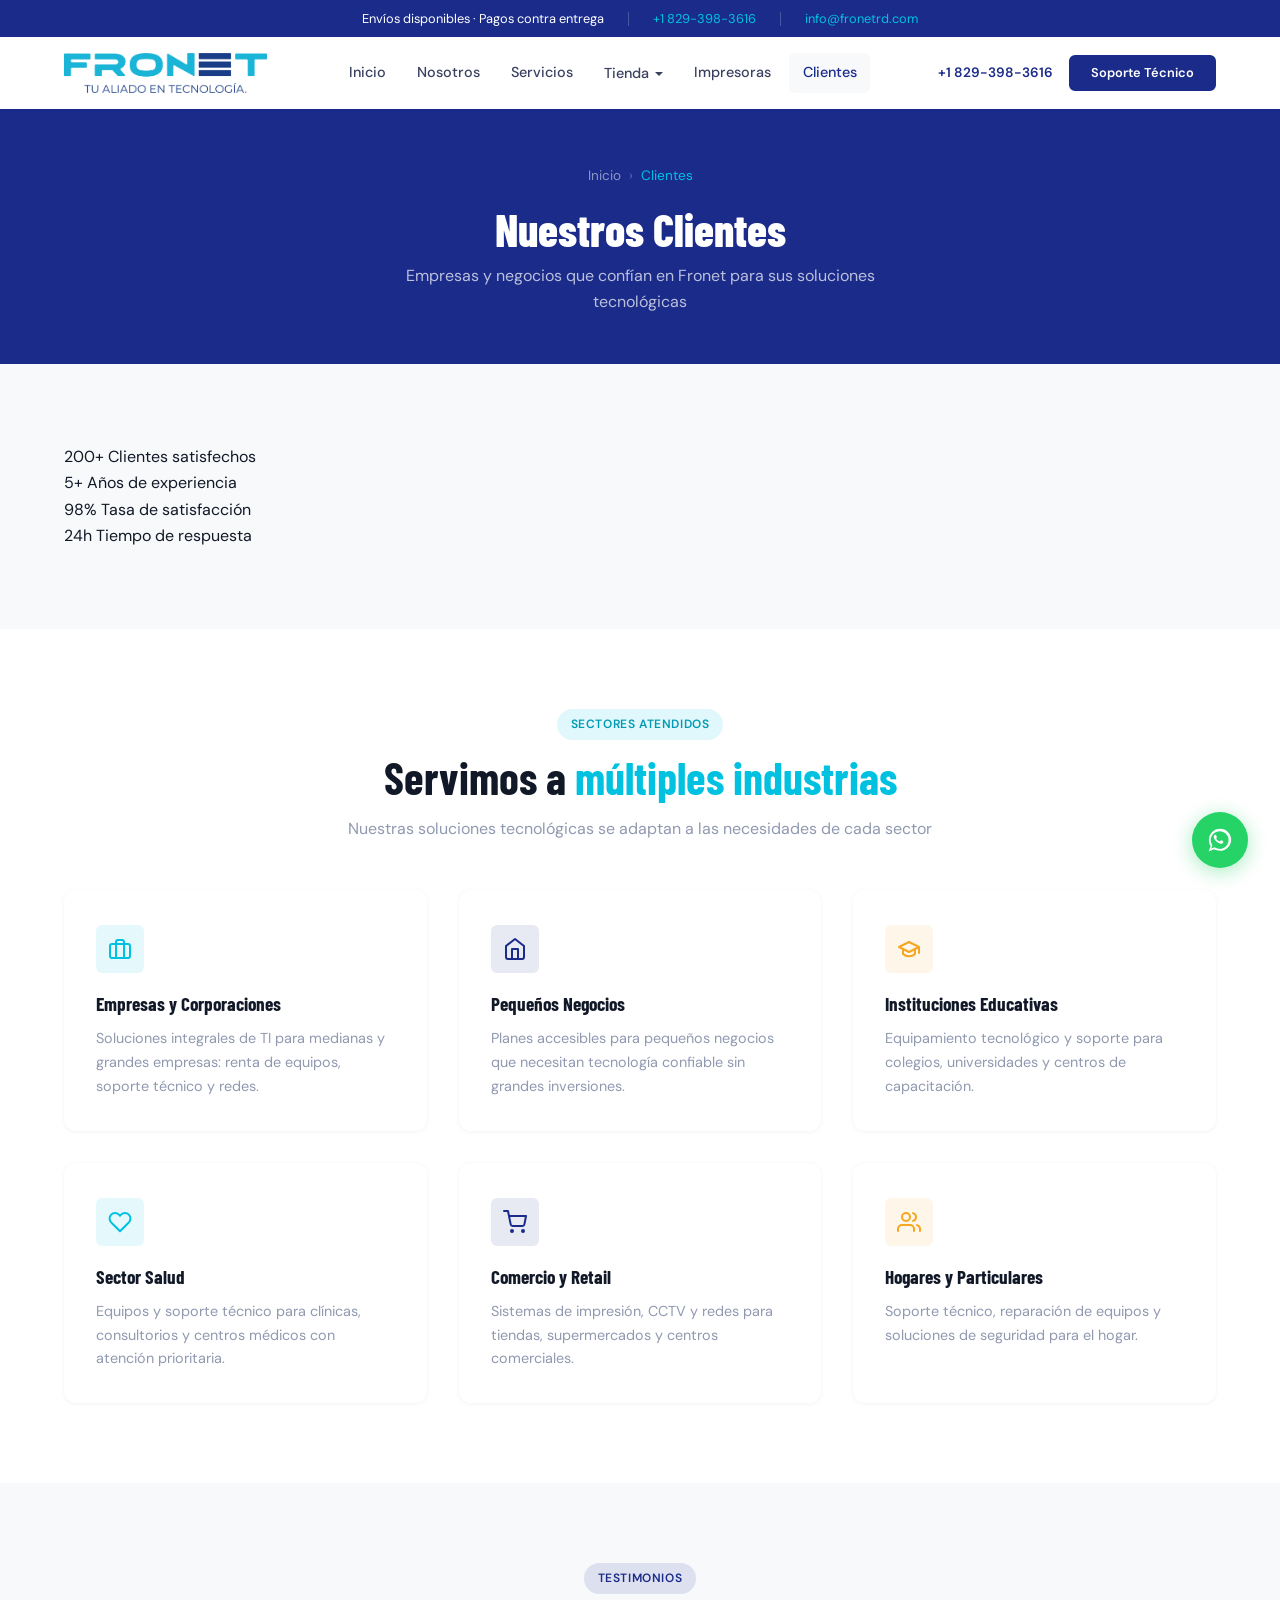
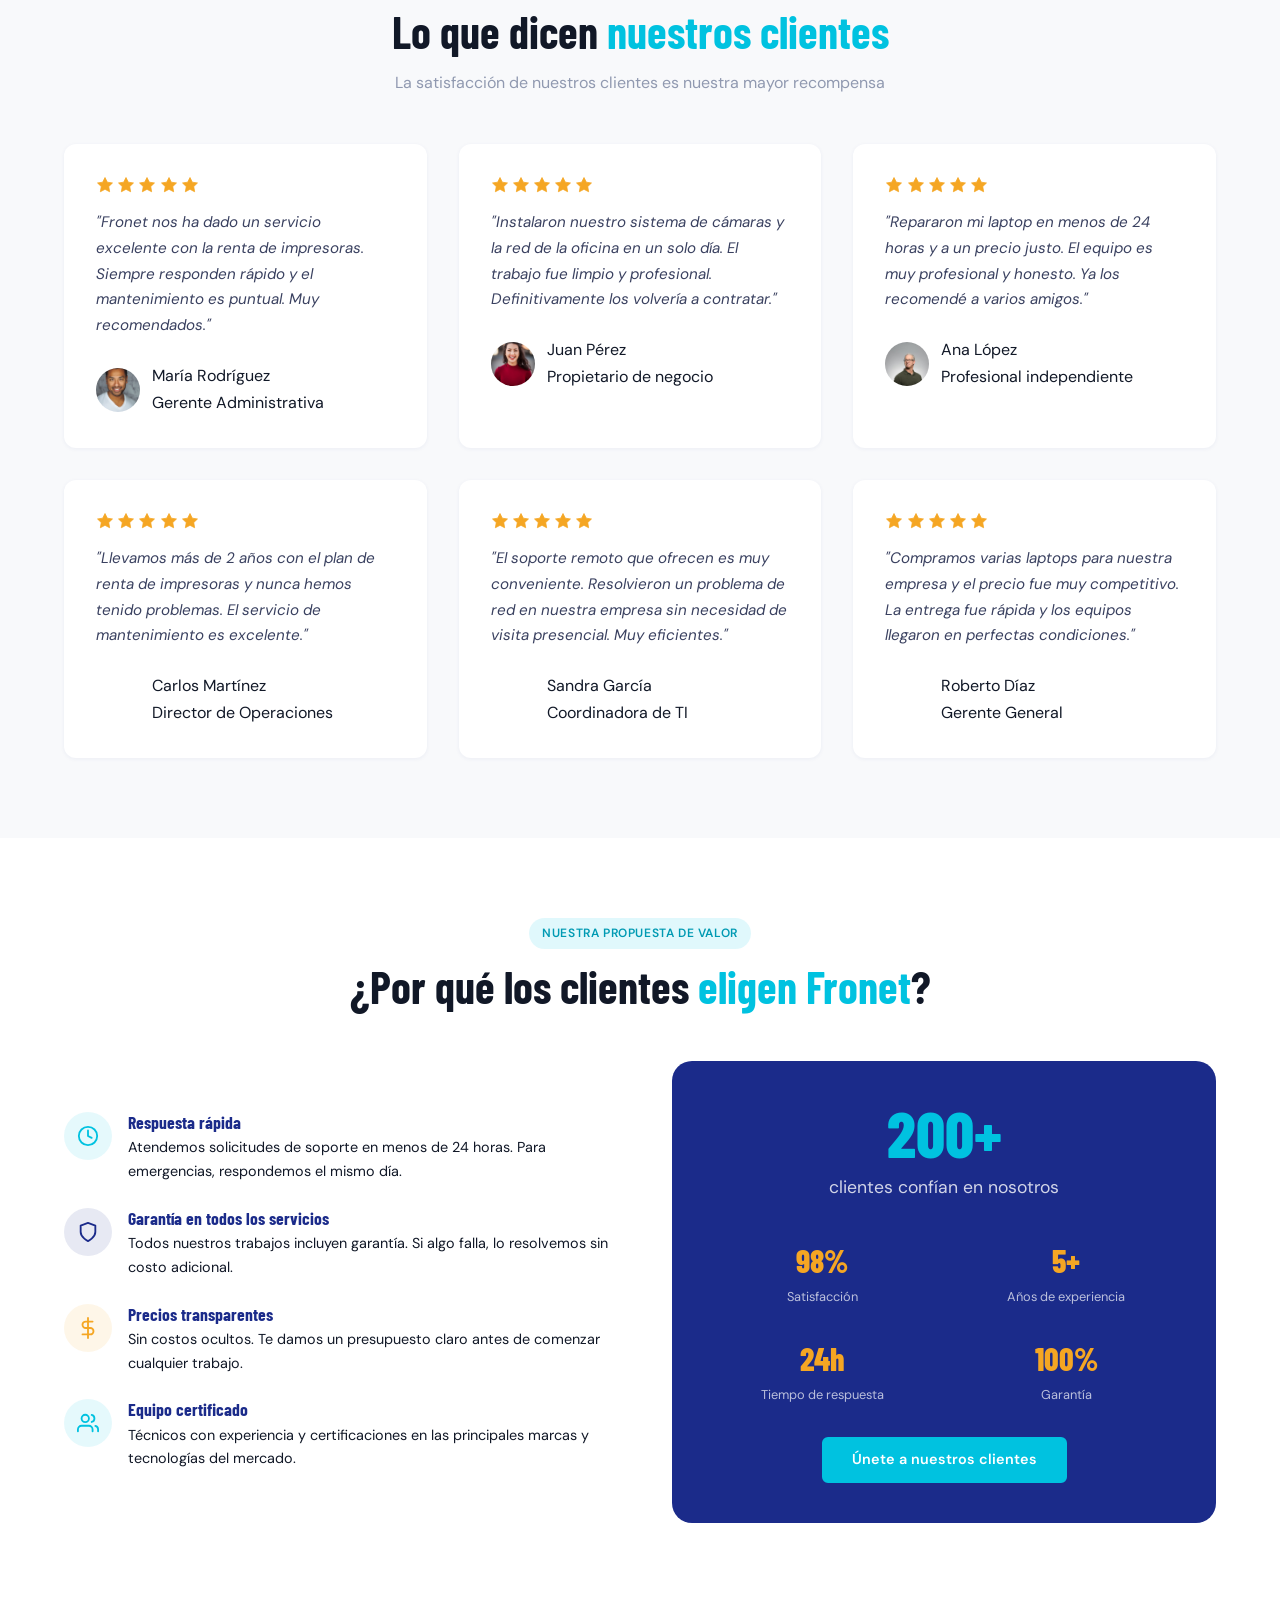
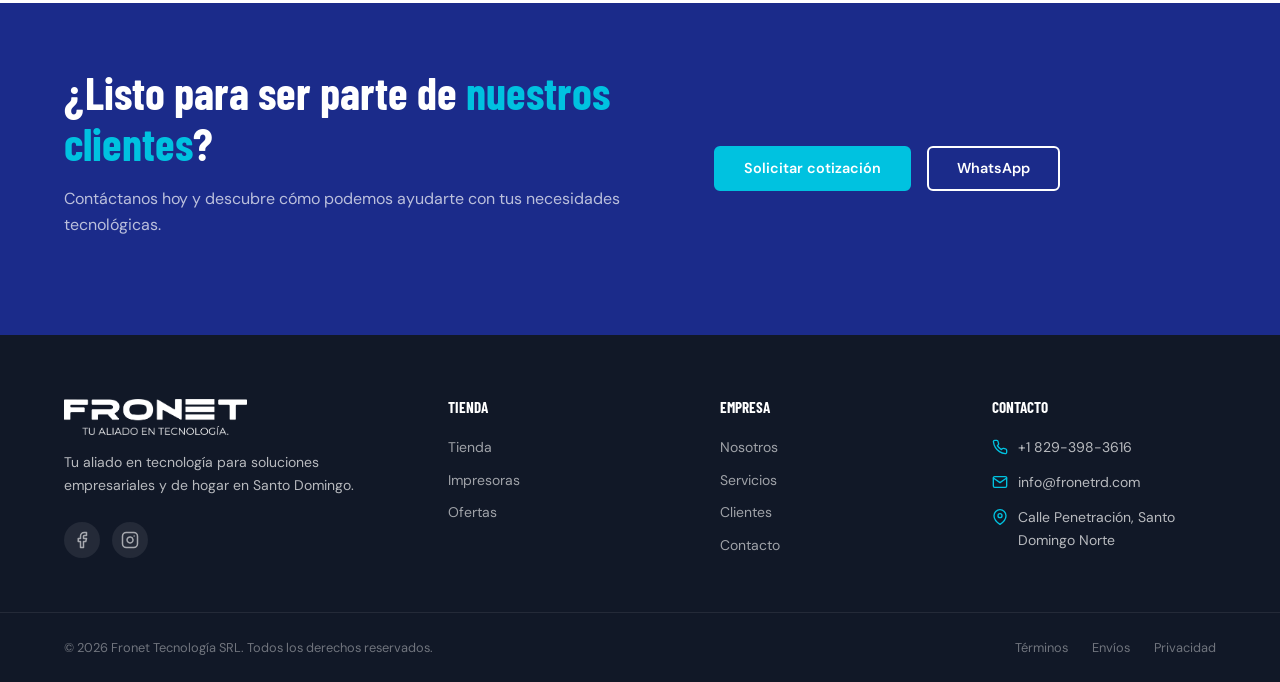
<file: clientes.html>
﻿<!DOCTYPE html>
<html lang="es">
<head>
  <meta charset="UTF-8" />
  <meta name="viewport" content="width=device-width, initial-scale=1.0" />
  <title>Clientes | Fronet Tecnología SRL — Casos de Éxito en Santo Domingo</title>
  <meta name="description" content="Conoce a los clientes que confían en Fronet Tecnología SRL para sus soluciones tecnológicas en Santo Domingo. Testimonios y casos de éxito." />
  <link rel="canonical" href="https://www.fronetrd.com/clientes.html" />
  <meta property="og:title" content="Clientes | Fronet Tecnología SRL" />
  <meta property="og:description" content="Empresas y negocios que confían en Fronet para sus soluciones tecnológicas en Santo Domingo." />
  <meta property="og:image" content="https://www.fronetrd.com/assets/img/og-image.jpg" />
  <meta property="og:locale" content="es_DO" />
  <meta property="og:type" content="website" />
  <meta property="og:url" content="https://www.fronetrd.com/clientes.html" />
  <link rel="preconnect" href="https://fonts.googleapis.com" />
  <link rel="preconnect" href="https://fonts.gstatic.com" crossorigin />
  <link href="https://fonts.googleapis.com/css2?family=Barlow+Condensed:wght@600;700;800&family=DM+Sans:wght@400;500;600&display=swap" rel="stylesheet" />
  <link rel="icon" type="image/svg+xml" href="assets/img/favicon.svg" />
  <link rel="stylesheet" href="assets/css/main.css" />
  <link rel="stylesheet" href="assets/css/components.css" />
</head>
<body>

  <div class="announcement-bar">
    <div class="container">
      <span>Envíos disponibles · Pagos contra entrega</span>
      <span class="announcement-bar__divider"></span>
      <a href="tel:+18293983616">+1 829-398-3616</a>
      <span class="announcement-bar__divider"></span>
      <a href="mailto:info@fronetrd.com">info@fronetrd.com</a>
    </div>
  </div>

  <nav class="navbar" id="navbar" aria-label="Navegación principal">
    <div class="container">
      <a href="index.html" class="navbar__logo" aria-label="Inicio Fronet">
        <img src="assets/img/logo-fronet.png" alt="Logo de Fronet Tecnología SRL" />
      </a>
      <div class="navbar__nav">
        <a class="navbar__link" href="index.html">Inicio</a>
        <a class="navbar__link" href="nosotros.html">Nosotros</a>
        <a class="navbar__link" href="servicios.html">Servicios</a>
        <div class="navbar__dropdown">
          <a class="navbar__link" href="tienda.html">Tienda</a>
          <div class="navbar__dropdown-menu">
            <a href="tienda.html">Tienda</a>
            <a href="impresoras.html">Impresoras</a>
            <a href="ofertas.html">Ofertas</a>
          </div>
        </div>
        <a class="navbar__link" href="impresoras.html">Impresoras</a>
        <a class="navbar__link active" href="clientes.html">Clientes</a>
      </div>
      <div class="navbar__actions">
        <a class="navbar__phone" href="tel:+18293983616">+1 829-398-3616</a>
        <a class="btn btn--primary btn--sm" href="soporte.html">Soporte Técnico</a>
        <button class="navbar__toggle" id="navToggle" aria-label="Abrir menú" aria-expanded="false">
          <span></span><span></span><span></span>
        </button>
      </div>
    </div>
  </nav>

  <div class="mobile-nav" id="mobileNav" aria-hidden="true">
    <button class="mobile-nav__close" id="navClose" aria-label="Cerrar menú">✕</button>
    <a class="mobile-nav__link" href="index.html">Inicio</a>
    <a class="mobile-nav__link" href="nosotros.html">Nosotros</a>
    <a class="mobile-nav__link" href="servicios.html">Servicios</a>
    <a class="mobile-nav__link" href="tienda.html">Tienda</a>
    <a class="mobile-nav__link" href="impresoras.html">Impresoras</a>
    <a class="mobile-nav__link" href="ofertas.html">Ofertas</a>
    <a class="mobile-nav__link active" href="clientes.html">Clientes</a>
    <a class="mobile-nav__link" href="contacto.html">Contacto</a>
    <div class="mobile-nav__actions">
      <a class="btn btn--primary" href="soporte.html">Soporte Técnico</a>
      <a class="btn btn--whatsapp" href="https://wa.me/18293983616" target="_blank" rel="noopener">WhatsApp</a>
    </div>
  </div>

  <main>

    <section class="page-hero">
      <div class="container">
        <nav class="breadcrumb" aria-label="Ruta de navegación">
          <a href="index.html">Inicio</a>
          <span aria-hidden="true">›</span>
          <span class="current">Clientes</span>
        </nav>
        <h1>Nuestros Clientes</h1>
        <p>Empresas y negocios que confían en Fronet para sus soluciones tecnológicas</p>
      </div>
    </section>

    <!-- STATS -->
    <section class="section bg-gray-50">
      <div class="container">
        <div class="stats-grid fade-up">
          <div class="stat-item">
            <span class="stat-item__number">200+</span>
            <span class="stat-item__label">Clientes satisfechos</span>
          </div>
          <div class="stat-item">
            <span class="stat-item__number">5+</span>
            <span class="stat-item__label">Años de experiencia</span>
          </div>
          <div class="stat-item">
            <span class="stat-item__number">98%</span>
            <span class="stat-item__label">Tasa de satisfacción</span>
          </div>
          <div class="stat-item">
            <span class="stat-item__number">24h</span>
            <span class="stat-item__label">Tiempo de respuesta</span>
          </div>
        </div>
      </div>
    </section>

    <!-- SECTORES -->
    <section class="section" id="sectores">
      <div class="container">
        <div class="section-header fade-up">
          <span class="tag tag--cyan">Sectores atendidos</span>
          <h2>Servimos a <span>múltiples industrias</span></h2>
          <p>Nuestras soluciones tecnológicas se adaptan a las necesidades de cada sector</p>
        </div>
        <div class="grid-3">

          <article class="service-card fade-up" data-delay="1">
            <div class="service-card__icon" style="background:rgba(0,194,224,0.1); color:var(--cyan);">
              <svg xmlns="http://www.w3.org/2000/svg" width="24" height="24" viewBox="0 0 24 24" fill="none" stroke="currentColor" stroke-width="2" stroke-linecap="round" stroke-linejoin="round" aria-hidden="true"><rect x="2" y="7" width="20" height="14" rx="2" ry="2"/><path d="M16 21V5a2 2 0 0 0-2-2h-4a2 2 0 0 0-2 2v16"/></svg>
            </div>
            <h3>Empresas y Corporaciones</h3>
            <p>Soluciones integrales de TI para medianas y grandes empresas: renta de equipos, soporte técnico y redes.</p>
          </article>

          <article class="service-card fade-up" data-delay="2">
            <div class="service-card__icon" style="background:rgba(27,43,138,0.1); color:var(--navy);">
              <svg xmlns="http://www.w3.org/2000/svg" width="24" height="24" viewBox="0 0 24 24" fill="none" stroke="currentColor" stroke-width="2" stroke-linecap="round" stroke-linejoin="round" aria-hidden="true"><path d="M3 9l9-7 9 7v11a2 2 0 0 1-2 2H5a2 2 0 0 1-2-2z"/><polyline points="9 22 9 12 15 12 15 22"/></svg>
            </div>
            <h3>Pequeños Negocios</h3>
            <p>Planes accesibles para pequeños negocios que necesitan tecnología confiable sin grandes inversiones.</p>
          </article>

          <article class="service-card fade-up" data-delay="3">
            <div class="service-card__icon" style="background:rgba(245,166,35,0.1); color:var(--gold);">
              <svg xmlns="http://www.w3.org/2000/svg" width="24" height="24" viewBox="0 0 24 24" fill="none" stroke="currentColor" stroke-width="2" stroke-linecap="round" stroke-linejoin="round" aria-hidden="true"><path d="M22 10v6M2 10l10-5 10 5-10 5z"/><path d="M6 12v5c3 3 9 3 12 0v-5"/></svg>
            </div>
            <h3>Instituciones Educativas</h3>
            <p>Equipamiento tecnológico y soporte para colegios, universidades y centros de capacitación.</p>
          </article>

          <article class="service-card fade-up" data-delay="1">
            <div class="service-card__icon" style="background:rgba(0,194,224,0.1); color:var(--cyan);">
              <svg xmlns="http://www.w3.org/2000/svg" width="24" height="24" viewBox="0 0 24 24" fill="none" stroke="currentColor" stroke-width="2" stroke-linecap="round" stroke-linejoin="round" aria-hidden="true"><path d="M20.84 4.61a5.5 5.5 0 0 0-7.78 0L12 5.67l-1.06-1.06a5.5 5.5 0 0 0-7.78 7.78l1.06 1.06L12 21.23l7.78-7.78 1.06-1.06a5.5 5.5 0 0 0 0-7.78z"/></svg>
            </div>
            <h3>Sector Salud</h3>
            <p>Equipos y soporte técnico para clínicas, consultorios y centros médicos con atención prioritaria.</p>
          </article>

          <article class="service-card fade-up" data-delay="2">
            <div class="service-card__icon" style="background:rgba(27,43,138,0.1); color:var(--navy);">
              <svg xmlns="http://www.w3.org/2000/svg" width="24" height="24" viewBox="0 0 24 24" fill="none" stroke="currentColor" stroke-width="2" stroke-linecap="round" stroke-linejoin="round" aria-hidden="true"><circle cx="9" cy="21" r="1"/><circle cx="20" cy="21" r="1"/><path d="M1 1h4l2.68 13.39a2 2 0 0 0 2 1.61h9.72a2 2 0 0 0 2-1.61L23 6H6"/></svg>
            </div>
            <h3>Comercio y Retail</h3>
            <p>Sistemas de impresión, CCTV y redes para tiendas, supermercados y centros comerciales.</p>
          </article>

          <article class="service-card fade-up" data-delay="3">
            <div class="service-card__icon" style="background:rgba(245,166,35,0.1); color:var(--gold);">
              <svg xmlns="http://www.w3.org/2000/svg" width="24" height="24" viewBox="0 0 24 24" fill="none" stroke="currentColor" stroke-width="2" stroke-linecap="round" stroke-linejoin="round" aria-hidden="true"><path d="M17 21v-2a4 4 0 0 0-4-4H5a4 4 0 0 0-4 4v2"/><circle cx="9" cy="7" r="4"/><path d="M23 21v-2a4 4 0 0 0-3-3.87"/><path d="M16 3.13a4 4 0 0 1 0 7.75"/></svg>
            </div>
            <h3>Hogares y Particulares</h3>
            <p>Soporte técnico, reparación de equipos y soluciones de seguridad para el hogar.</p>
          </article>

        </div>
      </div>
    </section>

    <!-- TESTIMONIOS -->
    <section class="section bg-gray-50" id="testimonios">
      <div class="container">
        <div class="section-header fade-up">
          <span class="tag tag--navy">Testimonios</span>
          <h2>Lo que dicen <span>nuestros clientes</span></h2>
          <p>La satisfacción de nuestros clientes es nuestra mayor recompensa</p>
        </div>
        <div class="grid-3">

          <article class="testimonial-card fade-up" data-delay="1">
            <div class="testimonial-card__stars" aria-label="5 estrellas">
              <svg xmlns="http://www.w3.org/2000/svg" width="16" height="16" viewBox="0 0 24 24" fill="var(--gold)" stroke="var(--gold)" stroke-width="1" aria-hidden="true"><polygon points="12 2 15.09 8.26 22 9.27 17 14.14 18.18 21.02 12 17.77 5.82 21.02 7 14.14 2 9.27 8.91 8.26 12 2"/></svg>
              <svg xmlns="http://www.w3.org/2000/svg" width="16" height="16" viewBox="0 0 24 24" fill="var(--gold)" stroke="var(--gold)" stroke-width="1" aria-hidden="true"><polygon points="12 2 15.09 8.26 22 9.27 17 14.14 18.18 21.02 12 17.77 5.82 21.02 7 14.14 2 9.27 8.91 8.26 12 2"/></svg>
              <svg xmlns="http://www.w3.org/2000/svg" width="16" height="16" viewBox="0 0 24 24" fill="var(--gold)" stroke="var(--gold)" stroke-width="1" aria-hidden="true"><polygon points="12 2 15.09 8.26 22 9.27 17 14.14 18.18 21.02 12 17.77 5.82 21.02 7 14.14 2 9.27 8.91 8.26 12 2"/></svg>
              <svg xmlns="http://www.w3.org/2000/svg" width="16" height="16" viewBox="0 0 24 24" fill="var(--gold)" stroke="var(--gold)" stroke-width="1" aria-hidden="true"><polygon points="12 2 15.09 8.26 22 9.27 17 14.14 18.18 21.02 12 17.77 5.82 21.02 7 14.14 2 9.27 8.91 8.26 12 2"/></svg>
              <svg xmlns="http://www.w3.org/2000/svg" width="16" height="16" viewBox="0 0 24 24" fill="var(--gold)" stroke="var(--gold)" stroke-width="1" aria-hidden="true"><polygon points="12 2 15.09 8.26 22 9.27 17 14.14 18.18 21.02 12 17.77 5.82 21.02 7 14.14 2 9.27 8.91 8.26 12 2"/></svg>
            </div>
            <blockquote class="testimonial-card__text">"Fronet nos ha dado un servicio excelente con la renta de impresoras. Siempre responden rápido y el mantenimiento es puntual. Muy recomendados."</blockquote>
            <div class="testimonial-card__author">
              <img class="testimonial-card__avatar" src="assets/img/avatar-cliente-1.jpg" alt="Foto de María Rodríguez" loading="lazy" />
              <div>
                <div class="testimonial-card__name">María Rodríguez</div>
                <div class="testimonial-card__role">Gerente Administrativa</div>
              </div>
            </div>
          </article>

          <article class="testimonial-card fade-up" data-delay="2">
            <div class="testimonial-card__stars" aria-label="5 estrellas">
              <svg xmlns="http://www.w3.org/2000/svg" width="16" height="16" viewBox="0 0 24 24" fill="var(--gold)" stroke="var(--gold)" stroke-width="1" aria-hidden="true"><polygon points="12 2 15.09 8.26 22 9.27 17 14.14 18.18 21.02 12 17.77 5.82 21.02 7 14.14 2 9.27 8.91 8.26 12 2"/></svg>
              <svg xmlns="http://www.w3.org/2000/svg" width="16" height="16" viewBox="0 0 24 24" fill="var(--gold)" stroke="var(--gold)" stroke-width="1" aria-hidden="true"><polygon points="12 2 15.09 8.26 22 9.27 17 14.14 18.18 21.02 12 17.77 5.82 21.02 7 14.14 2 9.27 8.91 8.26 12 2"/></svg>
              <svg xmlns="http://www.w3.org/2000/svg" width="16" height="16" viewBox="0 0 24 24" fill="var(--gold)" stroke="var(--gold)" stroke-width="1" aria-hidden="true"><polygon points="12 2 15.09 8.26 22 9.27 17 14.14 18.18 21.02 12 17.77 5.82 21.02 7 14.14 2 9.27 8.91 8.26 12 2"/></svg>
              <svg xmlns="http://www.w3.org/2000/svg" width="16" height="16" viewBox="0 0 24 24" fill="var(--gold)" stroke="var(--gold)" stroke-width="1" aria-hidden="true"><polygon points="12 2 15.09 8.26 22 9.27 17 14.14 18.18 21.02 12 17.77 5.82 21.02 7 14.14 2 9.27 8.91 8.26 12 2"/></svg>
              <svg xmlns="http://www.w3.org/2000/svg" width="16" height="16" viewBox="0 0 24 24" fill="var(--gold)" stroke="var(--gold)" stroke-width="1" aria-hidden="true"><polygon points="12 2 15.09 8.26 22 9.27 17 14.14 18.18 21.02 12 17.77 5.82 21.02 7 14.14 2 9.27 8.91 8.26 12 2"/></svg>
            </div>
            <blockquote class="testimonial-card__text">"Instalaron nuestro sistema de cámaras y la red de la oficina en un solo día. El trabajo fue limpio y profesional. Definitivamente los volvería a contratar."</blockquote>
            <div class="testimonial-card__author">
              <img class="testimonial-card__avatar" src="assets/img/avatar-cliente-2.jpg" alt="Foto de Juan Pérez" loading="lazy" />
              <div>
                <div class="testimonial-card__name">Juan Pérez</div>
                <div class="testimonial-card__role">Propietario de negocio</div>
              </div>
            </div>
          </article>

          <article class="testimonial-card fade-up" data-delay="3">
            <div class="testimonial-card__stars" aria-label="5 estrellas">
              <svg xmlns="http://www.w3.org/2000/svg" width="16" height="16" viewBox="0 0 24 24" fill="var(--gold)" stroke="var(--gold)" stroke-width="1" aria-hidden="true"><polygon points="12 2 15.09 8.26 22 9.27 17 14.14 18.18 21.02 12 17.77 5.82 21.02 7 14.14 2 9.27 8.91 8.26 12 2"/></svg>
              <svg xmlns="http://www.w3.org/2000/svg" width="16" height="16" viewBox="0 0 24 24" fill="var(--gold)" stroke="var(--gold)" stroke-width="1" aria-hidden="true"><polygon points="12 2 15.09 8.26 22 9.27 17 14.14 18.18 21.02 12 17.77 5.82 21.02 7 14.14 2 9.27 8.91 8.26 12 2"/></svg>
              <svg xmlns="http://www.w3.org/2000/svg" width="16" height="16" viewBox="0 0 24 24" fill="var(--gold)" stroke="var(--gold)" stroke-width="1" aria-hidden="true"><polygon points="12 2 15.09 8.26 22 9.27 17 14.14 18.18 21.02 12 17.77 5.82 21.02 7 14.14 2 9.27 8.91 8.26 12 2"/></svg>
              <svg xmlns="http://www.w3.org/2000/svg" width="16" height="16" viewBox="0 0 24 24" fill="var(--gold)" stroke="var(--gold)" stroke-width="1" aria-hidden="true"><polygon points="12 2 15.09 8.26 22 9.27 17 14.14 18.18 21.02 12 17.77 5.82 21.02 7 14.14 2 9.27 8.91 8.26 12 2"/></svg>
              <svg xmlns="http://www.w3.org/2000/svg" width="16" height="16" viewBox="0 0 24 24" fill="var(--gold)" stroke="var(--gold)" stroke-width="1" aria-hidden="true"><polygon points="12 2 15.09 8.26 22 9.27 17 14.14 18.18 21.02 12 17.77 5.82 21.02 7 14.14 2 9.27 8.91 8.26 12 2"/></svg>
            </div>
            <blockquote class="testimonial-card__text">"Repararon mi laptop en menos de 24 horas y a un precio justo. El equipo es muy profesional y honesto. Ya los recomendé a varios amigos."</blockquote>
            <div class="testimonial-card__author">
              <img class="testimonial-card__avatar" src="assets/img/avatar-cliente-3.jpg" alt="Foto de Ana López" loading="lazy" />
              <div>
                <div class="testimonial-card__name">Ana López</div>
                <div class="testimonial-card__role">Profesional independiente</div>
              </div>
            </div>
          </article>

          <article class="testimonial-card fade-up" data-delay="1">
            <div class="testimonial-card__stars" aria-label="5 estrellas">
              <svg xmlns="http://www.w3.org/2000/svg" width="16" height="16" viewBox="0 0 24 24" fill="var(--gold)" stroke="var(--gold)" stroke-width="1" aria-hidden="true"><polygon points="12 2 15.09 8.26 22 9.27 17 14.14 18.18 21.02 12 17.77 5.82 21.02 7 14.14 2 9.27 8.91 8.26 12 2"/></svg>
              <svg xmlns="http://www.w3.org/2000/svg" width="16" height="16" viewBox="0 0 24 24" fill="var(--gold)" stroke="var(--gold)" stroke-width="1" aria-hidden="true"><polygon points="12 2 15.09 8.26 22 9.27 17 14.14 18.18 21.02 12 17.77 5.82 21.02 7 14.14 2 9.27 8.91 8.26 12 2"/></svg>
              <svg xmlns="http://www.w3.org/2000/svg" width="16" height="16" viewBox="0 0 24 24" fill="var(--gold)" stroke="var(--gold)" stroke-width="1" aria-hidden="true"><polygon points="12 2 15.09 8.26 22 9.27 17 14.14 18.18 21.02 12 17.77 5.82 21.02 7 14.14 2 9.27 8.91 8.26 12 2"/></svg>
              <svg xmlns="http://www.w3.org/2000/svg" width="16" height="16" viewBox="0 0 24 24" fill="var(--gold)" stroke="var(--gold)" stroke-width="1" aria-hidden="true"><polygon points="12 2 15.09 8.26 22 9.27 17 14.14 18.18 21.02 12 17.77 5.82 21.02 7 14.14 2 9.27 8.91 8.26 12 2"/></svg>
              <svg xmlns="http://www.w3.org/2000/svg" width="16" height="16" viewBox="0 0 24 24" fill="var(--gold)" stroke="var(--gold)" stroke-width="1" aria-hidden="true"><polygon points="12 2 15.09 8.26 22 9.27 17 14.14 18.18 21.02 12 17.77 5.82 21.02 7 14.14 2 9.27 8.91 8.26 12 2"/></svg>
            </div>
            <blockquote class="testimonial-card__text">"Llevamos más de 2 años con el plan de renta de impresoras y nunca hemos tenido problemas. El servicio de mantenimiento es excelente."</blockquote>
            <div class="testimonial-card__author">
              <div class="testimonial-card__avatar" aria-hidden="true">CM</div>
              <div>
                <div class="testimonial-card__name">Carlos Martínez</div>
                <div class="testimonial-card__role">Director de Operaciones</div>
              </div>
            </div>
          </article>

          <article class="testimonial-card fade-up" data-delay="2">
            <div class="testimonial-card__stars" aria-label="5 estrellas">
              <svg xmlns="http://www.w3.org/2000/svg" width="16" height="16" viewBox="0 0 24 24" fill="var(--gold)" stroke="var(--gold)" stroke-width="1" aria-hidden="true"><polygon points="12 2 15.09 8.26 22 9.27 17 14.14 18.18 21.02 12 17.77 5.82 21.02 7 14.14 2 9.27 8.91 8.26 12 2"/></svg>
              <svg xmlns="http://www.w3.org/2000/svg" width="16" height="16" viewBox="0 0 24 24" fill="var(--gold)" stroke="var(--gold)" stroke-width="1" aria-hidden="true"><polygon points="12 2 15.09 8.26 22 9.27 17 14.14 18.18 21.02 12 17.77 5.82 21.02 7 14.14 2 9.27 8.91 8.26 12 2"/></svg>
              <svg xmlns="http://www.w3.org/2000/svg" width="16" height="16" viewBox="0 0 24 24" fill="var(--gold)" stroke="var(--gold)" stroke-width="1" aria-hidden="true"><polygon points="12 2 15.09 8.26 22 9.27 17 14.14 18.18 21.02 12 17.77 5.82 21.02 7 14.14 2 9.27 8.91 8.26 12 2"/></svg>
              <svg xmlns="http://www.w3.org/2000/svg" width="16" height="16" viewBox="0 0 24 24" fill="var(--gold)" stroke="var(--gold)" stroke-width="1" aria-hidden="true"><polygon points="12 2 15.09 8.26 22 9.27 17 14.14 18.18 21.02 12 17.77 5.82 21.02 7 14.14 2 9.27 8.91 8.26 12 2"/></svg>
              <svg xmlns="http://www.w3.org/2000/svg" width="16" height="16" viewBox="0 0 24 24" fill="var(--gold)" stroke="var(--gold)" stroke-width="1" aria-hidden="true"><polygon points="12 2 15.09 8.26 22 9.27 17 14.14 18.18 21.02 12 17.77 5.82 21.02 7 14.14 2 9.27 8.91 8.26 12 2"/></svg>
            </div>
            <blockquote class="testimonial-card__text">"El soporte remoto que ofrecen es muy conveniente. Resolvieron un problema de red en nuestra empresa sin necesidad de visita presencial. Muy eficientes."</blockquote>
            <div class="testimonial-card__author">
              <div class="testimonial-card__avatar" aria-hidden="true">SG</div>
              <div>
                <div class="testimonial-card__name">Sandra García</div>
                <div class="testimonial-card__role">Coordinadora de TI</div>
              </div>
            </div>
          </article>

          <article class="testimonial-card fade-up" data-delay="3">
            <div class="testimonial-card__stars" aria-label="5 estrellas">
              <svg xmlns="http://www.w3.org/2000/svg" width="16" height="16" viewBox="0 0 24 24" fill="var(--gold)" stroke="var(--gold)" stroke-width="1" aria-hidden="true"><polygon points="12 2 15.09 8.26 22 9.27 17 14.14 18.18 21.02 12 17.77 5.82 21.02 7 14.14 2 9.27 8.91 8.26 12 2"/></svg>
              <svg xmlns="http://www.w3.org/2000/svg" width="16" height="16" viewBox="0 0 24 24" fill="var(--gold)" stroke="var(--gold)" stroke-width="1" aria-hidden="true"><polygon points="12 2 15.09 8.26 22 9.27 17 14.14 18.18 21.02 12 17.77 5.82 21.02 7 14.14 2 9.27 8.91 8.26 12 2"/></svg>
              <svg xmlns="http://www.w3.org/2000/svg" width="16" height="16" viewBox="0 0 24 24" fill="var(--gold)" stroke="var(--gold)" stroke-width="1" aria-hidden="true"><polygon points="12 2 15.09 8.26 22 9.27 17 14.14 18.18 21.02 12 17.77 5.82 21.02 7 14.14 2 9.27 8.91 8.26 12 2"/></svg>
              <svg xmlns="http://www.w3.org/2000/svg" width="16" height="16" viewBox="0 0 24 24" fill="var(--gold)" stroke="var(--gold)" stroke-width="1" aria-hidden="true"><polygon points="12 2 15.09 8.26 22 9.27 17 14.14 18.18 21.02 12 17.77 5.82 21.02 7 14.14 2 9.27 8.91 8.26 12 2"/></svg>
              <svg xmlns="http://www.w3.org/2000/svg" width="16" height="16" viewBox="0 0 24 24" fill="var(--gold)" stroke="var(--gold)" stroke-width="1" aria-hidden="true"><polygon points="12 2 15.09 8.26 22 9.27 17 14.14 18.18 21.02 12 17.77 5.82 21.02 7 14.14 2 9.27 8.91 8.26 12 2"/></svg>
            </div>
            <blockquote class="testimonial-card__text">"Compramos varias laptops para nuestra empresa y el precio fue muy competitivo. La entrega fue rápida y los equipos llegaron en perfectas condiciones."</blockquote>
            <div class="testimonial-card__author">
              <div class="testimonial-card__avatar" aria-hidden="true">RD</div>
              <div>
                <div class="testimonial-card__name">Roberto Díaz</div>
                <div class="testimonial-card__role">Gerente General</div>
              </div>
            </div>
          </article>

        </div>
      </div>
    </section>

    <!-- POR QUÉ CONFÍAN EN NOSOTROS -->
    <section class="section" id="por-que-fronet">
      <div class="container">
        <div class="section-header fade-up">
          <span class="tag tag--cyan">Nuestra propuesta de valor</span>
          <h2>¿Por qué los clientes <span>eligen Fronet</span>?</h2>
        </div>
        <div class="grid-2" style="align-items:center; gap:4rem;">
          <div class="fade-up">
            <ul style="list-style:none; padding:0; margin:0; display:flex; flex-direction:column; gap:1.5rem;">
              <li style="display:flex; gap:1rem; align-items:flex-start;">
                <div style="width:48px; height:48px; border-radius:50%; background:rgba(0,194,224,0.1); display:flex; align-items:center; justify-content:center; flex-shrink:0; color:var(--cyan);">
                  <svg xmlns="http://www.w3.org/2000/svg" width="22" height="22" viewBox="0 0 24 24" fill="none" stroke="currentColor" stroke-width="2" stroke-linecap="round" stroke-linejoin="round" aria-hidden="true"><circle cx="12" cy="12" r="10"/><polyline points="12 6 12 12 16 14"/></svg>
                </div>
                <div>
                  <h4 style="font-family:var(--font-display); font-size:1.1rem; font-weight:700; color:var(--navy); margin-bottom:0.25rem;">Respuesta rápida</h4>
                  <p style="color:var(--gray-600); font-size:0.9rem; margin:0;">Atendemos solicitudes de soporte en menos de 24 horas. Para emergencias, respondemos el mismo día.</p>
                </div>
              </li>
              <li style="display:flex; gap:1rem; align-items:flex-start;">
                <div style="width:48px; height:48px; border-radius:50%; background:rgba(27,43,138,0.1); display:flex; align-items:center; justify-content:center; flex-shrink:0; color:var(--navy);">
                  <svg xmlns="http://www.w3.org/2000/svg" width="22" height="22" viewBox="0 0 24 24" fill="none" stroke="currentColor" stroke-width="2" stroke-linecap="round" stroke-linejoin="round" aria-hidden="true"><path d="M12 22s8-4 8-10V5l-8-3-8 3v7c0 6 8 10 8 10z"/></svg>
                </div>
                <div>
                  <h4 style="font-family:var(--font-display); font-size:1.1rem; font-weight:700; color:var(--navy); margin-bottom:0.25rem;">Garantía en todos los servicios</h4>
                  <p style="color:var(--gray-600); font-size:0.9rem; margin:0;">Todos nuestros trabajos incluyen garantía. Si algo falla, lo resolvemos sin costo adicional.</p>
                </div>
              </li>
              <li style="display:flex; gap:1rem; align-items:flex-start;">
                <div style="width:48px; height:48px; border-radius:50%; background:rgba(245,166,35,0.1); display:flex; align-items:center; justify-content:center; flex-shrink:0; color:var(--gold);">
                  <svg xmlns="http://www.w3.org/2000/svg" width="22" height="22" viewBox="0 0 24 24" fill="none" stroke="currentColor" stroke-width="2" stroke-linecap="round" stroke-linejoin="round" aria-hidden="true"><line x1="12" y1="1" x2="12" y2="23"/><path d="M17 5H9.5a3.5 3.5 0 0 0 0 7h5a3.5 3.5 0 0 1 0 7H6"/></svg>
                </div>
                <div>
                  <h4 style="font-family:var(--font-display); font-size:1.1rem; font-weight:700; color:var(--navy); margin-bottom:0.25rem;">Precios transparentes</h4>
                  <p style="color:var(--gray-600); font-size:0.9rem; margin:0;">Sin costos ocultos. Te damos un presupuesto claro antes de comenzar cualquier trabajo.</p>
                </div>
              </li>
              <li style="display:flex; gap:1rem; align-items:flex-start;">
                <div style="width:48px; height:48px; border-radius:50%; background:rgba(0,194,224,0.1); display:flex; align-items:center; justify-content:center; flex-shrink:0; color:var(--cyan);">
                  <svg xmlns="http://www.w3.org/2000/svg" width="22" height="22" viewBox="0 0 24 24" fill="none" stroke="currentColor" stroke-width="2" stroke-linecap="round" stroke-linejoin="round" aria-hidden="true"><path d="M17 21v-2a4 4 0 0 0-4-4H5a4 4 0 0 0-4 4v2"/><circle cx="9" cy="7" r="4"/><path d="M23 21v-2a4 4 0 0 0-3-3.87"/><path d="M16 3.13a4 4 0 0 1 0 7.75"/></svg>
                </div>
                <div>
                  <h4 style="font-family:var(--font-display); font-size:1.1rem; font-weight:700; color:var(--navy); margin-bottom:0.25rem;">Equipo certificado</h4>
                  <p style="color:var(--gray-600); font-size:0.9rem; margin:0;">Técnicos con experiencia y certificaciones en las principales marcas y tecnologías del mercado.</p>
                </div>
              </li>
            </ul>
          </div>
          <div class="fade-up" style="background:var(--navy); border-radius:var(--radius-lg); padding:2.5rem; color:#fff; text-align:center;">
            <div style="font-size:4rem; font-weight:800; font-family:var(--font-display); color:var(--cyan); line-height:1; margin-bottom:0.5rem;">200+</div>
            <div style="font-size:1.1rem; color:rgba(255,255,255,0.8); margin-bottom:2rem;">clientes confían en nosotros</div>
            <div style="display:grid; grid-template-columns:1fr 1fr; gap:1.5rem; margin-bottom:2rem;">
              <div>
                <div style="font-size:2rem; font-weight:800; font-family:var(--font-display); color:var(--gold);">98%</div>
                <div style="font-size:0.8rem; color:rgba(255,255,255,0.7);">Satisfacción</div>
              </div>
              <div>
                <div style="font-size:2rem; font-weight:800; font-family:var(--font-display); color:var(--gold);">5+</div>
                <div style="font-size:0.8rem; color:rgba(255,255,255,0.7);">Años de experiencia</div>
              </div>
              <div>
                <div style="font-size:2rem; font-weight:800; font-family:var(--font-display); color:var(--gold);">24h</div>
                <div style="font-size:0.8rem; color:rgba(255,255,255,0.7);">Tiempo de respuesta</div>
              </div>
              <div>
                <div style="font-size:2rem; font-weight:800; font-family:var(--font-display); color:var(--gold);">100%</div>
                <div style="font-size:0.8rem; color:rgba(255,255,255,0.7);">Garantía</div>
              </div>
            </div>
            <a class="btn btn--cyan" href="contacto.html">Únete a nuestros clientes</a>
          </div>
        </div>
      </div>
    </section>

    <!-- CTA -->
    <section class="cta-soporte fade-up">
      <div class="container">
        <div>
          <h2>¿Listo para ser parte de <span>nuestros clientes</span>?</h2>
          <p>Contáctanos hoy y descubre cómo podemos ayudarte con tus necesidades tecnológicas.</p>
        </div>
        <div class="cta-soporte__actions">
          <a class="btn btn--cyan" href="contacto.html">Solicitar cotización</a>
          <a class="btn btn--outline-white" href="https://wa.me/18293983616" target="_blank" rel="noopener">WhatsApp</a>
        </div>
      </div>
    </section>

  </main>

  <footer class="footer">
    <div class="container">
      <div class="footer__brand">
        <a class="footer__logo" href="index.html">
          <img src="assets/img/logo-fronet.png" alt="Logo blanco de Fronet Tecnología SRL" style="filter:brightness(0) invert(1);" />
        </a>
        <p>Tu aliado en tecnología para soluciones empresariales y de hogar en Santo Domingo.</p>
        <div class="footer__social">
          <a href="https://web.facebook.com/profile.php?id=100089948240589" target="_blank" rel="noopener" aria-label="Facebook de Fronet">
            <svg xmlns="http://www.w3.org/2000/svg" width="18" height="18" viewBox="0 0 24 24" fill="none" stroke="currentColor" stroke-width="2" stroke-linecap="round" stroke-linejoin="round" aria-hidden="true"><path d="M18 2h-3a5 5 0 0 0-5 5v3H7v4h3v8h4v-8h3l1-4h-4V7a1 1 0 0 1 1-1h3z"/></svg>
          </a>
          <a href="https://www.instagram.com/fronetrd/" target="_blank" rel="noopener" aria-label="Instagram de Fronet">
            <svg xmlns="http://www.w3.org/2000/svg" width="18" height="18" viewBox="0 0 24 24" fill="none" stroke="currentColor" stroke-width="2" stroke-linecap="round" stroke-linejoin="round" aria-hidden="true"><rect x="2" y="2" width="20" height="20" rx="5" ry="5"/><path d="M16 11.37A4 4 0 1 1 12.63 8 4 4 0 0 1 16 11.37z"/><line x1="17.5" y1="6.5" x2="17.51" y2="6.5"/></svg>
          </a>
        </div>
      </div>
      <div>
        <h4>Tienda</h4>
        <div class="footer__links">
          <a href="tienda.html">Tienda</a>
          <a href="impresoras.html">Impresoras</a>
          <a href="ofertas.html">Ofertas</a>
        </div>
      </div>
      <div>
        <h4>Empresa</h4>
        <div class="footer__links">
          <a href="nosotros.html">Nosotros</a>
          <a href="servicios.html">Servicios</a>
          <a href="clientes.html">Clientes</a>
          <a href="contacto.html">Contacto</a>
        </div>
      </div>
      <div>
        <h4>Contacto</h4>
        <div class="footer__contact-item">
          <svg xmlns="http://www.w3.org/2000/svg" width="16" height="16" viewBox="0 0 24 24" fill="none" stroke="currentColor" stroke-width="2" stroke-linecap="round" stroke-linejoin="round" aria-hidden="true"><path d="M22 16.92v3a2 2 0 0 1-2.18 2 19.79 19.79 0 0 1-8.63-3.07 19.5 19.5 0 0 1-6-6 19.79 19.79 0 0 1-3.07-8.67A2 2 0 0 1 4.11 2h3a2 2 0 0 1 2 1.72c.127.96.361 1.903.7 2.81a2 2 0 0 1-.45 2.11L8.09 9.91a16 16 0 0 0 6 6l1.27-1.27a2 2 0 0 1 2.11-.45c.907.339 1.85.573 2.81.7A2 2 0 0 1 22 16.92z"/></svg>
          <a href="tel:+18293983616">+1 829-398-3616</a>
        </div>
        <div class="footer__contact-item">
          <svg xmlns="http://www.w3.org/2000/svg" width="16" height="16" viewBox="0 0 24 24" fill="none" stroke="currentColor" stroke-width="2" stroke-linecap="round" stroke-linejoin="round" aria-hidden="true"><path d="M4 4h16c1.1 0 2 .9 2 2v12c0 1.1-.9 2-2 2H4c-1.1 0-2-.9-2-2V6c0-1.1.9-2 2-2z"/><polyline points="22,6 12,13 2,6"/></svg>
          <a href="mailto:info@fronetrd.com">info@fronetrd.com</a>
        </div>
        <div class="footer__contact-item">
          <svg xmlns="http://www.w3.org/2000/svg" width="16" height="16" viewBox="0 0 24 24" fill="none" stroke="currentColor" stroke-width="2" stroke-linecap="round" stroke-linejoin="round" aria-hidden="true"><path d="M21 10c0 7-9 13-9 13s-9-6-9-13a9 9 0 0 1 18 0z"/><circle cx="12" cy="10" r="3"/></svg>
          <span>Calle Penetración, Santo Domingo Norte</span>
        </div>
      </div>
    </div>
    <div class="footer__bottom">
      <div class="container">
        <div class="footer__copyright">© <span class="footer__year">2025</span> Fronet Tecnología SRL. Todos los derechos reservados.</div>
        <div class="footer__legal">
          <a href="politicas.html">Términos</a>
          <a href="politicas.html">Envíos</a>
          <a href="politicas.html">Privacidad</a>
        </div>
      </div>
    </div>
  </footer>

  <a href="https://wa.me/18293983616" class="whatsapp-float" target="_blank" rel="noopener" aria-label="Chatear por WhatsApp">
    <svg xmlns="http://www.w3.org/2000/svg" viewBox="0 0 32 32" fill="currentColor" aria-hidden="true">
      <path d="M19.11 17.21c-.27-.14-1.58-.78-1.82-.87-.24-.09-.41-.14-.59.14-.17.27-.68.87-.83 1.05-.15.18-.3.2-.57.07-.27-.14-1.13-.42-2.16-1.35-.8-.72-1.34-1.61-1.5-1.88-.16-.27-.02-.41.12-.55.12-.12.27-.3.41-.45.14-.15.18-.27.27-.45.09-.18.05-.34-.02-.48-.07-.14-.59-1.43-.81-1.95-.21-.51-.43-.44-.59-.45h-.5c-.18 0-.48.07-.73.34-.25.27-.95.93-.95 2.27s.97 2.64 1.11 2.82c.14.18 1.91 2.92 4.63 4.1.65.28 1.16.45 1.56.58.66.21 1.26.18 1.74.11.53-.08 1.58-.65 1.8-1.29.22-.63.22-1.17.16-1.29-.07-.11-.24-.18-.5-.32z"/>
      <path d="M16.01 3.2C8.98 3.2 3.29 8.89 3.29 15.91c0 2.48.71 4.9 2.05 6.97L3 29l6.3-2.29c1.99 1.09 4.24 1.66 6.71 1.66h.01c7.02 0 12.71-5.69 12.71-12.71S23.04 3.2 16.01 3.2zm0 22.93h-.01c-2.1 0-4.16-.56-5.97-1.62l-.43-.25-3.74 1.36 1.39-3.65-.28-.44a10.2 10.2 0 0 1-1.58-5.46c0-5.62 4.58-10.2 10.21-10.2 2.72 0 5.28 1.06 7.2 2.99a10.12 10.12 0 0 1 2.99 7.2c0 5.62-4.58 10.2-10.21 10.2z"/>
    </svg>
  </a>

  <script src="assets/js/main.js"></script>
  <script src="assets/js/forms.js"></script>
</body>
</html>
</file>
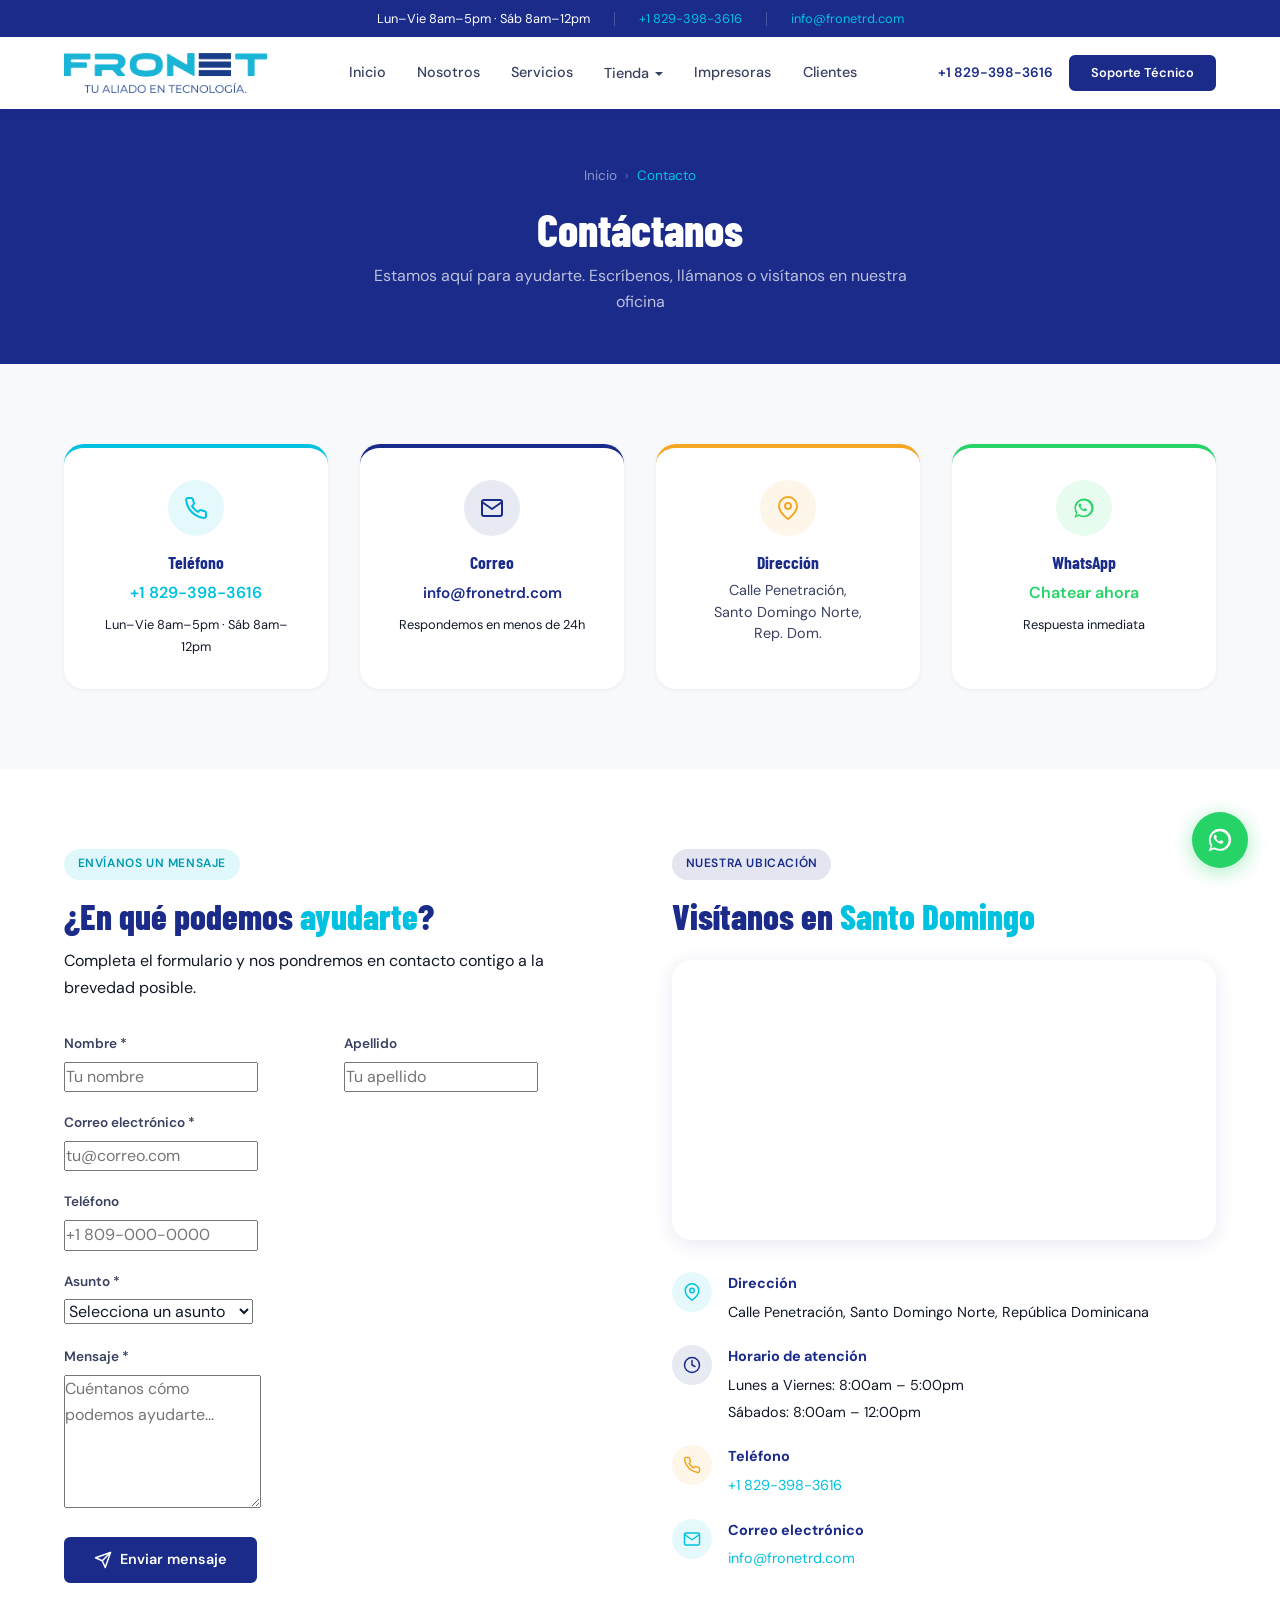
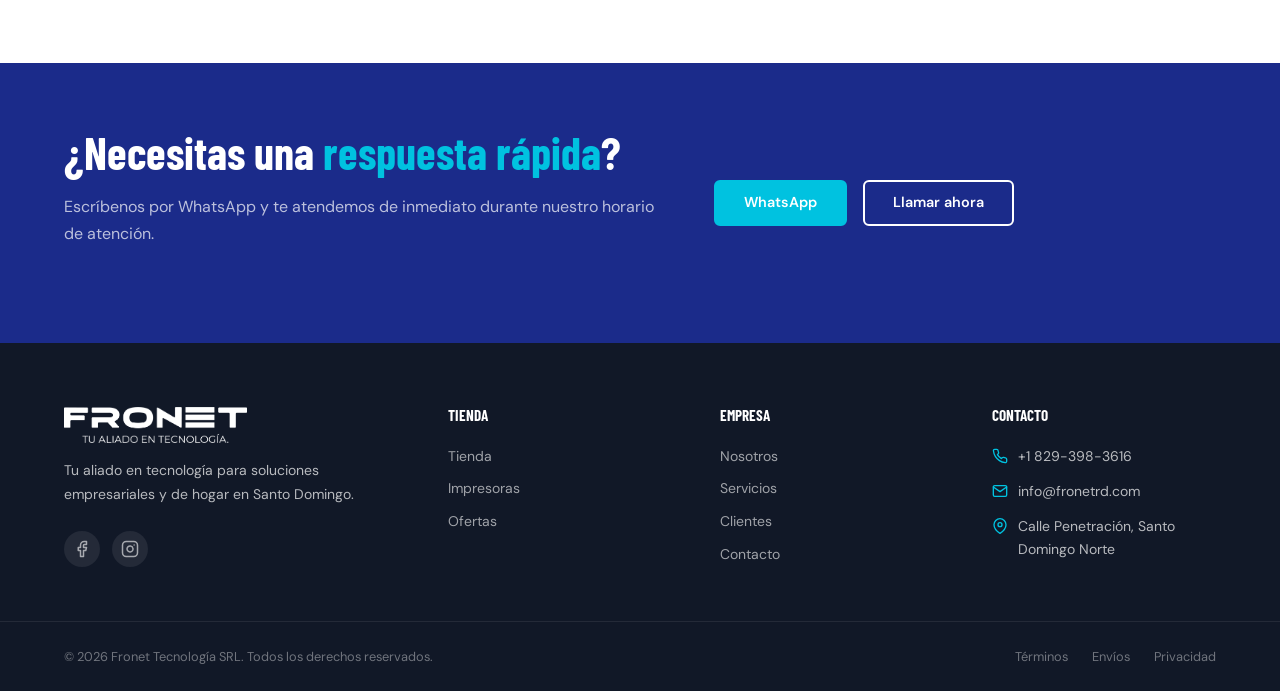
<file: contacto.html>
﻿<!DOCTYPE html>
<html lang="es">
<head>
  <meta charset="UTF-8" />
  <meta name="viewport" content="width=device-width, initial-scale=1.0" />
  <title>Contacto | Fronet Tecnología SRL — Santo Domingo, Rep. Dom.</title>
  <meta name="description" content="Contáctanos para cotizaciones, soporte técnico o información sobre nuestros productos y servicios. Fronet Tecnología SRL, Santo Domingo Norte." />
  <link rel="canonical" href="https://www.fronetrd.com/contacto.html" />
  <meta property="og:title" content="Contacto | Fronet Tecnología SRL" />
  <meta property="og:description" content="Contáctanos para cotizaciones, soporte técnico o información. Estamos en Santo Domingo Norte, Rep. Dom." />
  <meta property="og:image" content="https://www.fronetrd.com/assets/img/og-image.jpg" />
  <meta property="og:locale" content="es_DO" />
  <meta property="og:type" content="website" />
  <meta property="og:url" content="https://www.fronetrd.com/contacto.html" />
  <link rel="preconnect" href="https://fonts.googleapis.com" />
  <link rel="preconnect" href="https://fonts.gstatic.com" crossorigin />
  <link href="https://fonts.googleapis.com/css2?family=Barlow+Condensed:wght@600;700;800&family=DM+Sans:wght@400;500;600&display=swap" rel="stylesheet" />
  <link rel="icon" type="image/svg+xml" href="assets/img/favicon.svg" />
  <link rel="stylesheet" href="assets/css/main.css" />
  <link rel="stylesheet" href="assets/css/components.css" />
  <link rel="stylesheet" href="assets/css/pages/contacto.css" />
</head>
<body>

  <div class="announcement-bar">
    <div class="container">
      <span>Lun–Vie 8am–5pm · Sáb 8am–12pm</span>
      <span class="announcement-bar__divider"></span>
      <a href="tel:+18293983616">+1 829-398-3616</a>
      <span class="announcement-bar__divider"></span>
      <a href="mailto:info@fronetrd.com">info@fronetrd.com</a>
    </div>
  </div>

  <nav class="navbar" id="navbar" aria-label="Navegación principal">
    <div class="container">
      <a href="index.html" class="navbar__logo" aria-label="Inicio Fronet">
        <img src="assets/img/logo-fronet.png" alt="Logo de Fronet Tecnología SRL" />
      </a>
      <div class="navbar__nav">
        <a class="navbar__link" href="index.html">Inicio</a>
        <a class="navbar__link" href="nosotros.html">Nosotros</a>
        <a class="navbar__link" href="servicios.html">Servicios</a>
        <div class="navbar__dropdown">
          <a class="navbar__link" href="tienda.html">Tienda</a>
          <div class="navbar__dropdown-menu">
            <a href="tienda.html">Tienda</a>
            <a href="impresoras.html">Impresoras</a>
            <a href="ofertas.html">Ofertas</a>
          </div>
        </div>
        <a class="navbar__link" href="impresoras.html">Impresoras</a>
        <a class="navbar__link" href="clientes.html">Clientes</a>
      </div>
      <div class="navbar__actions">
        <a class="navbar__phone" href="tel:+18293983616">+1 829-398-3616</a>
        <a class="btn btn--primary btn--sm" href="soporte.html">Soporte Técnico</a>
        <button class="navbar__toggle" id="navToggle" aria-label="Abrir menú" aria-expanded="false">
          <span></span><span></span><span></span>
        </button>
      </div>
    </div>
  </nav>

  <div class="mobile-nav" id="mobileNav" aria-hidden="true">
    <button class="mobile-nav__close" id="navClose" aria-label="Cerrar menú">✕</button>
    <a class="mobile-nav__link" href="index.html">Inicio</a>
    <a class="mobile-nav__link" href="nosotros.html">Nosotros</a>
    <a class="mobile-nav__link" href="servicios.html">Servicios</a>
    <a class="mobile-nav__link" href="tienda.html">Tienda</a>
    <a class="mobile-nav__link" href="impresoras.html">Impresoras</a>
    <a class="mobile-nav__link" href="ofertas.html">Ofertas</a>
    <a class="mobile-nav__link" href="clientes.html">Clientes</a>
    <a class="mobile-nav__link active" href="contacto.html">Contacto</a>
    <div class="mobile-nav__actions">
      <a class="btn btn--primary" href="soporte.html">Soporte Técnico</a>
      <a class="btn btn--whatsapp" href="https://wa.me/18293983616" target="_blank" rel="noopener">WhatsApp</a>
    </div>
  </div>

  <main>

    <section class="page-hero">
      <div class="container">
        <nav class="breadcrumb" aria-label="Ruta de navegación">
          <a href="index.html">Inicio</a>
          <span aria-hidden="true">›</span>
          <span class="current">Contacto</span>
        </nav>
        <h1>Contáctanos</h1>
        <p>Estamos aquí para ayudarte. Escríbenos, llámanos o visítanos en nuestra oficina</p>
      </div>
    </section>

    <!-- TARJETAS DE CONTACTO -->
    <section class="section bg-gray-50">
      <div class="container">
        <div class="grid-4 fade-up">

          <div style="background:#fff; border-radius:var(--radius-lg); padding:2rem; text-align:center; box-shadow:var(--shadow-sm); border-top:4px solid var(--cyan);">
            <div style="width:56px; height:56px; border-radius:50%; background:rgba(0,194,224,0.1); display:flex; align-items:center; justify-content:center; margin:0 auto 1rem; color:var(--cyan);">
              <svg xmlns="http://www.w3.org/2000/svg" width="24" height="24" viewBox="0 0 24 24" fill="none" stroke="currentColor" stroke-width="2" stroke-linecap="round" stroke-linejoin="round" aria-hidden="true"><path d="M22 16.92v3a2 2 0 0 1-2.18 2 19.79 19.79 0 0 1-8.63-3.07 19.5 19.5 0 0 1-6-6 19.79 19.79 0 0 1-3.07-8.67A2 2 0 0 1 4.11 2h3a2 2 0 0 1 2 1.72c.127.96.361 1.903.7 2.81a2 2 0 0 1-.45 2.11L8.09 9.91a16 16 0 0 0 6 6l1.27-1.27a2 2 0 0 1 2.11-.45c.907.339 1.85.573 2.81.7A2 2 0 0 1 22 16.92z"/></svg>
            </div>
            <h3 style="font-family:var(--font-display); font-size:1.1rem; font-weight:700; color:var(--navy); margin-bottom:0.5rem;">Teléfono</h3>
            <a href="tel:+18293983616" style="color:var(--cyan); font-weight:600; text-decoration:none; font-size:1rem;">+1 829-398-3616</a>
            <p style="color:var(--gray-500); font-size:0.8rem; margin:0.5rem 0 0;">Lun–Vie 8am–5pm · Sáb 8am–12pm</p>
          </div>

          <div style="background:#fff; border-radius:var(--radius-lg); padding:2rem; text-align:center; box-shadow:var(--shadow-sm); border-top:4px solid var(--navy);">
            <div style="width:56px; height:56px; border-radius:50%; background:rgba(27,43,138,0.1); display:flex; align-items:center; justify-content:center; margin:0 auto 1rem; color:var(--navy);">
              <svg xmlns="http://www.w3.org/2000/svg" width="24" height="24" viewBox="0 0 24 24" fill="none" stroke="currentColor" stroke-width="2" stroke-linecap="round" stroke-linejoin="round" aria-hidden="true"><path d="M4 4h16c1.1 0 2 .9 2 2v12c0 1.1-.9 2-2 2H4c-1.1 0-2-.9-2-2V6c0-1.1.9-2 2-2z"/><polyline points="22,6 12,13 2,6"/></svg>
            </div>
            <h3 style="font-family:var(--font-display); font-size:1.1rem; font-weight:700; color:var(--navy); margin-bottom:0.5rem;">Correo</h3>
            <a href="mailto:info@fronetrd.com" style="color:var(--navy); font-weight:600; text-decoration:none; font-size:0.95rem;">info@fronetrd.com</a>
            <p style="color:var(--gray-500); font-size:0.8rem; margin:0.5rem 0 0;">Respondemos en menos de 24h</p>
          </div>

          <div style="background:#fff; border-radius:var(--radius-lg); padding:2rem; text-align:center; box-shadow:var(--shadow-sm); border-top:4px solid var(--gold);">
            <div style="width:56px; height:56px; border-radius:50%; background:rgba(245,166,35,0.1); display:flex; align-items:center; justify-content:center; margin:0 auto 1rem; color:var(--gold);">
              <svg xmlns="http://www.w3.org/2000/svg" width="24" height="24" viewBox="0 0 24 24" fill="none" stroke="currentColor" stroke-width="2" stroke-linecap="round" stroke-linejoin="round" aria-hidden="true"><path d="M21 10c0 7-9 13-9 13s-9-6-9-13a9 9 0 0 1 18 0z"/><circle cx="12" cy="10" r="3"/></svg>
            </div>
            <h3 style="font-family:var(--font-display); font-size:1.1rem; font-weight:700; color:var(--navy); margin-bottom:0.5rem;">Dirección</h3>
            <p style="color:var(--gray-700); font-size:0.9rem; margin:0; line-height:1.5;">Calle Penetración,<br>Santo Domingo Norte,<br>Rep. Dom.</p>
          </div>

          <div style="background:#fff; border-radius:var(--radius-lg); padding:2rem; text-align:center; box-shadow:var(--shadow-sm); border-top:4px solid #25D366;">
            <div style="width:56px; height:56px; border-radius:50%; background:rgba(37,211,102,0.1); display:flex; align-items:center; justify-content:center; margin:0 auto 1rem; color:#25D366;">
              <svg xmlns="http://www.w3.org/2000/svg" viewBox="0 0 32 32" fill="currentColor" width="24" height="24" aria-hidden="true"><path d="M19.11 17.21c-.27-.14-1.58-.78-1.82-.87-.24-.09-.41-.14-.59.14-.17.27-.68.87-.83 1.05-.15.18-.3.2-.57.07-.27-.14-1.13-.42-2.16-1.35-.8-.72-1.34-1.61-1.5-1.88-.16-.27-.02-.41.12-.55.12-.12.27-.3.41-.45.14-.15.18-.27.27-.45.09-.18.05-.34-.02-.48-.07-.14-.59-1.43-.81-1.95-.21-.51-.43-.44-.59-.45h-.5c-.18 0-.48.07-.73.34-.25.27-.95.93-.95 2.27s.97 2.64 1.11 2.82c.14.18 1.91 2.92 4.63 4.1.65.28 1.16.45 1.56.58.66.21 1.26.18 1.74.11.53-.08 1.58-.65 1.8-1.29.22-.63.22-1.17.16-1.29-.07-.11-.24-.18-.5-.32z"/><path d="M16.01 3.2C8.98 3.2 3.29 8.89 3.29 15.91c0 2.48.71 4.9 2.05 6.97L3 29l6.3-2.29c1.99 1.09 4.24 1.66 6.71 1.66h.01c7.02 0 12.71-5.69 12.71-12.71S23.04 3.2 16.01 3.2zm0 22.93h-.01c-2.1 0-4.16-.56-5.97-1.62l-.43-.25-3.74 1.36 1.39-3.65-.28-.44a10.2 10.2 0 0 1-1.58-5.46c0-5.62 4.58-10.2 10.21-10.2 2.72 0 5.28 1.06 7.2 2.99a10.12 10.12 0 0 1 2.99 7.2c0 5.62-4.58 10.2-10.21 10.2z"/></svg>
            </div>
            <h3 style="font-family:var(--font-display); font-size:1.1rem; font-weight:700; color:var(--navy); margin-bottom:0.5rem;">WhatsApp</h3>
            <a href="https://wa.me/18293983616" target="_blank" rel="noopener" style="color:#25D366; font-weight:600; text-decoration:none; font-size:1rem;">Chatear ahora</a>
            <p style="color:var(--gray-500); font-size:0.8rem; margin:0.5rem 0 0;">Respuesta inmediata</p>
          </div>

        </div>
      </div>
    </section>

    <!-- FORMULARIO + MAPA -->
    <section class="section" id="formulario">
      <div class="container">
        <div class="grid-2" style="gap:4rem; align-items:flex-start;">

          <div class="fade-up">
            <span class="tag tag--cyan" style="margin-bottom:1rem; display:inline-block;">Envíanos un mensaje</span>
            <h2 style="font-family:var(--font-display); font-size:2.2rem; font-weight:800; color:var(--navy); margin-bottom:0.75rem;">¿En qué podemos <span style="color:var(--cyan);">ayudarte</span>?</h2>
            <p style="color:var(--gray-600); margin-bottom:2rem;">Completa el formulario y nos pondremos en contacto contigo a la brevedad posible.</p>

            <form class="contact-form" id="contactoForm" novalidate>
              <div style="display:grid; grid-template-columns:1fr 1fr; gap:1rem;">
                <div class="form-group">
                  <label class="form-label" for="contacto-nombre">Nombre <span aria-hidden="true">*</span></label>
                  <input class="form-input" type="text" id="contacto-nombre" name="nombre" placeholder="Tu nombre" required autocomplete="given-name" />
                  <span class="form-error" id="contacto-nombre-error" role="alert"></span>
                </div>
                <div class="form-group">
                  <label class="form-label" for="contacto-apellido">Apellido</label>
                  <input class="form-input" type="text" id="contacto-apellido" name="apellido" placeholder="Tu apellido" autocomplete="family-name" />
                </div>
              </div>
              <div class="form-group">
                <label class="form-label" for="contacto-email">Correo electrónico <span aria-hidden="true">*</span></label>
                <input class="form-input" type="email" id="contacto-email" name="email" placeholder="tu@correo.com" required autocomplete="email" />
                <span class="form-error" id="contacto-email-error" role="alert"></span>
              </div>
              <div class="form-group">
                <label class="form-label" for="contacto-telefono">Teléfono</label>
                <input class="form-input" type="tel" id="contacto-telefono" name="telefono" placeholder="+1 809-000-0000" autocomplete="tel" />
              </div>
              <div class="form-group">
                <label class="form-label" for="contacto-asunto">Asunto <span aria-hidden="true">*</span></label>
                <select class="form-input" id="contacto-asunto" name="asunto" required>
                  <option value="">Selecciona un asunto</option>
                  <option value="cotizacion">Solicitar cotización</option>
                  <option value="soporte">Soporte técnico</option>
                  <option value="impresoras">Renta de impresoras</option>
                  <option value="compra">Compra de equipos</option>
                  <option value="redes">Instalación de redes</option>
                  <option value="camaras">Cámaras de seguridad</option>
                  <option value="otro">Otro</option>
                </select>
                <span class="form-error" id="contacto-asunto-error" role="alert"></span>
              </div>
              <div class="form-group">
                <label class="form-label" for="contacto-mensaje">Mensaje <span aria-hidden="true">*</span></label>
                <textarea class="form-input form-textarea" id="contacto-mensaje" name="mensaje" placeholder="Cuéntanos cómo podemos ayudarte..." required rows="5"></textarea>
                <span class="form-error" id="contacto-mensaje-error" role="alert"></span>
              </div>
              <button class="btn btn--primary btn--full" type="submit">
                <svg xmlns="http://www.w3.org/2000/svg" width="18" height="18" viewBox="0 0 24 24" fill="none" stroke="currentColor" stroke-width="2" stroke-linecap="round" stroke-linejoin="round" aria-hidden="true"><line x1="22" y1="2" x2="11" y2="13"/><polygon points="22 2 15 22 11 13 2 9 22 2"/></svg>
                Enviar mensaje
              </button>
            </form>
          </div>

          <div class="fade-up">
            <span class="tag tag--navy" style="margin-bottom:1rem; display:inline-block;">Nuestra ubicación</span>
            <h2 style="font-family:var(--font-display); font-size:2.2rem; font-weight:800; color:var(--navy); margin-bottom:1.5rem;">Visítanos en <span style="color:var(--cyan);">Santo Domingo</span></h2>

            <!-- Mapa -->
            <div style="border-radius:var(--radius-lg); overflow:hidden; margin-bottom:2rem; box-shadow:var(--shadow-md);">
              <iframe
                src="https://www.google.com/maps/embed?pb=!1m18!1m12!1m3!1d60706.82!2d-69.9312!3d18.5001!2m3!1f0!2f0!3f0!3m2!1i1024!2i768!4f13.1!3m3!1m2!1s0x8eaf89f1b8c5b5b5%3A0x0!2sSanto+Domingo+Norte%2C+Rep.+Dom.!5e0!3m2!1ses!2sdo!4v1700000000000"
                width="100%"
                height="280"
                style="border:0; display:block;"
                allowfullscreen=""
                loading="lazy"
                referrerpolicy="no-referrer-when-downgrade"
                title="Ubicación de Fronet Tecnología SRL en Santo Domingo Norte"
              ></iframe>
            </div>

            <!-- Info de contacto detallada -->
            <div style="display:flex; flex-direction:column; gap:1.25rem;">
              <div style="display:flex; gap:1rem; align-items:flex-start;">
                <div style="width:40px; height:40px; border-radius:50%; background:rgba(0,194,224,0.1); display:flex; align-items:center; justify-content:center; flex-shrink:0; color:var(--cyan);">
                  <svg xmlns="http://www.w3.org/2000/svg" width="18" height="18" viewBox="0 0 24 24" fill="none" stroke="currentColor" stroke-width="2" stroke-linecap="round" stroke-linejoin="round" aria-hidden="true"><path d="M21 10c0 7-9 13-9 13s-9-6-9-13a9 9 0 0 1 18 0z"/><circle cx="12" cy="10" r="3"/></svg>
                </div>
                <div>
                  <strong style="color:var(--navy); font-size:0.9rem; display:block; margin-bottom:0.2rem;">Dirección</strong>
                  <span style="color:var(--gray-600); font-size:0.9rem;">Calle Penetración, Santo Domingo Norte, República Dominicana</span>
                </div>
              </div>
              <div style="display:flex; gap:1rem; align-items:flex-start;">
                <div style="width:40px; height:40px; border-radius:50%; background:rgba(27,43,138,0.1); display:flex; align-items:center; justify-content:center; flex-shrink:0; color:var(--navy);">
                  <svg xmlns="http://www.w3.org/2000/svg" width="18" height="18" viewBox="0 0 24 24" fill="none" stroke="currentColor" stroke-width="2" stroke-linecap="round" stroke-linejoin="round" aria-hidden="true"><circle cx="12" cy="12" r="10"/><polyline points="12 6 12 12 16 14"/></svg>
                </div>
                <div>
                  <strong style="color:var(--navy); font-size:0.9rem; display:block; margin-bottom:0.2rem;">Horario de atención</strong>
                  <span style="color:var(--gray-600); font-size:0.9rem;">Lunes a Viernes: 8:00am – 5:00pm<br>Sábados: 8:00am – 12:00pm</span>
                </div>
              </div>
              <div style="display:flex; gap:1rem; align-items:flex-start;">
                <div style="width:40px; height:40px; border-radius:50%; background:rgba(245,166,35,0.1); display:flex; align-items:center; justify-content:center; flex-shrink:0; color:var(--gold);">
                  <svg xmlns="http://www.w3.org/2000/svg" width="18" height="18" viewBox="0 0 24 24" fill="none" stroke="currentColor" stroke-width="2" stroke-linecap="round" stroke-linejoin="round" aria-hidden="true"><path d="M22 16.92v3a2 2 0 0 1-2.18 2 19.79 19.79 0 0 1-8.63-3.07 19.5 19.5 0 0 1-6-6 19.79 19.79 0 0 1-3.07-8.67A2 2 0 0 1 4.11 2h3a2 2 0 0 1 2 1.72c.127.96.361 1.903.7 2.81a2 2 0 0 1-.45 2.11L8.09 9.91a16 16 0 0 0 6 6l1.27-1.27a2 2 0 0 1 2.11-.45c.907.339 1.85.573 2.81.7A2 2 0 0 1 22 16.92z"/></svg>
                </div>
                <div>
                  <strong style="color:var(--navy); font-size:0.9rem; display:block; margin-bottom:0.2rem;">Teléfono</strong>
                  <a href="tel:+18293983616" style="color:var(--cyan); font-size:0.9rem; text-decoration:none;">+1 829-398-3616</a>
                </div>
              </div>
              <div style="display:flex; gap:1rem; align-items:flex-start;">
                <div style="width:40px; height:40px; border-radius:50%; background:rgba(0,194,224,0.1); display:flex; align-items:center; justify-content:center; flex-shrink:0; color:var(--cyan);">
                  <svg xmlns="http://www.w3.org/2000/svg" width="18" height="18" viewBox="0 0 24 24" fill="none" stroke="currentColor" stroke-width="2" stroke-linecap="round" stroke-linejoin="round" aria-hidden="true"><path d="M4 4h16c1.1 0 2 .9 2 2v12c0 1.1-.9 2-2 2H4c-1.1 0-2-.9-2-2V6c0-1.1.9-2 2-2z"/><polyline points="22,6 12,13 2,6"/></svg>
                </div>
                <div>
                  <strong style="color:var(--navy); font-size:0.9rem; display:block; margin-bottom:0.2rem;">Correo electrónico</strong>
                  <a href="mailto:info@fronetrd.com" style="color:var(--cyan); font-size:0.9rem; text-decoration:none;">info@fronetrd.com</a>
                </div>
              </div>
            </div>

          </div>
        </div>
      </div>
    </section>

    <!-- CTA -->
    <section class="cta-soporte fade-up">
      <div class="container">
        <div>
          <h2>¿Necesitas una <span>respuesta rápida</span>?</h2>
          <p>Escríbenos por WhatsApp y te atendemos de inmediato durante nuestro horario de atención.</p>
        </div>
        <div class="cta-soporte__actions">
          <a class="btn btn--cyan" href="https://wa.me/18293983616" target="_blank" rel="noopener">WhatsApp</a>
          <a class="btn btn--outline-white" href="tel:+18293983616">Llamar ahora</a>
        </div>
      </div>
    </section>

  </main>

  <footer class="footer">
    <div class="container">
      <div class="footer__brand">
        <a class="footer__logo" href="index.html">
          <img src="assets/img/logo-fronet.png" alt="Logo blanco de Fronet Tecnología SRL" style="filter:brightness(0) invert(1);" />
        </a>
        <p>Tu aliado en tecnología para soluciones empresariales y de hogar en Santo Domingo.</p>
        <div class="footer__social">
          <a href="https://web.facebook.com/profile.php?id=100089948240589" target="_blank" rel="noopener" aria-label="Facebook de Fronet">
            <svg xmlns="http://www.w3.org/2000/svg" width="18" height="18" viewBox="0 0 24 24" fill="none" stroke="currentColor" stroke-width="2" stroke-linecap="round" stroke-linejoin="round" aria-hidden="true"><path d="M18 2h-3a5 5 0 0 0-5 5v3H7v4h3v8h4v-8h3l1-4h-4V7a1 1 0 0 1 1-1h3z"/></svg>
          </a>
          <a href="https://www.instagram.com/fronetrd/" target="_blank" rel="noopener" aria-label="Instagram de Fronet">
            <svg xmlns="http://www.w3.org/2000/svg" width="18" height="18" viewBox="0 0 24 24" fill="none" stroke="currentColor" stroke-width="2" stroke-linecap="round" stroke-linejoin="round" aria-hidden="true"><rect x="2" y="2" width="20" height="20" rx="5" ry="5"/><path d="M16 11.37A4 4 0 1 1 12.63 8 4 4 0 0 1 16 11.37z"/><line x1="17.5" y1="6.5" x2="17.51" y2="6.5"/></svg>
          </a>
        </div>
      </div>
      <div>
        <h4>Tienda</h4>
        <div class="footer__links">
          <a href="tienda.html">Tienda</a>
          <a href="impresoras.html">Impresoras</a>
          <a href="ofertas.html">Ofertas</a>
        </div>
      </div>
      <div>
        <h4>Empresa</h4>
        <div class="footer__links">
          <a href="nosotros.html">Nosotros</a>
          <a href="servicios.html">Servicios</a>
          <a href="clientes.html">Clientes</a>
          <a href="contacto.html">Contacto</a>
        </div>
      </div>
      <div>
        <h4>Contacto</h4>
        <div class="footer__contact-item">
          <svg xmlns="http://www.w3.org/2000/svg" width="16" height="16" viewBox="0 0 24 24" fill="none" stroke="currentColor" stroke-width="2" stroke-linecap="round" stroke-linejoin="round" aria-hidden="true"><path d="M22 16.92v3a2 2 0 0 1-2.18 2 19.79 19.79 0 0 1-8.63-3.07 19.5 19.5 0 0 1-6-6 19.79 19.79 0 0 1-3.07-8.67A2 2 0 0 1 4.11 2h3a2 2 0 0 1 2 1.72c.127.96.361 1.903.7 2.81a2 2 0 0 1-.45 2.11L8.09 9.91a16 16 0 0 0 6 6l1.27-1.27a2 2 0 0 1 2.11-.45c.907.339 1.85.573 2.81.7A2 2 0 0 1 22 16.92z"/></svg>
          <a href="tel:+18293983616">+1 829-398-3616</a>
        </div>
        <div class="footer__contact-item">
          <svg xmlns="http://www.w3.org/2000/svg" width="16" height="16" viewBox="0 0 24 24" fill="none" stroke="currentColor" stroke-width="2" stroke-linecap="round" stroke-linejoin="round" aria-hidden="true"><path d="M4 4h16c1.1 0 2 .9 2 2v12c0 1.1-.9 2-2 2H4c-1.1 0-2-.9-2-2V6c0-1.1.9-2 2-2z"/><polyline points="22,6 12,13 2,6"/></svg>
          <a href="mailto:info@fronetrd.com">info@fronetrd.com</a>
        </div>
        <div class="footer__contact-item">
          <svg xmlns="http://www.w3.org/2000/svg" width="16" height="16" viewBox="0 0 24 24" fill="none" stroke="currentColor" stroke-width="2" stroke-linecap="round" stroke-linejoin="round" aria-hidden="true"><path d="M21 10c0 7-9 13-9 13s-9-6-9-13a9 9 0 0 1 18 0z"/><circle cx="12" cy="10" r="3"/></svg>
          <span>Calle Penetración, Santo Domingo Norte</span>
        </div>
      </div>
    </div>
    <div class="footer__bottom">
      <div class="container">
        <div class="footer__copyright">© <span class="footer__year">2025</span> Fronet Tecnología SRL. Todos los derechos reservados.</div>
        <div class="footer__legal">
          <a href="politicas.html">Términos</a>
          <a href="politicas.html">Envíos</a>
          <a href="politicas.html">Privacidad</a>
        </div>
      </div>
    </div>
  </footer>

  <a href="https://wa.me/18293983616" class="whatsapp-float" target="_blank" rel="noopener" aria-label="Chatear por WhatsApp">
    <svg xmlns="http://www.w3.org/2000/svg" viewBox="0 0 32 32" fill="currentColor" aria-hidden="true">
      <path d="M19.11 17.21c-.27-.14-1.58-.78-1.82-.87-.24-.09-.41-.14-.59.14-.17.27-.68.87-.83 1.05-.15.18-.3.2-.57.07-.27-.14-1.13-.42-2.16-1.35-.8-.72-1.34-1.61-1.5-1.88-.16-.27-.02-.41.12-.55.12-.12.27-.3.41-.45.14-.15.18-.27.27-.45.09-.18.05-.34-.02-.48-.07-.14-.59-1.43-.81-1.95-.21-.51-.43-.44-.59-.45h-.5c-.18 0-.48.07-.73.34-.25.27-.95.93-.95 2.27s.97 2.64 1.11 2.82c.14.18 1.91 2.92 4.63 4.1.65.28 1.16.45 1.56.58.66.21 1.26.18 1.74.11.53-.08 1.58-.65 1.8-1.29.22-.63.22-1.17.16-1.29-.07-.11-.24-.18-.5-.32z"/>
      <path d="M16.01 3.2C8.98 3.2 3.29 8.89 3.29 15.91c0 2.48.71 4.9 2.05 6.97L3 29l6.3-2.29c1.99 1.09 4.24 1.66 6.71 1.66h.01c7.02 0 12.71-5.69 12.71-12.71S23.04 3.2 16.01 3.2zm0 22.93h-.01c-2.1 0-4.16-.56-5.97-1.62l-.43-.25-3.74 1.36 1.39-3.65-.28-.44a10.2 10.2 0 0 1-1.58-5.46c0-5.62 4.58-10.2 10.21-10.2 2.72 0 5.28 1.06 7.2 2.99a10.12 10.12 0 0 1 2.99 7.2c0 5.62-4.58 10.2-10.21 10.2z"/>
    </svg>
  </a>

  <script src="assets/js/main.js"></script>
  <script src="assets/js/forms.js"></script>
</body>
</html>
</file>
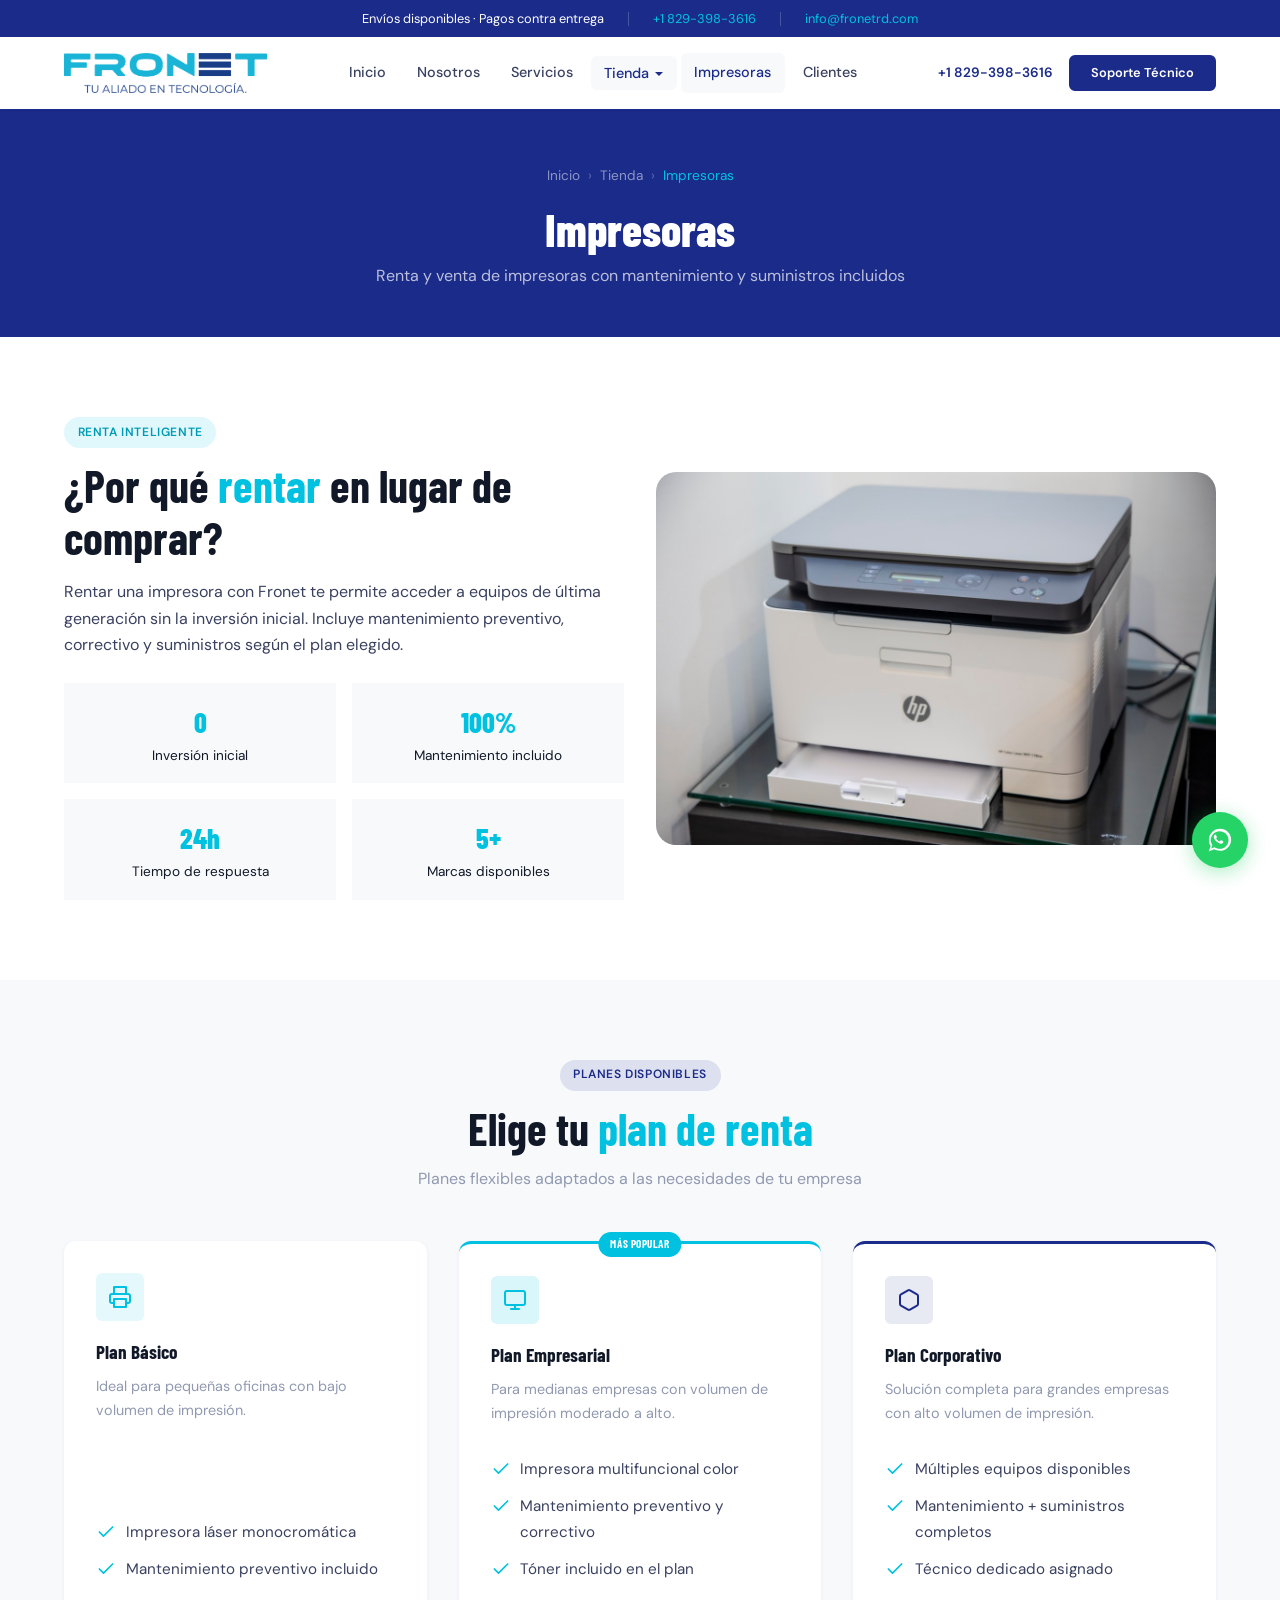
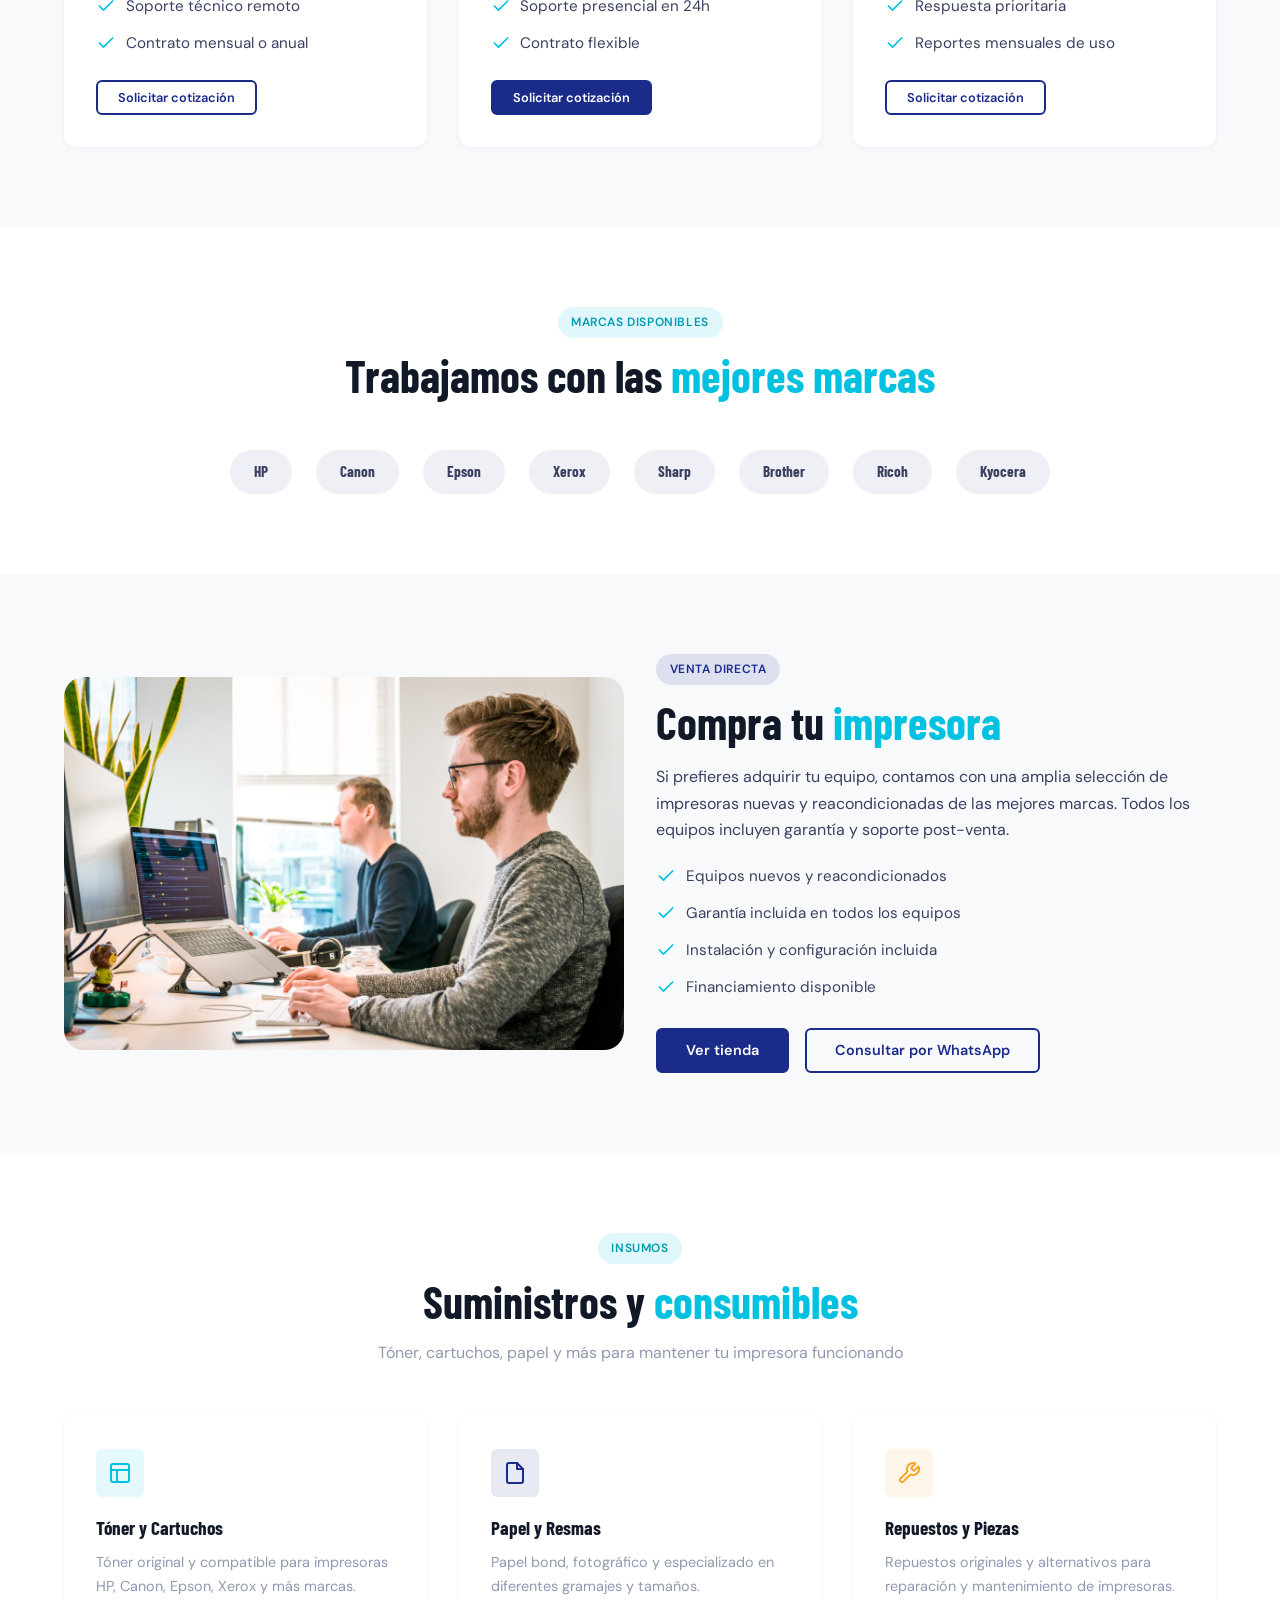
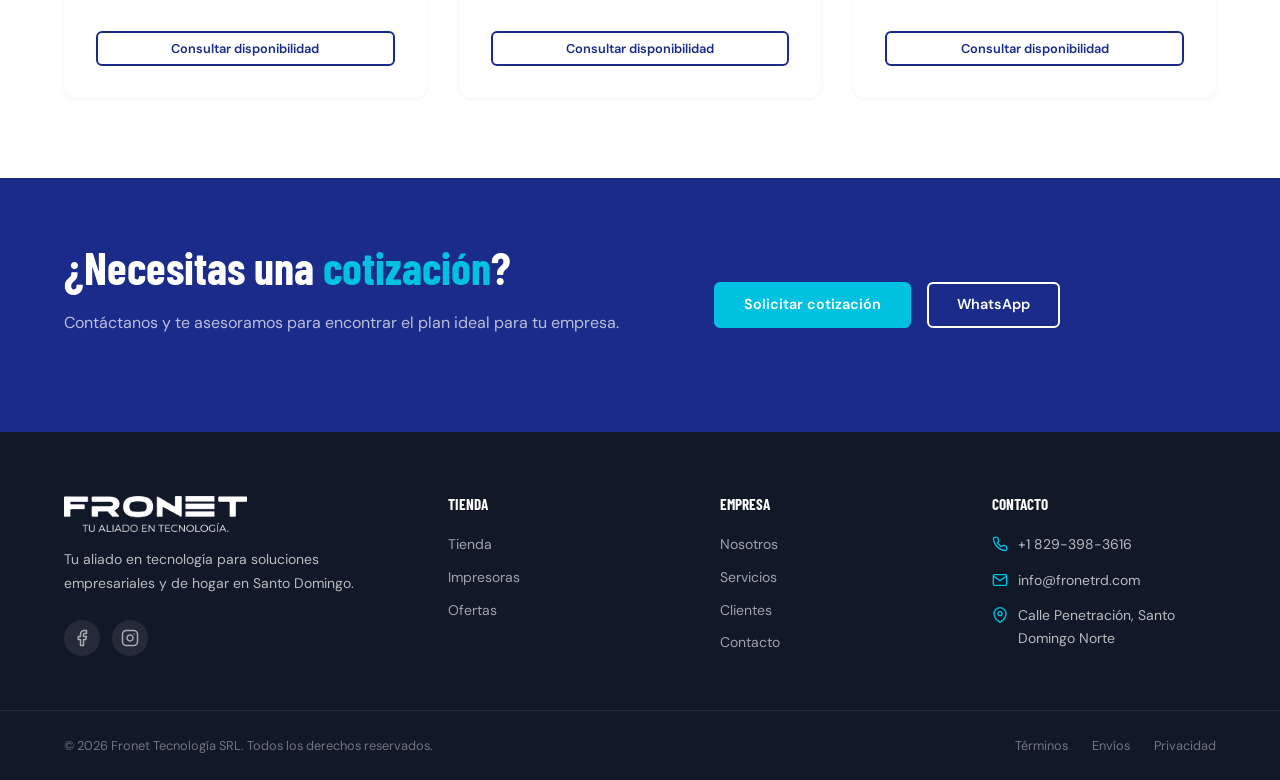
<file: impresoras.html>
﻿<!DOCTYPE html>
<html lang="es">
<head>
  <meta charset="UTF-8" />
  <meta name="viewport" content="width=device-width, initial-scale=1.0" />
  <title>Impresoras | Fronet Tecnología SRL — Renta y Venta en Santo Domingo</title>
  <meta name="description" content="Renta y venta de impresoras HP, Canon, Epson, Xerox y Sharp en Santo Domingo. Planes con mantenimiento y suministros incluidos. Fronet Tecnología SRL." />
  <link rel="canonical" href="https://www.fronetrd.com/impresoras.html" />
  <meta property="og:title" content="Impresoras | Fronet Tecnología SRL" />
  <meta property="og:description" content="Renta y venta de impresoras con mantenimiento incluido en Santo Domingo, R.D." />
  <meta property="og:image" content="https://www.fronetrd.com/assets/img/og-image.jpg" />
  <meta property="og:locale" content="es_DO" />
  <meta property="og:type" content="website" />
  <meta property="og:url" content="https://www.fronetrd.com/impresoras.html" />
  <link rel="preconnect" href="https://fonts.googleapis.com" />
  <link rel="preconnect" href="https://fonts.gstatic.com" crossorigin />
  <link href="https://fonts.googleapis.com/css2?family=Barlow+Condensed:wght@600;700;800&family=DM+Sans:wght@400;500;600&display=swap" rel="stylesheet" />
  <link rel="icon" type="image/svg+xml" href="assets/img/favicon.svg" />
  <link rel="stylesheet" href="assets/css/main.css" />
  <link rel="stylesheet" href="assets/css/components.css" />
</head>
<body>

  <div class="announcement-bar">
    <div class="container">
      <span>Envíos disponibles · Pagos contra entrega</span>
      <span class="announcement-bar__divider"></span>
      <a href="tel:+18293983616">+1 829-398-3616</a>
      <span class="announcement-bar__divider"></span>
      <a href="mailto:info@fronetrd.com">info@fronetrd.com</a>
    </div>
  </div>

  <nav class="navbar" id="navbar" aria-label="Navegación principal">
    <div class="container">
      <a href="index.html" class="navbar__logo" aria-label="Inicio Fronet">
        <img src="assets/img/logo-fronet.png" alt="Logo de Fronet Tecnología SRL" />
      </a>
      <div class="navbar__nav">
        <a class="navbar__link" href="index.html">Inicio</a>
        <a class="navbar__link" href="nosotros.html">Nosotros</a>
        <a class="navbar__link" href="servicios.html">Servicios</a>
        <div class="navbar__dropdown">
          <a class="navbar__link active" href="tienda.html">Tienda</a>
          <div class="navbar__dropdown-menu">
            <a href="tienda.html">Tienda</a>
            <a href="impresoras.html">Impresoras</a>
            <a href="ofertas.html">Ofertas</a>
          </div>
        </div>
        <a class="navbar__link active" href="impresoras.html">Impresoras</a>
        <a class="navbar__link" href="clientes.html">Clientes</a>
      </div>
      <div class="navbar__actions">
        <a class="navbar__phone" href="tel:+18293983616">+1 829-398-3616</a>
        <a class="btn btn--primary btn--sm" href="soporte.html">Soporte Técnico</a>
        <button class="navbar__toggle" id="navToggle" aria-label="Abrir menú" aria-expanded="false">
          <span></span><span></span><span></span>
        </button>
      </div>
    </div>
  </nav>

  <div class="mobile-nav" id="mobileNav" aria-hidden="true">
    <button class="mobile-nav__close" id="navClose" aria-label="Cerrar menú">✕</button>
    <a class="mobile-nav__link" href="index.html">Inicio</a>
    <a class="mobile-nav__link" href="nosotros.html">Nosotros</a>
    <a class="mobile-nav__link" href="servicios.html">Servicios</a>
    <a class="mobile-nav__link" href="tienda.html">Tienda</a>
    <a class="mobile-nav__link active" href="impresoras.html">Impresoras</a>
    <a class="mobile-nav__link" href="ofertas.html">Ofertas</a>
    <a class="mobile-nav__link" href="clientes.html">Clientes</a>
    <a class="mobile-nav__link" href="contacto.html">Contacto</a>
    <div class="mobile-nav__actions">
      <a class="btn btn--primary" href="soporte.html">Soporte Técnico</a>
      <a class="btn btn--whatsapp" href="https://wa.me/18293983616" target="_blank" rel="noopener">WhatsApp</a>
    </div>
  </div>

  <main>

    <section class="page-hero">
      <div class="container">
        <nav class="breadcrumb" aria-label="Ruta de navegación">
          <a href="index.html">Inicio</a>
          <span aria-hidden="true">›</span>
          <a href="tienda.html">Tienda</a>
          <span aria-hidden="true">›</span>
          <span class="current">Impresoras</span>
        </nav>
        <h1>Impresoras</h1>
        <p>Renta y venta de impresoras con mantenimiento y suministros incluidos</p>
      </div>
    </section>

    <!-- INTRO SPLIT -->
    <section class="section">
      <div class="container grid-2 align-center">
        <div class="fade-up">
          <span class="tag tag--cyan">Renta inteligente</span>
          <h2 style="margin-top:0.75rem;">¿Por qué <span class="text-cyan">rentar</span> en lugar de comprar?</h2>
          <p style="color:var(--gray-700); margin-top:1rem;">Rentar una impresora con Fronet te permite acceder a equipos de última generación sin la inversión inicial. Incluye mantenimiento preventivo, correctivo y suministros según el plan elegido.</p>
          <div style="display:grid; grid-template-columns:1fr 1fr; gap:1rem; margin-top:1.5rem;">
            <div style="background:var(--gray-50); border-radius:var(--radius); padding:1rem; text-align:center;">
              <div style="font-size:1.75rem; font-weight:800; color:var(--cyan); font-family:var(--font-display);">0</div>
              <div style="font-size:0.85rem; color:var(--gray-600);">Inversión inicial</div>
            </div>
            <div style="background:var(--gray-50); border-radius:var(--radius); padding:1rem; text-align:center;">
              <div style="font-size:1.75rem; font-weight:800; color:var(--cyan); font-family:var(--font-display);">100%</div>
              <div style="font-size:0.85rem; color:var(--gray-600);">Mantenimiento incluido</div>
            </div>
            <div style="background:var(--gray-50); border-radius:var(--radius); padding:1rem; text-align:center;">
              <div style="font-size:1.75rem; font-weight:800; color:var(--cyan); font-family:var(--font-display);">24h</div>
              <div style="font-size:0.85rem; color:var(--gray-600);">Tiempo de respuesta</div>
            </div>
            <div style="background:var(--gray-50); border-radius:var(--radius); padding:1rem; text-align:center;">
              <div style="font-size:1.75rem; font-weight:800; color:var(--cyan); font-family:var(--font-display);">5+</div>
              <div style="font-size:0.85rem; color:var(--gray-600);">Marcas disponibles</div>
            </div>
          </div>
        </div>
        <img
          class="fade-up"
          src="assets/img/impresoras-hero.jpg"
          alt="Impresoras de última generación disponibles para renta en Fronet"
          loading="lazy"
          style="width:100%; min-height:320px; object-fit:cover; border-radius:var(--radius-lg); display:block;"
        />
      </div>
    </section>

    <!-- PLANES DE RENTA -->
    <section class="section bg-gray-50" id="planes">
      <div class="container">
        <div class="section-header fade-up">
          <span class="tag tag--navy">Planes disponibles</span>
          <h2>Elige tu <span>plan de renta</span></h2>
          <p>Planes flexibles adaptados a las necesidades de tu empresa</p>
        </div>
        <div class="grid-3">

          <article class="service-card fade-up" data-delay="1" style="border-top:3px solid var(--gray-300);">
            <div class="service-card__icon" style="background:rgba(0,194,224,0.1); color:var(--cyan);">
              <svg xmlns="http://www.w3.org/2000/svg" width="24" height="24" viewBox="0 0 24 24" fill="none" stroke="currentColor" stroke-width="2" stroke-linecap="round" stroke-linejoin="round" aria-hidden="true"><polyline points="6 9 6 2 18 2 18 9"/><path d="M6 18H4a2 2 0 0 1-2-2v-5a2 2 0 0 1 2-2h16a2 2 0 0 1 2 2v5a2 2 0 0 1-2 2h-2"/><rect x="6" y="14" width="12" height="8"/></svg>
            </div>
            <h3>Plan Básico</h3>
            <p>Ideal para pequeñas oficinas con bajo volumen de impresión.</p>
            <ul class="checklist" style="margin-top:1rem;">
              <li class="checklist__item"><svg xmlns="http://www.w3.org/2000/svg" width="18" height="18" viewBox="0 0 24 24" fill="none" stroke="currentColor" stroke-width="2" stroke-linecap="round" stroke-linejoin="round" aria-hidden="true"><polyline points="20 6 9 17 4 12"/></svg>Impresora láser monocromática</li>
              <li class="checklist__item"><svg xmlns="http://www.w3.org/2000/svg" width="18" height="18" viewBox="0 0 24 24" fill="none" stroke="currentColor" stroke-width="2" stroke-linecap="round" stroke-linejoin="round" aria-hidden="true"><polyline points="20 6 9 17 4 12"/></svg>Mantenimiento preventivo incluido</li>
              <li class="checklist__item"><svg xmlns="http://www.w3.org/2000/svg" width="18" height="18" viewBox="0 0 24 24" fill="none" stroke="currentColor" stroke-width="2" stroke-linecap="round" stroke-linejoin="round" aria-hidden="true"><polyline points="20 6 9 17 4 12"/></svg>Soporte técnico remoto</li>
              <li class="checklist__item"><svg xmlns="http://www.w3.org/2000/svg" width="18" height="18" viewBox="0 0 24 24" fill="none" stroke="currentColor" stroke-width="2" stroke-linecap="round" stroke-linejoin="round" aria-hidden="true"><polyline points="20 6 9 17 4 12"/></svg>Contrato mensual o anual</li>
            </ul>
            <div style="margin-top:1.5rem;">
              <a class="btn btn--outline btn--sm" href="contacto.html">Solicitar cotización</a>
            </div>
          </article>

          <article class="service-card fade-up" data-delay="2" style="border-top:3px solid var(--cyan); position:relative;">
            <span style="position:absolute; top:-12px; left:50%; transform:translateX(-50%); background:var(--cyan); color:#fff; font-size:0.7rem; font-weight:700; padding:0.2rem 0.75rem; border-radius:999px; white-space:nowrap; font-family:var(--font-display); letter-spacing:0.05em;">MÁS POPULAR</span>
            <div class="service-card__icon" style="background:rgba(0,194,224,0.15); color:var(--cyan);">
              <svg xmlns="http://www.w3.org/2000/svg" width="24" height="24" viewBox="0 0 24 24" fill="none" stroke="currentColor" stroke-width="2" stroke-linecap="round" stroke-linejoin="round" aria-hidden="true"><rect x="2" y="3" width="20" height="14" rx="2" ry="2"/><line x1="8" y1="21" x2="16" y2="21"/><line x1="12" y1="17" x2="12" y2="21"/></svg>
            </div>
            <h3>Plan Empresarial</h3>
            <p>Para medianas empresas con volumen de impresión moderado a alto.</p>
            <ul class="checklist" style="margin-top:1rem;">
              <li class="checklist__item"><svg xmlns="http://www.w3.org/2000/svg" width="18" height="18" viewBox="0 0 24 24" fill="none" stroke="currentColor" stroke-width="2" stroke-linecap="round" stroke-linejoin="round" aria-hidden="true"><polyline points="20 6 9 17 4 12"/></svg>Impresora multifuncional color</li>
              <li class="checklist__item"><svg xmlns="http://www.w3.org/2000/svg" width="18" height="18" viewBox="0 0 24 24" fill="none" stroke="currentColor" stroke-width="2" stroke-linecap="round" stroke-linejoin="round" aria-hidden="true"><polyline points="20 6 9 17 4 12"/></svg>Mantenimiento preventivo y correctivo</li>
              <li class="checklist__item"><svg xmlns="http://www.w3.org/2000/svg" width="18" height="18" viewBox="0 0 24 24" fill="none" stroke="currentColor" stroke-width="2" stroke-linecap="round" stroke-linejoin="round" aria-hidden="true"><polyline points="20 6 9 17 4 12"/></svg>Tóner incluido en el plan</li>
              <li class="checklist__item"><svg xmlns="http://www.w3.org/2000/svg" width="18" height="18" viewBox="0 0 24 24" fill="none" stroke="currentColor" stroke-width="2" stroke-linecap="round" stroke-linejoin="round" aria-hidden="true"><polyline points="20 6 9 17 4 12"/></svg>Soporte presencial en 24h</li>
              <li class="checklist__item"><svg xmlns="http://www.w3.org/2000/svg" width="18" height="18" viewBox="0 0 24 24" fill="none" stroke="currentColor" stroke-width="2" stroke-linecap="round" stroke-linejoin="round" aria-hidden="true"><polyline points="20 6 9 17 4 12"/></svg>Contrato flexible</li>
            </ul>
            <div style="margin-top:1.5rem;">
              <a class="btn btn--primary btn--sm" href="contacto.html">Solicitar cotización</a>
            </div>
          </article>

          <article class="service-card fade-up" data-delay="3" style="border-top:3px solid var(--navy);">
            <div class="service-card__icon" style="background:rgba(27,43,138,0.1); color:var(--navy);">
              <svg xmlns="http://www.w3.org/2000/svg" width="24" height="24" viewBox="0 0 24 24" fill="none" stroke="currentColor" stroke-width="2" stroke-linecap="round" stroke-linejoin="round" aria-hidden="true"><path d="M21 16V8a2 2 0 0 0-1-1.73l-7-4a2 2 0 0 0-2 0l-7 4A2 2 0 0 0 3 8v8a2 2 0 0 0 1 1.73l7 4a2 2 0 0 0 2 0l7-4A2 2 0 0 0 21 16z"/></svg>
            </div>
            <h3>Plan Corporativo</h3>
            <p>Solución completa para grandes empresas con alto volumen de impresión.</p>
            <ul class="checklist" style="margin-top:1rem;">
              <li class="checklist__item"><svg xmlns="http://www.w3.org/2000/svg" width="18" height="18" viewBox="0 0 24 24" fill="none" stroke="currentColor" stroke-width="2" stroke-linecap="round" stroke-linejoin="round" aria-hidden="true"><polyline points="20 6 9 17 4 12"/></svg>Múltiples equipos disponibles</li>
              <li class="checklist__item"><svg xmlns="http://www.w3.org/2000/svg" width="18" height="18" viewBox="0 0 24 24" fill="none" stroke="currentColor" stroke-width="2" stroke-linecap="round" stroke-linejoin="round" aria-hidden="true"><polyline points="20 6 9 17 4 12"/></svg>Mantenimiento + suministros completos</li>
              <li class="checklist__item"><svg xmlns="http://www.w3.org/2000/svg" width="18" height="18" viewBox="0 0 24 24" fill="none" stroke="currentColor" stroke-width="2" stroke-linecap="round" stroke-linejoin="round" aria-hidden="true"><polyline points="20 6 9 17 4 12"/></svg>Técnico dedicado asignado</li>
              <li class="checklist__item"><svg xmlns="http://www.w3.org/2000/svg" width="18" height="18" viewBox="0 0 24 24" fill="none" stroke="currentColor" stroke-width="2" stroke-linecap="round" stroke-linejoin="round" aria-hidden="true"><polyline points="20 6 9 17 4 12"/></svg>Respuesta prioritaria</li>
              <li class="checklist__item"><svg xmlns="http://www.w3.org/2000/svg" width="18" height="18" viewBox="0 0 24 24" fill="none" stroke="currentColor" stroke-width="2" stroke-linecap="round" stroke-linejoin="round" aria-hidden="true"><polyline points="20 6 9 17 4 12"/></svg>Reportes mensuales de uso</li>
            </ul>
            <div style="margin-top:1.5rem;">
              <a class="btn btn--outline btn--sm" href="contacto.html">Solicitar cotización</a>
            </div>
          </article>

        </div>
      </div>
    </section>

    <!-- MARCAS -->
    <section class="section" id="marcas">
      <div class="container">
        <div class="section-header fade-up">
          <span class="tag tag--cyan">Marcas disponibles</span>
          <h2>Trabajamos con las <span>mejores marcas</span></h2>
        </div>
        <div class="brand-pills fade-up">
          <span class="brand-pill">HP</span>
          <span class="brand-pill">Canon</span>
          <span class="brand-pill">Epson</span>
          <span class="brand-pill">Xerox</span>
          <span class="brand-pill">Sharp</span>
          <span class="brand-pill">Brother</span>
          <span class="brand-pill">Ricoh</span>
          <span class="brand-pill">Kyocera</span>
        </div>
      </div>
    </section>

    <!-- VENTA DE IMPRESORAS -->
    <section class="section bg-gray-50" id="venta">
      <div class="container grid-2 align-center">
        <img
          class="fade-up"
          src="assets/img/impresora-renta-oficina.jpg"
          alt="Impresora en oficina disponible para compra o renta en Santo Domingo"
          loading="lazy"
          style="width:100%; min-height:300px; object-fit:cover; border-radius:var(--radius-lg); display:block;"
        />
        <div class="fade-up">
          <span class="tag tag--navy">Venta directa</span>
          <h2 style="margin-top:0.75rem;">Compra tu <span class="text-cyan">impresora</span></h2>
          <p style="color:var(--gray-700); margin-top:1rem;">Si prefieres adquirir tu equipo, contamos con una amplia selección de impresoras nuevas y reacondicionadas de las mejores marcas. Todos los equipos incluyen garantía y soporte post-venta.</p>
          <ul class="checklist" style="margin-top:1.25rem;">
            <li class="checklist__item"><svg xmlns="http://www.w3.org/2000/svg" width="20" height="20" viewBox="0 0 24 24" fill="none" stroke="currentColor" stroke-width="2" stroke-linecap="round" stroke-linejoin="round" aria-hidden="true"><polyline points="20 6 9 17 4 12"/></svg>Equipos nuevos y reacondicionados</li>
            <li class="checklist__item"><svg xmlns="http://www.w3.org/2000/svg" width="20" height="20" viewBox="0 0 24 24" fill="none" stroke="currentColor" stroke-width="2" stroke-linecap="round" stroke-linejoin="round" aria-hidden="true"><polyline points="20 6 9 17 4 12"/></svg>Garantía incluida en todos los equipos</li>
            <li class="checklist__item"><svg xmlns="http://www.w3.org/2000/svg" width="20" height="20" viewBox="0 0 24 24" fill="none" stroke="currentColor" stroke-width="2" stroke-linecap="round" stroke-linejoin="round" aria-hidden="true"><polyline points="20 6 9 17 4 12"/></svg>Instalación y configuración incluida</li>
            <li class="checklist__item"><svg xmlns="http://www.w3.org/2000/svg" width="20" height="20" viewBox="0 0 24 24" fill="none" stroke="currentColor" stroke-width="2" stroke-linecap="round" stroke-linejoin="round" aria-hidden="true"><polyline points="20 6 9 17 4 12"/></svg>Financiamiento disponible</li>
          </ul>
          <div style="display:flex; gap:1rem; margin-top:1.75rem; flex-wrap:wrap;">
            <a class="btn btn--primary" href="tienda.html">Ver tienda</a>
            <a class="btn btn--outline" href="https://wa.me/18293983616" target="_blank" rel="noopener">Consultar por WhatsApp</a>
          </div>
        </div>
      </div>
    </section>

    <!-- SUMINISTROS -->
    <section class="section" id="suministros">
      <div class="container">
        <div class="section-header fade-up">
          <span class="tag tag--cyan">Insumos</span>
          <h2>Suministros y <span>consumibles</span></h2>
          <p>Tóner, cartuchos, papel y más para mantener tu impresora funcionando</p>
        </div>
        <div class="grid-3">
          <article class="service-card fade-up" data-delay="1">
            <div class="service-card__icon" style="background:rgba(0,194,224,0.1); color:var(--cyan);">
              <svg xmlns="http://www.w3.org/2000/svg" width="24" height="24" viewBox="0 0 24 24" fill="none" stroke="currentColor" stroke-width="2" stroke-linecap="round" stroke-linejoin="round" aria-hidden="true"><rect x="3" y="3" width="18" height="18" rx="2"/><path d="M3 9h18M9 21V9"/></svg>
            </div>
            <h3>Tóner y Cartuchos</h3>
            <p>Tóner original y compatible para impresoras HP, Canon, Epson, Xerox y más marcas.</p>
            <a class="btn btn--outline btn--sm" style="margin-top:1rem;" href="https://wa.me/18293983616" target="_blank" rel="noopener">Consultar disponibilidad</a>
          </article>
          <article class="service-card fade-up" data-delay="2">
            <div class="service-card__icon" style="background:rgba(27,43,138,0.1); color:var(--navy);">
              <svg xmlns="http://www.w3.org/2000/svg" width="24" height="24" viewBox="0 0 24 24" fill="none" stroke="currentColor" stroke-width="2" stroke-linecap="round" stroke-linejoin="round" aria-hidden="true"><path d="M14 2H6a2 2 0 0 0-2 2v16a2 2 0 0 0 2 2h12a2 2 0 0 0 2-2V8z"/><polyline points="14 2 14 8 20 8"/></svg>
            </div>
            <h3>Papel y Resmas</h3>
            <p>Papel bond, fotográfico y especializado en diferentes gramajes y tamaños.</p>
            <a class="btn btn--outline btn--sm" style="margin-top:1rem;" href="https://wa.me/18293983616" target="_blank" rel="noopener">Consultar disponibilidad</a>
          </article>
          <article class="service-card fade-up" data-delay="3">
            <div class="service-card__icon" style="background:rgba(245,166,35,0.1); color:var(--gold);">
              <svg xmlns="http://www.w3.org/2000/svg" width="24" height="24" viewBox="0 0 24 24" fill="none" stroke="currentColor" stroke-width="2" stroke-linecap="round" stroke-linejoin="round" aria-hidden="true"><path d="M14.7 6.3a1 1 0 0 0 0 1.4l1.6 1.6a1 1 0 0 0 1.4 0l3.77-3.77a6 6 0 0 1-7.94 7.94l-6.91 6.91a2.12 2.12 0 0 1-3-3l6.91-6.91a6 6 0 0 1 7.94-7.94l-3.76 3.76z"/></svg>
            </div>
            <h3>Repuestos y Piezas</h3>
            <p>Repuestos originales y alternativos para reparación y mantenimiento de impresoras.</p>
            <a class="btn btn--outline btn--sm" style="margin-top:1rem;" href="https://wa.me/18293983616" target="_blank" rel="noopener">Consultar disponibilidad</a>
          </article>
        </div>
      </div>
    </section>

    <!-- CTA -->
    <section class="cta-soporte fade-up">
      <div class="container">
        <div>
          <h2>¿Necesitas una <span>cotización</span>?</h2>
          <p>Contáctanos y te asesoramos para encontrar el plan ideal para tu empresa.</p>
        </div>
        <div class="cta-soporte__actions">
          <a class="btn btn--cyan" href="contacto.html">Solicitar cotización</a>
          <a class="btn btn--outline-white" href="https://wa.me/18293983616" target="_blank" rel="noopener">WhatsApp</a>
        </div>
      </div>
    </section>

  </main>

  <footer class="footer">
    <div class="container">
      <div class="footer__brand">
        <a class="footer__logo" href="index.html">
          <img src="assets/img/logo-fronet.png" alt="Logo blanco de Fronet Tecnología SRL" style="filter:brightness(0) invert(1);" />
        </a>
        <p>Tu aliado en tecnología para soluciones empresariales y de hogar en Santo Domingo.</p>
        <div class="footer__social">
          <a href="https://web.facebook.com/profile.php?id=100089948240589" target="_blank" rel="noopener" aria-label="Facebook de Fronet">
            <svg xmlns="http://www.w3.org/2000/svg" width="18" height="18" viewBox="0 0 24 24" fill="none" stroke="currentColor" stroke-width="2" stroke-linecap="round" stroke-linejoin="round" aria-hidden="true"><path d="M18 2h-3a5 5 0 0 0-5 5v3H7v4h3v8h4v-8h3l1-4h-4V7a1 1 0 0 1 1-1h3z"/></svg>
          </a>
          <a href="https://www.instagram.com/fronetrd/" target="_blank" rel="noopener" aria-label="Instagram de Fronet">
            <svg xmlns="http://www.w3.org/2000/svg" width="18" height="18" viewBox="0 0 24 24" fill="none" stroke="currentColor" stroke-width="2" stroke-linecap="round" stroke-linejoin="round" aria-hidden="true"><rect x="2" y="2" width="20" height="20" rx="5" ry="5"/><path d="M16 11.37A4 4 0 1 1 12.63 8 4 4 0 0 1 16 11.37z"/><line x1="17.5" y1="6.5" x2="17.51" y2="6.5"/></svg>
          </a>
        </div>
      </div>
      <div>
        <h4>Tienda</h4>
        <div class="footer__links">
          <a href="tienda.html">Tienda</a>
          <a href="impresoras.html">Impresoras</a>
          <a href="ofertas.html">Ofertas</a>
        </div>
      </div>
      <div>
        <h4>Empresa</h4>
        <div class="footer__links">
          <a href="nosotros.html">Nosotros</a>
          <a href="servicios.html">Servicios</a>
          <a href="clientes.html">Clientes</a>
          <a href="contacto.html">Contacto</a>
        </div>
      </div>
      <div>
        <h4>Contacto</h4>
        <div class="footer__contact-item">
          <svg xmlns="http://www.w3.org/2000/svg" width="16" height="16" viewBox="0 0 24 24" fill="none" stroke="currentColor" stroke-width="2" stroke-linecap="round" stroke-linejoin="round" aria-hidden="true"><path d="M22 16.92v3a2 2 0 0 1-2.18 2 19.79 19.79 0 0 1-8.63-3.07 19.5 19.5 0 0 1-6-6 19.79 19.79 0 0 1-3.07-8.67A2 2 0 0 1 4.11 2h3a2 2 0 0 1 2 1.72c.127.96.361 1.903.7 2.81a2 2 0 0 1-.45 2.11L8.09 9.91a16 16 0 0 0 6 6l1.27-1.27a2 2 0 0 1 2.11-.45c.907.339 1.85.573 2.81.7A2 2 0 0 1 22 16.92z"/></svg>
          <a href="tel:+18293983616">+1 829-398-3616</a>
        </div>
        <div class="footer__contact-item">
          <svg xmlns="http://www.w3.org/2000/svg" width="16" height="16" viewBox="0 0 24 24" fill="none" stroke="currentColor" stroke-width="2" stroke-linecap="round" stroke-linejoin="round" aria-hidden="true"><path d="M4 4h16c1.1 0 2 .9 2 2v12c0 1.1-.9 2-2 2H4c-1.1 0-2-.9-2-2V6c0-1.1.9-2 2-2z"/><polyline points="22,6 12,13 2,6"/></svg>
          <a href="mailto:info@fronetrd.com">info@fronetrd.com</a>
        </div>
        <div class="footer__contact-item">
          <svg xmlns="http://www.w3.org/2000/svg" width="16" height="16" viewBox="0 0 24 24" fill="none" stroke="currentColor" stroke-width="2" stroke-linecap="round" stroke-linejoin="round" aria-hidden="true"><path d="M21 10c0 7-9 13-9 13s-9-6-9-13a9 9 0 0 1 18 0z"/><circle cx="12" cy="10" r="3"/></svg>
          <span>Calle Penetración, Santo Domingo Norte</span>
        </div>
      </div>
    </div>
    <div class="footer__bottom">
      <div class="container">
        <div class="footer__copyright">© <span class="footer__year">2025</span> Fronet Tecnología SRL. Todos los derechos reservados.</div>
        <div class="footer__legal">
          <a href="politicas.html">Términos</a>
          <a href="politicas.html">Envíos</a>
          <a href="politicas.html">Privacidad</a>
        </div>
      </div>
    </div>
  </footer>

  <a href="https://wa.me/18293983616" class="whatsapp-float" target="_blank" rel="noopener" aria-label="Chatear por WhatsApp">
    <svg xmlns="http://www.w3.org/2000/svg" viewBox="0 0 32 32" fill="currentColor" aria-hidden="true">
      <path d="M19.11 17.21c-.27-.14-1.58-.78-1.82-.87-.24-.09-.41-.14-.59.14-.17.27-.68.87-.83 1.05-.15.18-.3.2-.57.07-.27-.14-1.13-.42-2.16-1.35-.8-.72-1.34-1.61-1.5-1.88-.16-.27-.02-.41.12-.55.12-.12.27-.3.41-.45.14-.15.18-.27.27-.45.09-.18.05-.34-.02-.48-.07-.14-.59-1.43-.81-1.95-.21-.51-.43-.44-.59-.45h-.5c-.18 0-.48.07-.73.34-.25.27-.95.93-.95 2.27s.97 2.64 1.11 2.82c.14.18 1.91 2.92 4.63 4.1.65.28 1.16.45 1.56.58.66.21 1.26.18 1.74.11.53-.08 1.58-.65 1.8-1.29.22-.63.22-1.17.16-1.29-.07-.11-.24-.18-.5-.32z"/>
      <path d="M16.01 3.2C8.98 3.2 3.29 8.89 3.29 15.91c0 2.48.71 4.9 2.05 6.97L3 29l6.3-2.29c1.99 1.09 4.24 1.66 6.71 1.66h.01c7.02 0 12.71-5.69 12.71-12.71S23.04 3.2 16.01 3.2zm0 22.93h-.01c-2.1 0-4.16-.56-5.97-1.62l-.43-.25-3.74 1.36 1.39-3.65-.28-.44a10.2 10.2 0 0 1-1.58-5.46c0-5.62 4.58-10.2 10.21-10.2 2.72 0 5.28 1.06 7.2 2.99a10.12 10.12 0 0 1 2.99 7.2c0 5.62-4.58 10.2-10.21 10.2z"/>
    </svg>
  </a>

  <script src="assets/js/main.js"></script>
  <script src="assets/js/forms.js"></script>
</body>
</html>
</file>
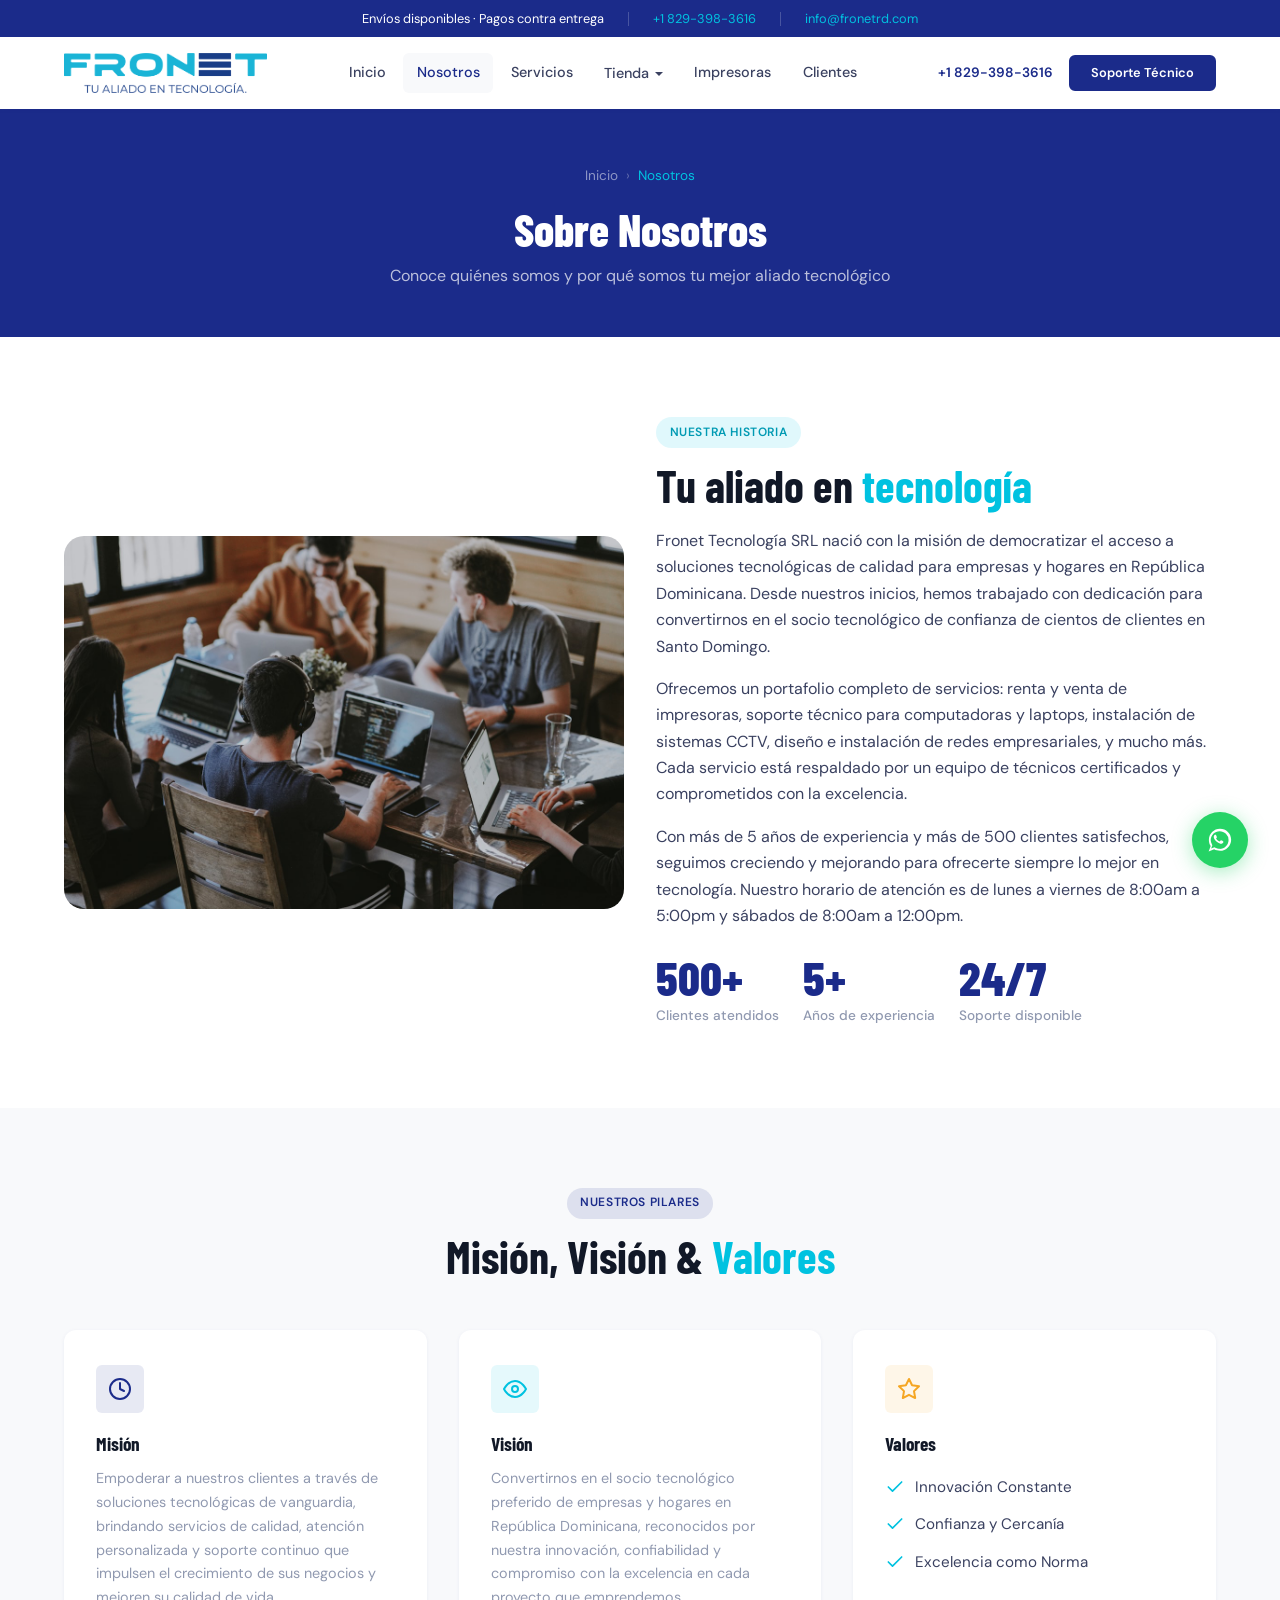
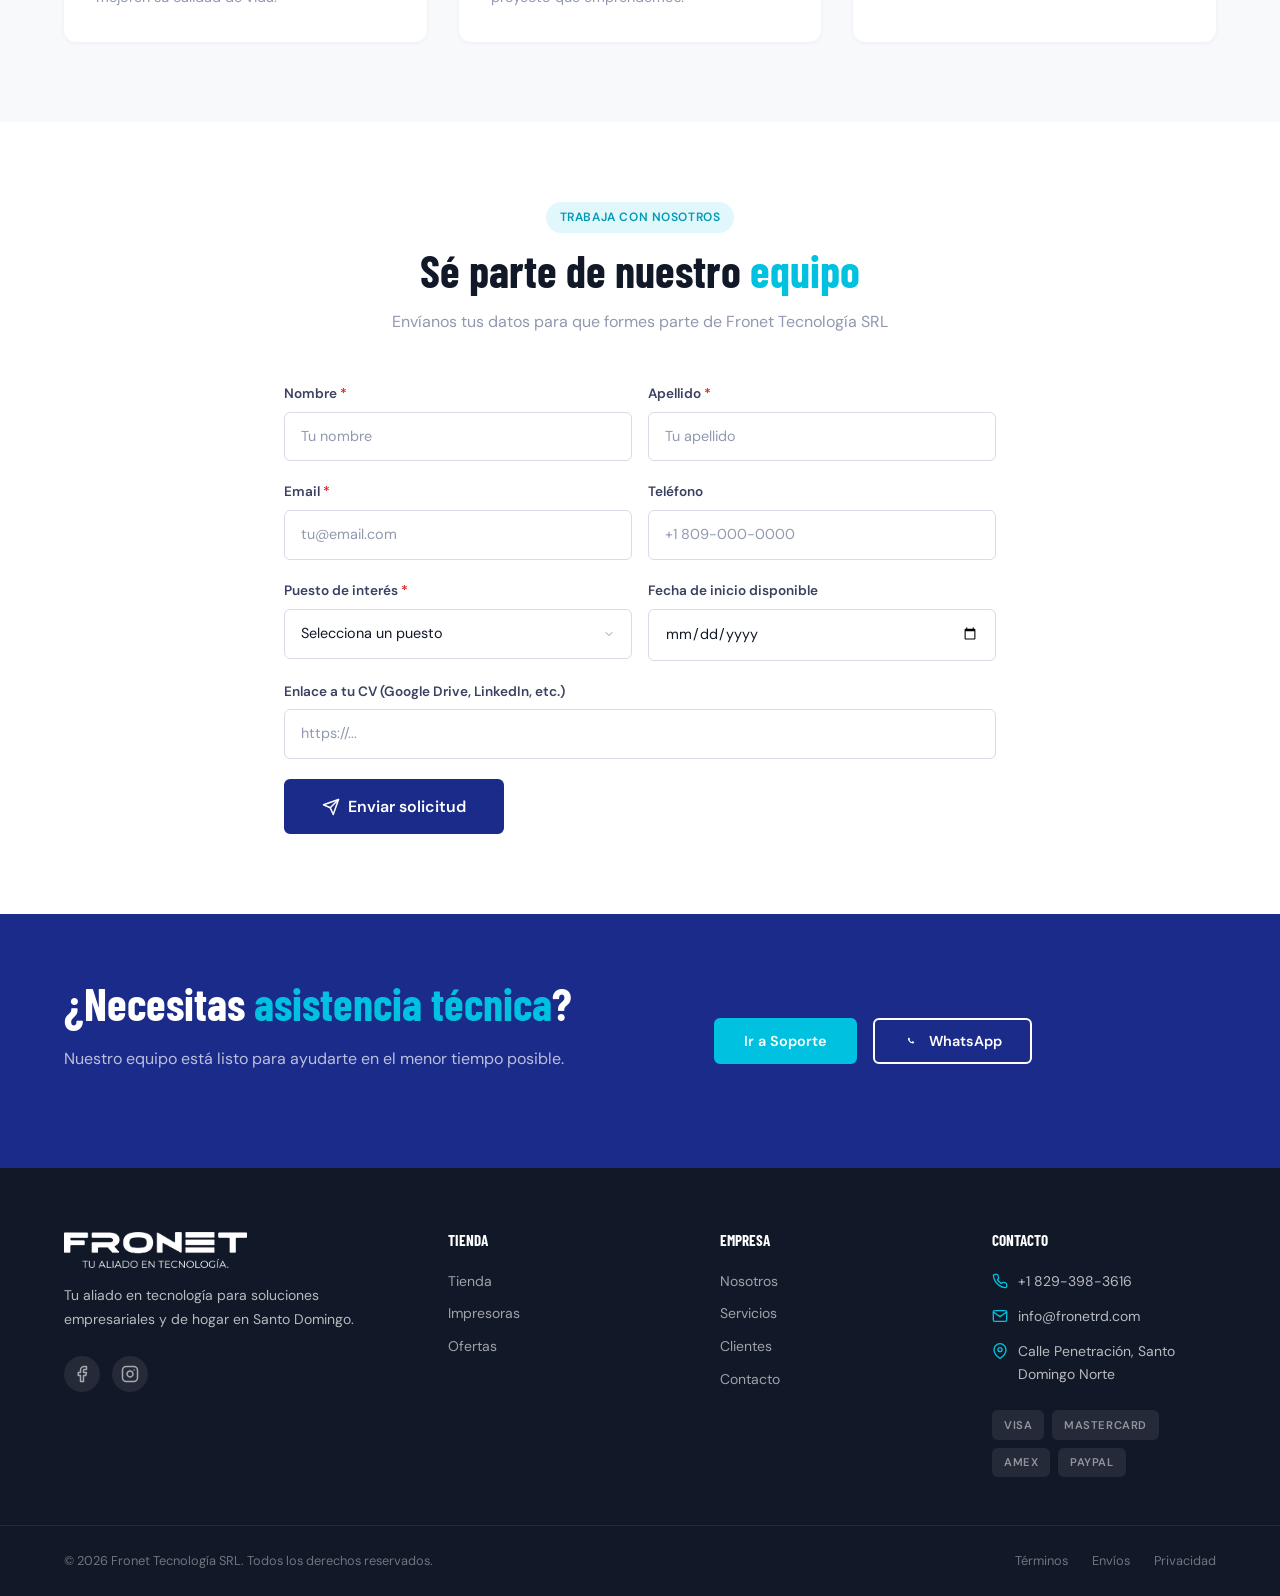
<file: nosotros.html>
<!DOCTYPE html>
<html lang="es">
<head>
  <meta charset="UTF-8" />
  <meta name="viewport" content="width=device-width, initial-scale=1.0" />
  <title>Nosotros | Fronet Tecnología SRL — Tu Aliado en Tecnología</title>
  <meta name="description" content="Conoce a Fronet Tecnología SRL: nuestra historia, misión, visión y valores. Más de 5 años brindando soluciones tecnológicas en Santo Domingo, República Dominicana." />
  <link rel="canonical" href="https://www.fronetrd.com/nosotros.html" />

  <meta property="og:title" content="Nosotros | Fronet Tecnología SRL" />
  <meta property="og:description" content="Conoce nuestra historia, misión y valores. Tu aliado tecnológico en Santo Domingo." />
  <meta property="og:image" content="https://www.fronetrd.com/assets/img/og-image.jpg" />
  <meta property="og:locale" content="es_DO" />
  <meta property="og:type" content="website" />
  <meta property="og:url" content="https://www.fronetrd.com/nosotros.html" />

  <link rel="preconnect" href="https://fonts.googleapis.com" />
  <link rel="preconnect" href="https://fonts.gstatic.com" crossorigin />
  <link href="https://fonts.googleapis.com/css2?family=Barlow+Condensed:wght@600;700;800&family=DM+Sans:wght@400;500;600&display=swap" rel="stylesheet" />

  <link rel="icon" type="image/svg+xml" href="assets/img/favicon.svg" />
  <link rel="stylesheet" href="assets/css/main.css" />
  <link rel="stylesheet" href="assets/css/components.css" />
</head>
<body>

  <!-- ANNOUNCEMENT BAR -->
  <div class="announcement-bar">
    <div class="container">
      <span>Envíos disponibles · Pagos contra entrega</span>
      <span class="announcement-bar__divider"></span>
      <a href="tel:+18293983616">+1 829-398-3616</a>
      <span class="announcement-bar__divider"></span>
      <a href="mailto:info@fronetrd.com">info@fronetrd.com</a>
    </div>
  </div>

  <!-- NAVBAR -->
  <nav class="navbar" id="navbar" aria-label="Navegación principal">
    <div class="container">
      <a href="index.html" class="navbar__logo" aria-label="Inicio Fronet">
        <img src="assets/img/logo-fronet.png" alt="Logo de Fronet Tecnología SRL" />
      </a>
      <div class="navbar__nav">
        <a class="navbar__link" href="index.html">Inicio</a>
        <a class="navbar__link active" href="nosotros.html">Nosotros</a>
        <a class="navbar__link" href="servicios.html">Servicios</a>
        <div class="navbar__dropdown">
          <a class="navbar__link" href="tienda.html">Tienda</a>
          <div class="navbar__dropdown-menu">
            <a href="tienda.html">Tienda</a>
            <a href="impresoras.html">Impresoras</a>
            <a href="ofertas.html">Ofertas</a>
          </div>
        </div>
        <a class="navbar__link" href="impresoras.html">Impresoras</a>
        <a class="navbar__link" href="clientes.html">Clientes</a>
      </div>
      <div class="navbar__actions">
        <a class="navbar__phone" href="tel:+18293983616">+1 829-398-3616</a>
        <a class="btn btn--primary btn--sm" href="soporte.html">Soporte Técnico</a>
        <button class="navbar__toggle" id="navToggle" aria-label="Abrir menú" aria-expanded="false">
          <span></span><span></span><span></span>
        </button>
      </div>
    </div>
  </nav>

  <!-- MOBILE NAV -->
  <div class="mobile-nav" id="mobileNav" aria-hidden="true">
    <button class="mobile-nav__close" id="navClose" aria-label="Cerrar menú">✕</button>
    <a class="mobile-nav__link" href="index.html">Inicio</a>
    <a class="mobile-nav__link active" href="nosotros.html">Nosotros</a>
    <a class="mobile-nav__link" href="servicios.html">Servicios</a>
    <a class="mobile-nav__link" href="tienda.html">Tienda</a>
    <a class="mobile-nav__link" href="impresoras.html">Impresoras</a>
    <a class="mobile-nav__link" href="ofertas.html">Ofertas</a>
    <a class="mobile-nav__link" href="clientes.html">Clientes</a>
    <a class="mobile-nav__link" href="contacto.html">Contacto</a>
    <div class="mobile-nav__actions">
      <a class="btn btn--primary" href="soporte.html">Soporte Técnico</a>
      <a class="btn btn--whatsapp" href="https://wa.me/18293983616" target="_blank" rel="noopener">WhatsApp</a>
    </div>
  </div>

  <main>

    <!-- PAGE HERO -->
    <section class="page-hero">
      <div class="container">
        <nav class="breadcrumb" aria-label="Ruta de navegación">
          <a href="index.html">Inicio</a>
          <span aria-hidden="true">›</span>
          <span class="current">Nosotros</span>
        </nav>
        <h1>Sobre Nosotros</h1>
        <p>Conoce quiénes somos y por qué somos tu mejor aliado tecnológico</p>
      </div>
    </section>

    <!-- HISTORIA / DESCRIPCIÓN -->
    <section class="section">
      <div class="container grid-2 align-center">
        <img
          src="assets/img/about-team.jpg"
          alt="Equipo de técnicos de Fronet Tecnología SRL en Santo Domingo"
          loading="lazy"
          style="width:100%; min-height:320px; object-fit:cover; border-radius:var(--radius-lg); display:block;"
        />
        <div class="fade-up">
          <span class="tag tag--cyan">Nuestra historia</span>
          <h2 style="margin-top:0.75rem;">Tu aliado en <span class="text-cyan">tecnología</span></h2>
          <p style="margin-top:1rem; color:var(--gray-700);">
            Fronet Tecnología SRL nació con la misión de democratizar el acceso a soluciones tecnológicas de calidad para empresas y hogares en República Dominicana. Desde nuestros inicios, hemos trabajado con dedicación para convertirnos en el socio tecnológico de confianza de cientos de clientes en Santo Domingo.
          </p>
          <p style="color:var(--gray-700);">
            Ofrecemos un portafolio completo de servicios: renta y venta de impresoras, soporte técnico para computadoras y laptops, instalación de sistemas CCTV, diseño e instalación de redes empresariales, y mucho más. Cada servicio está respaldado por un equipo de técnicos certificados y comprometidos con la excelencia.
          </p>
          <p style="color:var(--gray-700);">
            Con más de 5 años de experiencia y más de 500 clientes satisfechos, seguimos creciendo y mejorando para ofrecerte siempre lo mejor en tecnología. Nuestro horario de atención es de lunes a viernes de 8:00am a 5:00pm y sábados de 8:00am a 12:00pm.
          </p>
          <div style="display:flex; gap:1.5rem; margin-top:1.5rem; flex-wrap:wrap;">
            <div>
              <div class="stat__number">500+</div>
              <div class="stat__label">Clientes atendidos</div>
            </div>
            <div>
              <div class="stat__number">5+</div>
              <div class="stat__label">Años de experiencia</div>
            </div>
            <div>
              <div class="stat__number">24/7</div>
              <div class="stat__label">Soporte disponible</div>
            </div>
          </div>
        </div>
      </div>
    </section>

    <!-- MISIÓN / VISIÓN / VALORES -->
    <section class="section bg-gray-50">
      <div class="container">
        <div class="section-header fade-up">
          <span class="tag tag--navy">Nuestros pilares</span>
          <h2>Misión, Visión &amp; <span>Valores</span></h2>
        </div>
        <div class="grid-3">

          <article class="service-card fade-up" data-delay="1">
            <div class="service-card__icon" style="background:rgba(27,43,138,0.1); color:var(--navy);">
              <svg xmlns="http://www.w3.org/2000/svg" width="24" height="24" viewBox="0 0 24 24" fill="none" stroke="currentColor" stroke-width="2" stroke-linecap="round" stroke-linejoin="round" aria-hidden="true"><circle cx="12" cy="12" r="10"/><polyline points="12 6 12 12 16 14"/></svg>
            </div>
            <h3>Misión</h3>
            <p>Empoderar a nuestros clientes a través de soluciones tecnológicas de vanguardia, brindando servicios de calidad, atención personalizada y soporte continuo que impulsen el crecimiento de sus negocios y mejoren su calidad de vida.</p>
          </article>

          <article class="service-card fade-up" data-delay="2">
            <div class="service-card__icon" style="background:rgba(0,194,224,0.1); color:var(--cyan);">
              <svg xmlns="http://www.w3.org/2000/svg" width="24" height="24" viewBox="0 0 24 24" fill="none" stroke="currentColor" stroke-width="2" stroke-linecap="round" stroke-linejoin="round" aria-hidden="true"><path d="M1 12s4-8 11-8 11 8 11 8-4 8-11 8-11-8-11-8z"/><circle cx="12" cy="12" r="3"/></svg>
            </div>
            <h3>Visión</h3>
            <p>Convertirnos en el socio tecnológico preferido de empresas y hogares en República Dominicana, reconocidos por nuestra innovación, confiabilidad y compromiso con la excelencia en cada proyecto que emprendemos.</p>
          </article>

          <article class="service-card fade-up" data-delay="3">
            <div class="service-card__icon" style="background:rgba(245,166,35,0.1); color:var(--gold);">
              <svg xmlns="http://www.w3.org/2000/svg" width="24" height="24" viewBox="0 0 24 24" fill="none" stroke="currentColor" stroke-width="2" stroke-linecap="round" stroke-linejoin="round" aria-hidden="true"><polygon points="12 2 15.09 8.26 22 9.27 17 14.14 18.18 21.02 12 17.77 5.82 21.02 7 14.14 2 9.27 8.91 8.26 12 2"/></svg>
            </div>
            <h3>Valores</h3>
            <ul class="checklist" style="margin-top:0.5rem;">
              <li class="checklist__item">
                <svg xmlns="http://www.w3.org/2000/svg" width="20" height="20" viewBox="0 0 24 24" fill="none" stroke="currentColor" stroke-width="2" stroke-linecap="round" stroke-linejoin="round" aria-hidden="true"><polyline points="20 6 9 17 4 12"/></svg>
                Innovación Constante
              </li>
              <li class="checklist__item">
                <svg xmlns="http://www.w3.org/2000/svg" width="20" height="20" viewBox="0 0 24 24" fill="none" stroke="currentColor" stroke-width="2" stroke-linecap="round" stroke-linejoin="round" aria-hidden="true"><polyline points="20 6 9 17 4 12"/></svg>
                Confianza y Cercanía
              </li>
              <li class="checklist__item">
                <svg xmlns="http://www.w3.org/2000/svg" width="20" height="20" viewBox="0 0 24 24" fill="none" stroke="currentColor" stroke-width="2" stroke-linecap="round" stroke-linejoin="round" aria-hidden="true"><polyline points="20 6 9 17 4 12"/></svg>
                Excelencia como Norma
              </li>
            </ul>
          </article>

        </div>
      </div>
    </section>

    <!-- EMPLEOS -->
    <section class="section" id="empleos">
      <div class="container" style="max-width:760px;">
        <div class="section-header fade-up">
          <span class="tag tag--cyan">Trabaja con nosotros</span>
          <h2>Sé parte de nuestro <span>equipo</span></h2>
          <p>Envíanos tus datos para que formes parte de Fronet Tecnología SRL</p>
        </div>

        <form id="form-empleos" class="fade-up" novalidate>
          <div class="form-row">
            <div class="form-group">
              <label for="emp-nombre">Nombre <span class="required" aria-hidden="true">*</span></label>
              <input class="form-control" type="text" id="emp-nombre" name="nombre" placeholder="Tu nombre" required autocomplete="given-name" />
              <div class="form-error" role="alert"></div>
            </div>
            <div class="form-group">
              <label for="emp-apellido">Apellido <span class="required" aria-hidden="true">*</span></label>
              <input class="form-control" type="text" id="emp-apellido" name="apellido" placeholder="Tu apellido" required autocomplete="family-name" />
              <div class="form-error" role="alert"></div>
            </div>
          </div>

          <div class="form-row">
            <div class="form-group">
              <label for="emp-email">Email <span class="required" aria-hidden="true">*</span></label>
              <input class="form-control" type="email" id="emp-email" name="email" placeholder="tu@email.com" required autocomplete="email" />
              <div class="form-error" role="alert"></div>
            </div>
            <div class="form-group">
              <label for="emp-telefono">Teléfono</label>
              <input class="form-control" type="tel" id="emp-telefono" name="telefono" placeholder="+1 809-000-0000" autocomplete="tel" />
              <div class="form-error" role="alert"></div>
            </div>
          </div>

          <div class="form-row">
            <div class="form-group">
              <label for="emp-puesto">Puesto de interés <span class="required" aria-hidden="true">*</span></label>
              <select class="form-control" id="emp-puesto" name="puesto" required>
                <option value="">Selecciona un puesto</option>
                <option value="Técnico">Técnico</option>
                <option value="Ventas">Ventas</option>
                <option value="Administración">Administración</option>
                <option value="Otro">Otro</option>
              </select>
              <div class="form-error" role="alert"></div>
            </div>
            <div class="form-group">
              <label for="emp-fecha">Fecha de inicio disponible</label>
              <input class="form-control" type="date" id="emp-fecha" name="fecha_inicio" />
            </div>
          </div>

          <div class="form-group">
            <label for="emp-cv">Enlace a tu CV (Google Drive, LinkedIn, etc.)</label>
            <input class="form-control" type="url" id="emp-cv" name="cv_link" placeholder="https://..." />
          </div>

          <button class="btn btn--primary btn--lg" type="submit">
            <svg xmlns="http://www.w3.org/2000/svg" width="18" height="18" viewBox="0 0 24 24" fill="none" stroke="currentColor" stroke-width="2" stroke-linecap="round" stroke-linejoin="round" aria-hidden="true"><line x1="22" y1="2" x2="11" y2="13"/><polygon points="22 2 15 22 11 13 2 9 22 2"/></svg>
            Enviar solicitud
          </button>
          <div class="form-success" role="status"></div>
        </form>
      </div>
    </section>

    <!-- CTA SOPORTE -->
    <section class="cta-soporte fade-up">
      <div class="container">
        <div>
          <h2>¿Necesitas <span>asistencia técnica</span>?</h2>
          <p>Nuestro equipo está listo para ayudarte en el menor tiempo posible.</p>
        </div>
        <div class="cta-soporte__actions">
          <a class="btn btn--cyan" href="soporte.html">Ir a Soporte</a>
          <a class="btn btn--outline-white" href="https://wa.me/18293983616" target="_blank" rel="noopener">
            <svg xmlns="http://www.w3.org/2000/svg" width="18" height="18" viewBox="0 0 32 32" fill="currentColor" aria-hidden="true"><path d="M19.11 17.21c-.27-.14-1.58-.78-1.82-.87-.24-.09-.41-.14-.59.14-.17.27-.68.87-.83 1.05-.15.18-.3.2-.57.07-.27-.14-1.13-.42-2.16-1.35-.8-.72-1.34-1.61-1.5-1.88-.16-.27-.02-.41.12-.55.12-.12.27-.3.41-.45.14-.15.18-.27.27-.45.09-.18.05-.34-.02-.48-.07-.14-.59-1.43-.81-1.95-.21-.51-.43-.44-.59-.45h-.5c-.18 0-.48.07-.73.34-.25.27-.95.93-.95 2.27s.97 2.64 1.11 2.82c.14.18 1.91 2.92 4.63 4.1.65.28 1.16.45 1.56.58.66.21 1.26.18 1.74.11.53-.08 1.58-.65 1.8-1.29.22-.63.22-1.17.16-1.29-.07-.11-.24-.18-.5-.32z"/></svg>
            WhatsApp
          </a>
        </div>
      </div>
    </section>

  </main>

  <!-- FOOTER -->
  <footer class="footer">
    <div class="container">
      <div class="footer__brand">
        <a class="footer__logo" href="index.html">
          <img src="assets/img/logo-fronet.png" alt="Logo blanco de Fronet Tecnología SRL" style="filter:brightness(0) invert(1);" />
        </a>
        <p>Tu aliado en tecnología para soluciones empresariales y de hogar en Santo Domingo.</p>
        <div class="footer__social">
          <a href="https://web.facebook.com/profile.php?id=100089948240589" target="_blank" rel="noopener" aria-label="Facebook de Fronet">
            <svg xmlns="http://www.w3.org/2000/svg" width="18" height="18" viewBox="0 0 24 24" fill="none" stroke="currentColor" stroke-width="2" stroke-linecap="round" stroke-linejoin="round" aria-hidden="true"><path d="M18 2h-3a5 5 0 0 0-5 5v3H7v4h3v8h4v-8h3l1-4h-4V7a1 1 0 0 1 1-1h3z"/></svg>
          </a>
          <a href="https://www.instagram.com/fronetrd/" target="_blank" rel="noopener" aria-label="Instagram de Fronet">
            <svg xmlns="http://www.w3.org/2000/svg" width="18" height="18" viewBox="0 0 24 24" fill="none" stroke="currentColor" stroke-width="2" stroke-linecap="round" stroke-linejoin="round" aria-hidden="true"><rect x="2" y="2" width="20" height="20" rx="5" ry="5"/><path d="M16 11.37A4 4 0 1 1 12.63 8 4 4 0 0 1 16 11.37z"/><line x1="17.5" y1="6.5" x2="17.51" y2="6.5"/></svg>
          </a>
        </div>
      </div>
      <div>
        <h4>Tienda</h4>
        <div class="footer__links">
          <a href="tienda.html">Tienda</a>
          <a href="impresoras.html">Impresoras</a>
          <a href="ofertas.html">Ofertas</a>
        </div>
      </div>
      <div>
        <h4>Empresa</h4>
        <div class="footer__links">
          <a href="nosotros.html">Nosotros</a>
          <a href="servicios.html">Servicios</a>
          <a href="clientes.html">Clientes</a>
          <a href="contacto.html">Contacto</a>
        </div>
      </div>
      <div>
        <h4>Contacto</h4>
        <div class="footer__contact-item">
          <svg xmlns="http://www.w3.org/2000/svg" width="16" height="16" viewBox="0 0 24 24" fill="none" stroke="currentColor" stroke-width="2" stroke-linecap="round" stroke-linejoin="round" aria-hidden="true"><path d="M22 16.92v3a2 2 0 0 1-2.18 2 19.79 19.79 0 0 1-8.63-3.07 19.5 19.5 0 0 1-6-6 19.79 19.79 0 0 1-3.07-8.67A2 2 0 0 1 4.11 2h3a2 2 0 0 1 2 1.72c.127.96.361 1.903.7 2.81a2 2 0 0 1-.45 2.11L8.09 9.91a16 16 0 0 0 6 6l1.27-1.27a2 2 0 0 1 2.11-.45c.907.339 1.85.573 2.81.7A2 2 0 0 1 22 16.92z"/></svg>
          <a href="tel:+18293983616">+1 829-398-3616</a>
        </div>
        <div class="footer__contact-item">
          <svg xmlns="http://www.w3.org/2000/svg" width="16" height="16" viewBox="0 0 24 24" fill="none" stroke="currentColor" stroke-width="2" stroke-linecap="round" stroke-linejoin="round" aria-hidden="true"><path d="M4 4h16c1.1 0 2 .9 2 2v12c0 1.1-.9 2-2 2H4c-1.1 0-2-.9-2-2V6c0-1.1.9-2 2-2z"/><polyline points="22,6 12,13 2,6"/></svg>
          <a href="mailto:info@fronetrd.com">info@fronetrd.com</a>
        </div>
        <div class="footer__contact-item">
          <svg xmlns="http://www.w3.org/2000/svg" width="16" height="16" viewBox="0 0 24 24" fill="none" stroke="currentColor" stroke-width="2" stroke-linecap="round" stroke-linejoin="round" aria-hidden="true"><path d="M21 10c0 7-9 13-9 13s-9-6-9-13a9 9 0 0 1 18 0z"/><circle cx="12" cy="10" r="3"/></svg>
          <span>Calle Penetración, Santo Domingo Norte</span>
        </div>
        <div class="footer__payments">
          <span class="footer__payment-badge">Visa</span>
          <span class="footer__payment-badge">Mastercard</span>
          <span class="footer__payment-badge">Amex</span>
          <span class="footer__payment-badge">PayPal</span>
        </div>
      </div>
    </div>
    <div class="footer__bottom">
      <div class="container">
        <div class="footer__copyright">© <span class="footer__year">2025</span> Fronet Tecnología SRL. Todos los derechos reservados.</div>
        <div class="footer__legal">
          <a href="politicas.html">Términos</a>
          <a href="politicas.html">Envíos</a>
          <a href="politicas.html">Privacidad</a>
        </div>
      </div>
    </div>
  </footer>

  <!-- WHATSAPP FLOAT -->
  <a href="https://wa.me/18293983616" class="whatsapp-float" target="_blank" rel="noopener" aria-label="Chatear por WhatsApp">
    <svg xmlns="http://www.w3.org/2000/svg" viewBox="0 0 32 32" fill="currentColor" aria-hidden="true">
      <path d="M19.11 17.21c-.27-.14-1.58-.78-1.82-.87-.24-.09-.41-.14-.59.14-.17.27-.68.87-.83 1.05-.15.18-.3.2-.57.07-.27-.14-1.13-.42-2.16-1.35-.8-.72-1.34-1.61-1.5-1.88-.16-.27-.02-.41.12-.55.12-.12.27-.3.41-.45.14-.15.18-.27.27-.45.09-.18.05-.34-.02-.48-.07-.14-.59-1.43-.81-1.95-.21-.51-.43-.44-.59-.45h-.5c-.18 0-.48.07-.73.34-.25.27-.95.93-.95 2.27s.97 2.64 1.11 2.82c.14.18 1.91 2.92 4.63 4.1.65.28 1.16.45 1.56.58.66.21 1.26.18 1.74.11.53-.08 1.58-.65 1.8-1.29.22-.63.22-1.17.16-1.29-.07-.11-.24-.18-.5-.32z"/>
      <path d="M16.01 3.2C8.98 3.2 3.29 8.89 3.29 15.91c0 2.48.71 4.9 2.05 6.97L3 29l6.3-2.29c1.99 1.09 4.24 1.66 6.71 1.66h.01c7.02 0 12.71-5.69 12.71-12.71S23.04 3.2 16.01 3.2zm0 22.93h-.01c-2.1 0-4.16-.56-5.97-1.62l-.43-.25-3.74 1.36 1.39-3.65-.28-.44a10.2 10.2 0 0 1-1.58-5.46c0-5.62 4.58-10.2 10.21-10.2 2.72 0 5.28 1.06 7.2 2.99a10.12 10.12 0 0 1 2.99 7.2c0 5.62-4.58 10.2-10.21 10.2z"/>
    </svg>
  </a>

  <script src="assets/js/main.js"></script>
  <script src="assets/js/forms.js"></script>
</body>
</html>
</file>
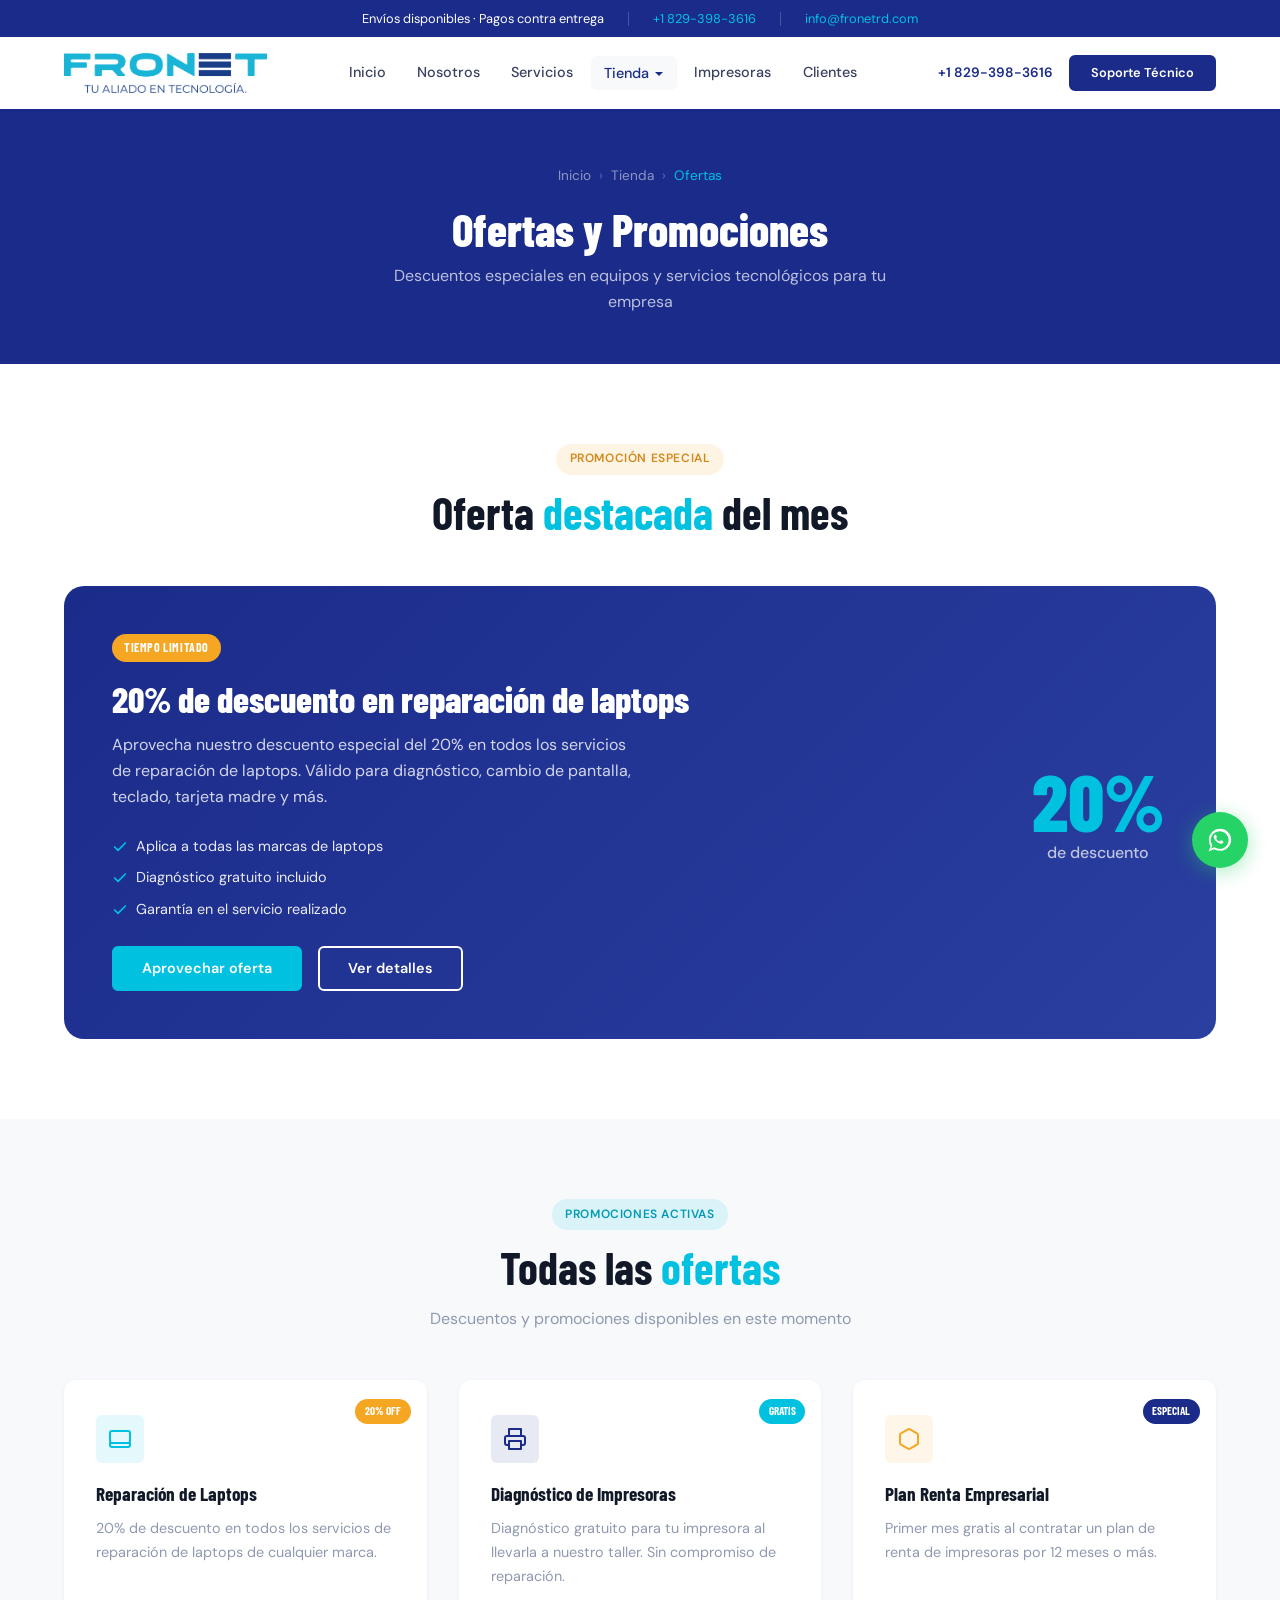
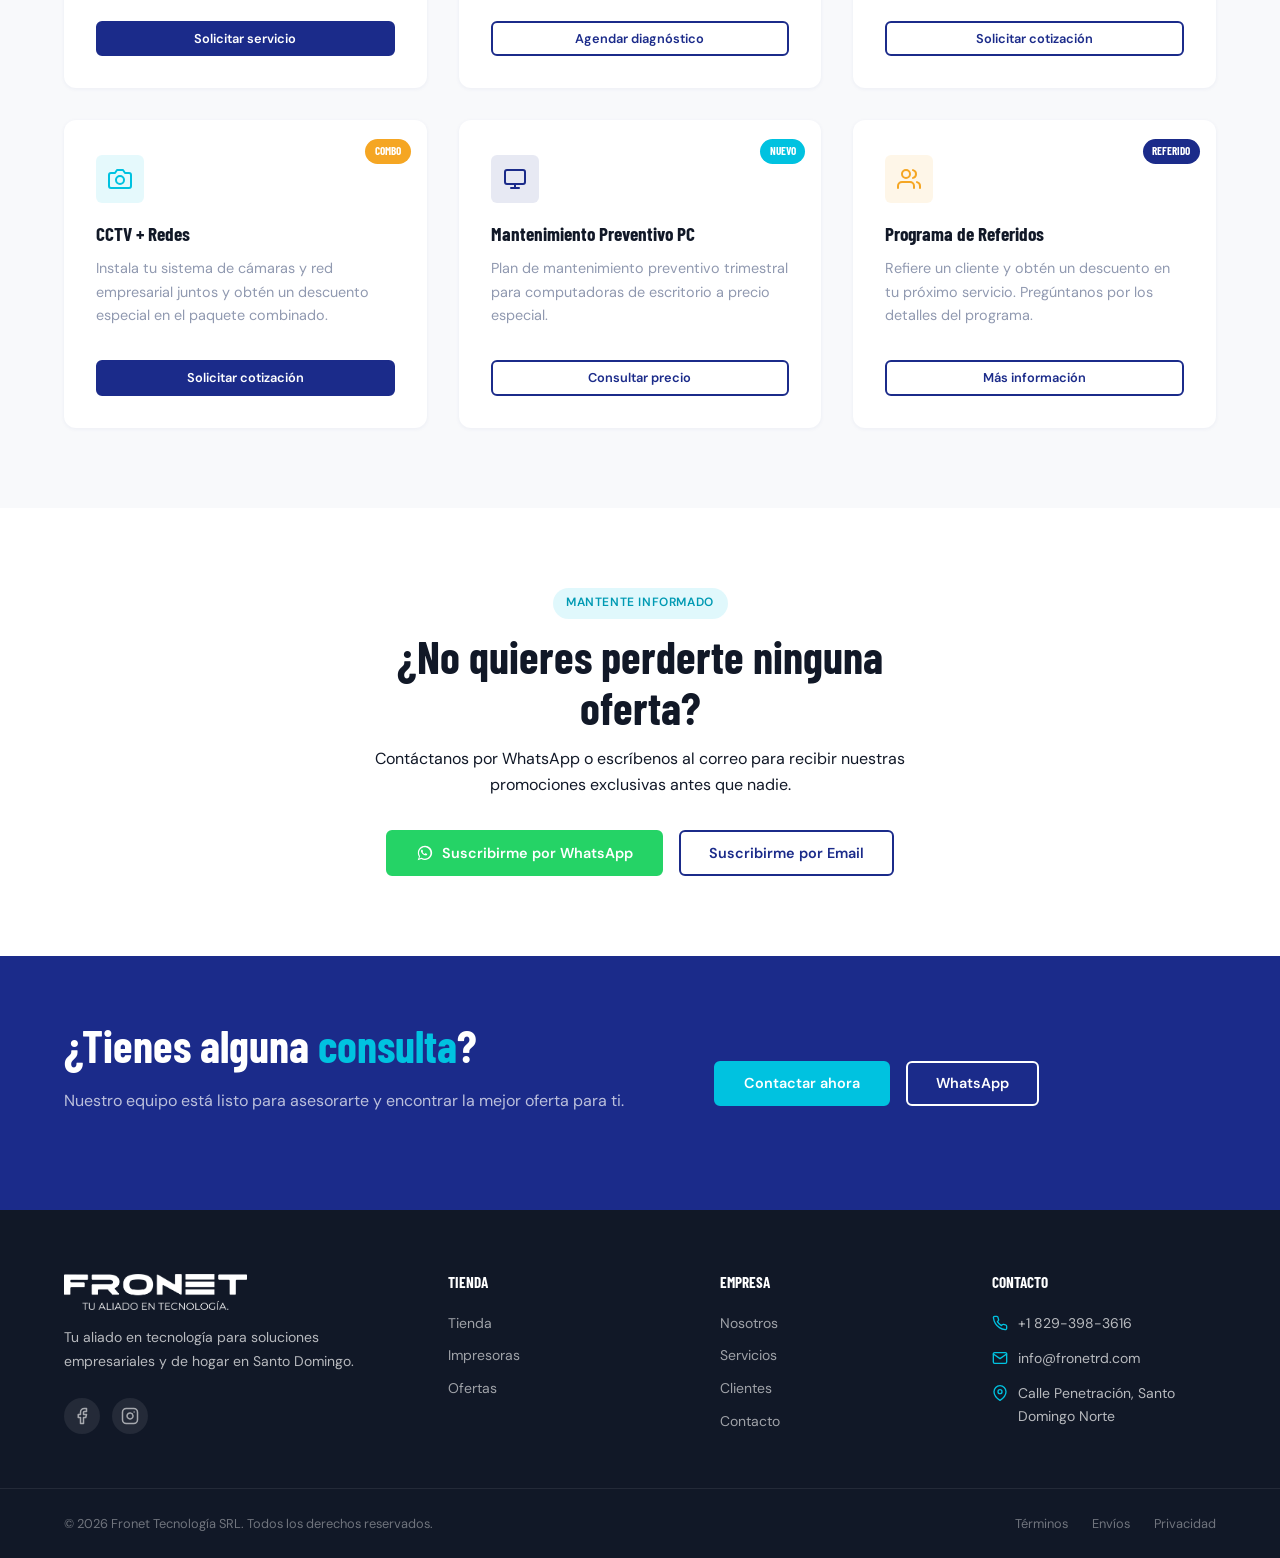
<file: ofertas.html>
﻿<!DOCTYPE html>
<html lang="es">
<head>
  <meta charset="UTF-8" />
  <meta name="viewport" content="width=device-width, initial-scale=1.0" />
  <title>Ofertas | Fronet Tecnología SRL — Promociones en Santo Domingo</title>
  <meta name="description" content="Ofertas y promociones en equipos tecnológicos, impresoras, laptops y servicios de soporte. Fronet Tecnología SRL, Santo Domingo, R.D." />
  <link rel="canonical" href="https://www.fronetrd.com/ofertas.html" />
  <meta property="og:title" content="Ofertas | Fronet Tecnología SRL" />
  <meta property="og:description" content="Promociones especiales en tecnología para tu empresa u hogar en Santo Domingo." />
  <meta property="og:image" content="https://www.fronetrd.com/assets/img/og-image.jpg" />
  <meta property="og:locale" content="es_DO" />
  <meta property="og:type" content="website" />
  <meta property="og:url" content="https://www.fronetrd.com/ofertas.html" />
  <link rel="preconnect" href="https://fonts.googleapis.com" />
  <link rel="preconnect" href="https://fonts.gstatic.com" crossorigin />
  <link href="https://fonts.googleapis.com/css2?family=Barlow+Condensed:wght@600;700;800&family=DM+Sans:wght@400;500;600&display=swap" rel="stylesheet" />
  <link rel="icon" type="image/svg+xml" href="assets/img/favicon.svg" />
  <link rel="stylesheet" href="assets/css/main.css" />
  <link rel="stylesheet" href="assets/css/components.css" />
</head>
<body>

  <div class="announcement-bar">
    <div class="container">
      <span>Envíos disponibles · Pagos contra entrega</span>
      <span class="announcement-bar__divider"></span>
      <a href="tel:+18293983616">+1 829-398-3616</a>
      <span class="announcement-bar__divider"></span>
      <a href="mailto:info@fronetrd.com">info@fronetrd.com</a>
    </div>
  </div>

  <nav class="navbar" id="navbar" aria-label="Navegación principal">
    <div class="container">
      <a href="index.html" class="navbar__logo" aria-label="Inicio Fronet">
        <img src="assets/img/logo-fronet.png" alt="Logo de Fronet Tecnología SRL" />
      </a>
      <div class="navbar__nav">
        <a class="navbar__link" href="index.html">Inicio</a>
        <a class="navbar__link" href="nosotros.html">Nosotros</a>
        <a class="navbar__link" href="servicios.html">Servicios</a>
        <div class="navbar__dropdown">
          <a class="navbar__link active" href="tienda.html">Tienda</a>
          <div class="navbar__dropdown-menu">
            <a href="tienda.html">Tienda</a>
            <a href="impresoras.html">Impresoras</a>
            <a href="ofertas.html">Ofertas</a>
          </div>
        </div>
        <a class="navbar__link" href="impresoras.html">Impresoras</a>
        <a class="navbar__link" href="clientes.html">Clientes</a>
      </div>
      <div class="navbar__actions">
        <a class="navbar__phone" href="tel:+18293983616">+1 829-398-3616</a>
        <a class="btn btn--primary btn--sm" href="soporte.html">Soporte Técnico</a>
        <button class="navbar__toggle" id="navToggle" aria-label="Abrir menú" aria-expanded="false">
          <span></span><span></span><span></span>
        </button>
      </div>
    </div>
  </nav>

  <div class="mobile-nav" id="mobileNav" aria-hidden="true">
    <button class="mobile-nav__close" id="navClose" aria-label="Cerrar menú">✕</button>
    <a class="mobile-nav__link" href="index.html">Inicio</a>
    <a class="mobile-nav__link" href="nosotros.html">Nosotros</a>
    <a class="mobile-nav__link" href="servicios.html">Servicios</a>
    <a class="mobile-nav__link" href="tienda.html">Tienda</a>
    <a class="mobile-nav__link" href="impresoras.html">Impresoras</a>
    <a class="mobile-nav__link active" href="ofertas.html">Ofertas</a>
    <a class="mobile-nav__link" href="clientes.html">Clientes</a>
    <a class="mobile-nav__link" href="contacto.html">Contacto</a>
    <div class="mobile-nav__actions">
      <a class="btn btn--primary" href="soporte.html">Soporte Técnico</a>
      <a class="btn btn--whatsapp" href="https://wa.me/18293983616" target="_blank" rel="noopener">WhatsApp</a>
    </div>
  </div>

  <main>

    <section class="page-hero">
      <div class="container">
        <nav class="breadcrumb" aria-label="Ruta de navegación">
          <a href="index.html">Inicio</a>
          <span aria-hidden="true">›</span>
          <a href="tienda.html">Tienda</a>
          <span aria-hidden="true">›</span>
          <span class="current">Ofertas</span>
        </nav>
        <h1>Ofertas y Promociones</h1>
        <p>Descuentos especiales en equipos y servicios tecnológicos para tu empresa</p>
      </div>
    </section>

    <!-- OFERTA DESTACADA -->
    <section class="section">
      <div class="container">
        <div class="section-header fade-up">
          <span class="tag tag--gold">Promoción especial</span>
          <h2>Oferta <span>destacada</span> del mes</h2>
        </div>
        <div class="fade-up" style="background:linear-gradient(135deg, var(--navy) 0%, #2a3fa0 100%); border-radius:var(--radius-lg); padding:3rem; color:#fff; display:grid; grid-template-columns:1fr auto; gap:2rem; align-items:center; flex-wrap:wrap;">
          <div>
            <span style="display:inline-block; background:var(--gold); color:#fff; font-size:0.75rem; font-weight:700; padding:0.25rem 0.75rem; border-radius:999px; font-family:var(--font-display); letter-spacing:0.05em; margin-bottom:1rem;">TIEMPO LIMITADO</span>
            <h3 style="font-size:clamp(1.5rem,3vw,2.25rem); font-family:var(--font-display); font-weight:800; color:#fff; margin-bottom:0.75rem;">20% de descuento en reparación de laptops</h3>
            <p style="color:rgba(255,255,255,0.8); max-width:520px; margin-bottom:1.5rem;">Aprovecha nuestro descuento especial del 20% en todos los servicios de reparación de laptops. Válido para diagnóstico, cambio de pantalla, teclado, tarjeta madre y más.</p>
            <ul style="list-style:none; padding:0; margin:0 0 1.5rem; display:flex; flex-direction:column; gap:0.5rem;">
              <li style="display:flex; align-items:center; gap:0.5rem; color:rgba(255,255,255,0.9); font-size:0.9rem;">
                <svg xmlns="http://www.w3.org/2000/svg" width="16" height="16" viewBox="0 0 24 24" fill="none" stroke="var(--cyan)" stroke-width="2.5" stroke-linecap="round" stroke-linejoin="round" aria-hidden="true"><polyline points="20 6 9 17 4 12"/></svg>
                Aplica a todas las marcas de laptops
              </li>
              <li style="display:flex; align-items:center; gap:0.5rem; color:rgba(255,255,255,0.9); font-size:0.9rem;">
                <svg xmlns="http://www.w3.org/2000/svg" width="16" height="16" viewBox="0 0 24 24" fill="none" stroke="var(--cyan)" stroke-width="2.5" stroke-linecap="round" stroke-linejoin="round" aria-hidden="true"><polyline points="20 6 9 17 4 12"/></svg>
                Diagnóstico gratuito incluido
              </li>
              <li style="display:flex; align-items:center; gap:0.5rem; color:rgba(255,255,255,0.9); font-size:0.9rem;">
                <svg xmlns="http://www.w3.org/2000/svg" width="16" height="16" viewBox="0 0 24 24" fill="none" stroke="var(--cyan)" stroke-width="2.5" stroke-linecap="round" stroke-linejoin="round" aria-hidden="true"><polyline points="20 6 9 17 4 12"/></svg>
                Garantía en el servicio realizado
              </li>
            </ul>
            <div style="display:flex; gap:1rem; flex-wrap:wrap;">
              <a class="btn btn--cyan" href="https://wa.me/18293983616" target="_blank" rel="noopener">Aprovechar oferta</a>
              <a class="btn btn--outline-white" href="servicios.html#reparacion-laptops">Ver detalles</a>
            </div>
          </div>
          <div style="text-align:center; min-width:140px;">
            <div style="font-size:5rem; font-weight:800; font-family:var(--font-display); color:var(--cyan); line-height:1;">20%</div>
            <div style="font-size:1rem; color:rgba(255,255,255,0.7); font-weight:500;">de descuento</div>
          </div>
        </div>
      </div>
    </section>

    <!-- GRID DE OFERTAS -->
    <section class="section bg-gray-50" id="todas-las-ofertas">
      <div class="container">
        <div class="section-header fade-up">
          <span class="tag tag--cyan">Promociones activas</span>
          <h2>Todas las <span>ofertas</span></h2>
          <p>Descuentos y promociones disponibles en este momento</p>
        </div>
        <div class="grid-3">

          <article class="service-card fade-up" data-delay="1" style="position:relative; overflow:hidden;">
            <span style="position:absolute; top:1rem; right:1rem; background:var(--gold); color:#fff; font-size:0.7rem; font-weight:700; padding:0.2rem 0.6rem; border-radius:999px; font-family:var(--font-display);">20% OFF</span>
            <div class="service-card__icon" style="background:rgba(0,194,224,0.1); color:var(--cyan);">
              <svg xmlns="http://www.w3.org/2000/svg" width="24" height="24" viewBox="0 0 24 24" fill="none" stroke="currentColor" stroke-width="2" stroke-linecap="round" stroke-linejoin="round" aria-hidden="true"><rect x="2" y="4" width="20" height="12" rx="2"/><path d="M2 16h20v2a2 2 0 0 1-2 2H4a2 2 0 0 1-2-2v-2z"/></svg>
            </div>
            <h3>Reparación de Laptops</h3>
            <p>20% de descuento en todos los servicios de reparación de laptops de cualquier marca.</p>
            <a class="btn btn--primary btn--sm" style="margin-top:1rem;" href="https://wa.me/18293983616" target="_blank" rel="noopener">Solicitar servicio</a>
          </article>

          <article class="service-card fade-up" data-delay="2" style="position:relative; overflow:hidden;">
            <span style="position:absolute; top:1rem; right:1rem; background:var(--cyan); color:#fff; font-size:0.7rem; font-weight:700; padding:0.2rem 0.6rem; border-radius:999px; font-family:var(--font-display);">GRATIS</span>
            <div class="service-card__icon" style="background:rgba(27,43,138,0.1); color:var(--navy);">
              <svg xmlns="http://www.w3.org/2000/svg" width="24" height="24" viewBox="0 0 24 24" fill="none" stroke="currentColor" stroke-width="2" stroke-linecap="round" stroke-linejoin="round" aria-hidden="true"><polyline points="6 9 6 2 18 2 18 9"/><path d="M6 18H4a2 2 0 0 1-2-2v-5a2 2 0 0 1 2-2h16a2 2 0 0 1 2 2v5a2 2 0 0 1-2 2h-2"/><rect x="6" y="14" width="12" height="8"/></svg>
            </div>
            <h3>Diagnóstico de Impresoras</h3>
            <p>Diagnóstico gratuito para tu impresora al llevarla a nuestro taller. Sin compromiso de reparación.</p>
            <a class="btn btn--outline btn--sm" style="margin-top:1rem;" href="https://wa.me/18293983616" target="_blank" rel="noopener">Agendar diagnóstico</a>
          </article>

          <article class="service-card fade-up" data-delay="3" style="position:relative; overflow:hidden;">
            <span style="position:absolute; top:1rem; right:1rem; background:var(--navy); color:#fff; font-size:0.7rem; font-weight:700; padding:0.2rem 0.6rem; border-radius:999px; font-family:var(--font-display);">ESPECIAL</span>
            <div class="service-card__icon" style="background:rgba(245,166,35,0.1); color:var(--gold);">
              <svg xmlns="http://www.w3.org/2000/svg" width="24" height="24" viewBox="0 0 24 24" fill="none" stroke="currentColor" stroke-width="2" stroke-linecap="round" stroke-linejoin="round" aria-hidden="true"><path d="M21 16V8a2 2 0 0 0-1-1.73l-7-4a2 2 0 0 0-2 0l-7 4A2 2 0 0 0 3 8v8a2 2 0 0 0 1 1.73l7 4a2 2 0 0 0 2 0l7-4A2 2 0 0 0 21 16z"/></svg>
            </div>
            <h3>Plan Renta Empresarial</h3>
            <p>Primer mes gratis al contratar un plan de renta de impresoras por 12 meses o más.</p>
            <a class="btn btn--outline btn--sm" style="margin-top:1rem;" href="contacto.html">Solicitar cotización</a>
          </article>

          <article class="service-card fade-up" data-delay="1" style="position:relative; overflow:hidden;">
            <span style="position:absolute; top:1rem; right:1rem; background:var(--gold); color:#fff; font-size:0.7rem; font-weight:700; padding:0.2rem 0.6rem; border-radius:999px; font-family:var(--font-display);">COMBO</span>
            <div class="service-card__icon" style="background:rgba(0,194,224,0.1); color:var(--cyan);">
              <svg xmlns="http://www.w3.org/2000/svg" width="24" height="24" viewBox="0 0 24 24" fill="none" stroke="currentColor" stroke-width="2" stroke-linecap="round" stroke-linejoin="round" aria-hidden="true"><path d="M23 19a2 2 0 0 1-2 2H3a2 2 0 0 1-2-2V8a2 2 0 0 1 2-2h4l2-3h6l2 3h4a2 2 0 0 1 2 2z"/><circle cx="12" cy="13" r="4"/></svg>
            </div>
            <h3>CCTV + Redes</h3>
            <p>Instala tu sistema de cámaras y red empresarial juntos y obtén un descuento especial en el paquete combinado.</p>
            <a class="btn btn--primary btn--sm" style="margin-top:1rem;" href="contacto.html">Solicitar cotización</a>
          </article>

          <article class="service-card fade-up" data-delay="2" style="position:relative; overflow:hidden;">
            <span style="position:absolute; top:1rem; right:1rem; background:var(--cyan); color:#fff; font-size:0.7rem; font-weight:700; padding:0.2rem 0.6rem; border-radius:999px; font-family:var(--font-display);">NUEVO</span>
            <div class="service-card__icon" style="background:rgba(27,43,138,0.1); color:var(--navy);">
              <svg xmlns="http://www.w3.org/2000/svg" width="24" height="24" viewBox="0 0 24 24" fill="none" stroke="currentColor" stroke-width="2" stroke-linecap="round" stroke-linejoin="round" aria-hidden="true"><rect x="2" y="3" width="20" height="14" rx="2" ry="2"/><line x1="8" y1="21" x2="16" y2="21"/><line x1="12" y1="17" x2="12" y2="21"/></svg>
            </div>
            <h3>Mantenimiento Preventivo PC</h3>
            <p>Plan de mantenimiento preventivo trimestral para computadoras de escritorio a precio especial.</p>
            <a class="btn btn--outline btn--sm" style="margin-top:1rem;" href="https://wa.me/18293983616" target="_blank" rel="noopener">Consultar precio</a>
          </article>

          <article class="service-card fade-up" data-delay="3" style="position:relative; overflow:hidden;">
            <span style="position:absolute; top:1rem; right:1rem; background:var(--navy); color:#fff; font-size:0.7rem; font-weight:700; padding:0.2rem 0.6rem; border-radius:999px; font-family:var(--font-display);">REFERIDO</span>
            <div class="service-card__icon" style="background:rgba(245,166,35,0.1); color:var(--gold);">
              <svg xmlns="http://www.w3.org/2000/svg" width="24" height="24" viewBox="0 0 24 24" fill="none" stroke="currentColor" stroke-width="2" stroke-linecap="round" stroke-linejoin="round" aria-hidden="true"><path d="M17 21v-2a4 4 0 0 0-4-4H5a4 4 0 0 0-4 4v2"/><circle cx="9" cy="7" r="4"/><path d="M23 21v-2a4 4 0 0 0-3-3.87"/><path d="M16 3.13a4 4 0 0 1 0 7.75"/></svg>
            </div>
            <h3>Programa de Referidos</h3>
            <p>Refiere un cliente y obtén un descuento en tu próximo servicio. Pregúntanos por los detalles del programa.</p>
            <a class="btn btn--outline btn--sm" style="margin-top:1rem;" href="https://wa.me/18293983616" target="_blank" rel="noopener">Más información</a>
          </article>

        </div>
      </div>
    </section>

    <!-- NEWSLETTER / SUSCRIPCIÓN -->
    <section class="section" id="suscribirse">
      <div class="container" style="max-width:640px; text-align:center;">
        <div class="fade-up">
          <span class="tag tag--cyan">Mantente informado</span>
          <h2 style="margin-top:0.75rem;">¿No quieres perderte <span>ninguna oferta</span>?</h2>
          <p style="color:var(--gray-600); margin-top:0.75rem; margin-bottom:2rem;">Contáctanos por WhatsApp o escríbenos al correo para recibir nuestras promociones exclusivas antes que nadie.</p>
          <div style="display:flex; gap:1rem; justify-content:center; flex-wrap:wrap;">
            <a class="btn btn--whatsapp" href="https://wa.me/18293983616?text=Hola%2C%20quiero%20recibir%20informaci%C3%B3n%20sobre%20ofertas%20y%20promociones" target="_blank" rel="noopener">
              <svg xmlns="http://www.w3.org/2000/svg" viewBox="0 0 32 32" fill="currentColor" width="18" height="18" aria-hidden="true"><path d="M19.11 17.21c-.27-.14-1.58-.78-1.82-.87-.24-.09-.41-.14-.59.14-.17.27-.68.87-.83 1.05-.15.18-.3.2-.57.07-.27-.14-1.13-.42-2.16-1.35-.8-.72-1.34-1.61-1.5-1.88-.16-.27-.02-.41.12-.55.12-.12.27-.3.41-.45.14-.15.18-.27.27-.45.09-.18.05-.34-.02-.48-.07-.14-.59-1.43-.81-1.95-.21-.51-.43-.44-.59-.45h-.5c-.18 0-.48.07-.73.34-.25.27-.95.93-.95 2.27s.97 2.64 1.11 2.82c.14.18 1.91 2.92 4.63 4.1.65.28 1.16.45 1.56.58.66.21 1.26.18 1.74.11.53-.08 1.58-.65 1.8-1.29.22-.63.22-1.17.16-1.29-.07-.11-.24-.18-.5-.32z"/><path d="M16.01 3.2C8.98 3.2 3.29 8.89 3.29 15.91c0 2.48.71 4.9 2.05 6.97L3 29l6.3-2.29c1.99 1.09 4.24 1.66 6.71 1.66h.01c7.02 0 12.71-5.69 12.71-12.71S23.04 3.2 16.01 3.2zm0 22.93h-.01c-2.1 0-4.16-.56-5.97-1.62l-.43-.25-3.74 1.36 1.39-3.65-.28-.44a10.2 10.2 0 0 1-1.58-5.46c0-5.62 4.58-10.2 10.21-10.2 2.72 0 5.28 1.06 7.2 2.99a10.12 10.12 0 0 1 2.99 7.2c0 5.62-4.58 10.2-10.21 10.2z"/></svg>
              Suscribirme por WhatsApp
            </a>
            <a class="btn btn--outline" href="mailto:info@fronetrd.com?subject=Quiero%20recibir%20ofertas%20de%20Fronet">Suscribirme por Email</a>
          </div>
        </div>
      </div>
    </section>

    <!-- CTA -->
    <section class="cta-soporte fade-up">
      <div class="container">
        <div>
          <h2>¿Tienes alguna <span>consulta</span>?</h2>
          <p>Nuestro equipo está listo para asesorarte y encontrar la mejor oferta para ti.</p>
        </div>
        <div class="cta-soporte__actions">
          <a class="btn btn--cyan" href="contacto.html">Contactar ahora</a>
          <a class="btn btn--outline-white" href="https://wa.me/18293983616" target="_blank" rel="noopener">WhatsApp</a>
        </div>
      </div>
    </section>

  </main>

  <footer class="footer">
    <div class="container">
      <div class="footer__brand">
        <a class="footer__logo" href="index.html">
          <img src="assets/img/logo-fronet.png" alt="Logo blanco de Fronet Tecnología SRL" style="filter:brightness(0) invert(1);" />
        </a>
        <p>Tu aliado en tecnología para soluciones empresariales y de hogar en Santo Domingo.</p>
        <div class="footer__social">
          <a href="https://web.facebook.com/profile.php?id=100089948240589" target="_blank" rel="noopener" aria-label="Facebook de Fronet">
            <svg xmlns="http://www.w3.org/2000/svg" width="18" height="18" viewBox="0 0 24 24" fill="none" stroke="currentColor" stroke-width="2" stroke-linecap="round" stroke-linejoin="round" aria-hidden="true"><path d="M18 2h-3a5 5 0 0 0-5 5v3H7v4h3v8h4v-8h3l1-4h-4V7a1 1 0 0 1 1-1h3z"/></svg>
          </a>
          <a href="https://www.instagram.com/fronetrd/" target="_blank" rel="noopener" aria-label="Instagram de Fronet">
            <svg xmlns="http://www.w3.org/2000/svg" width="18" height="18" viewBox="0 0 24 24" fill="none" stroke="currentColor" stroke-width="2" stroke-linecap="round" stroke-linejoin="round" aria-hidden="true"><rect x="2" y="2" width="20" height="20" rx="5" ry="5"/><path d="M16 11.37A4 4 0 1 1 12.63 8 4 4 0 0 1 16 11.37z"/><line x1="17.5" y1="6.5" x2="17.51" y2="6.5"/></svg>
          </a>
        </div>
      </div>
      <div>
        <h4>Tienda</h4>
        <div class="footer__links">
          <a href="tienda.html">Tienda</a>
          <a href="impresoras.html">Impresoras</a>
          <a href="ofertas.html">Ofertas</a>
        </div>
      </div>
      <div>
        <h4>Empresa</h4>
        <div class="footer__links">
          <a href="nosotros.html">Nosotros</a>
          <a href="servicios.html">Servicios</a>
          <a href="clientes.html">Clientes</a>
          <a href="contacto.html">Contacto</a>
        </div>
      </div>
      <div>
        <h4>Contacto</h4>
        <div class="footer__contact-item">
          <svg xmlns="http://www.w3.org/2000/svg" width="16" height="16" viewBox="0 0 24 24" fill="none" stroke="currentColor" stroke-width="2" stroke-linecap="round" stroke-linejoin="round" aria-hidden="true"><path d="M22 16.92v3a2 2 0 0 1-2.18 2 19.79 19.79 0 0 1-8.63-3.07 19.5 19.5 0 0 1-6-6 19.79 19.79 0 0 1-3.07-8.67A2 2 0 0 1 4.11 2h3a2 2 0 0 1 2 1.72c.127.96.361 1.903.7 2.81a2 2 0 0 1-.45 2.11L8.09 9.91a16 16 0 0 0 6 6l1.27-1.27a2 2 0 0 1 2.11-.45c.907.339 1.85.573 2.81.7A2 2 0 0 1 22 16.92z"/></svg>
          <a href="tel:+18293983616">+1 829-398-3616</a>
        </div>
        <div class="footer__contact-item">
          <svg xmlns="http://www.w3.org/2000/svg" width="16" height="16" viewBox="0 0 24 24" fill="none" stroke="currentColor" stroke-width="2" stroke-linecap="round" stroke-linejoin="round" aria-hidden="true"><path d="M4 4h16c1.1 0 2 .9 2 2v12c0 1.1-.9 2-2 2H4c-1.1 0-2-.9-2-2V6c0-1.1.9-2 2-2z"/><polyline points="22,6 12,13 2,6"/></svg>
          <a href="mailto:info@fronetrd.com">info@fronetrd.com</a>
        </div>
        <div class="footer__contact-item">
          <svg xmlns="http://www.w3.org/2000/svg" width="16" height="16" viewBox="0 0 24 24" fill="none" stroke="currentColor" stroke-width="2" stroke-linecap="round" stroke-linejoin="round" aria-hidden="true"><path d="M21 10c0 7-9 13-9 13s-9-6-9-13a9 9 0 0 1 18 0z"/><circle cx="12" cy="10" r="3"/></svg>
          <span>Calle Penetración, Santo Domingo Norte</span>
        </div>
      </div>
    </div>
    <div class="footer__bottom">
      <div class="container">
        <div class="footer__copyright">© <span class="footer__year">2025</span> Fronet Tecnología SRL. Todos los derechos reservados.</div>
        <div class="footer__legal">
          <a href="politicas.html">Términos</a>
          <a href="politicas.html">Envíos</a>
          <a href="politicas.html">Privacidad</a>
        </div>
      </div>
    </div>
  </footer>

  <a href="https://wa.me/18293983616" class="whatsapp-float" target="_blank" rel="noopener" aria-label="Chatear por WhatsApp">
    <svg xmlns="http://www.w3.org/2000/svg" viewBox="0 0 32 32" fill="currentColor" aria-hidden="true">
      <path d="M19.11 17.21c-.27-.14-1.58-.78-1.82-.87-.24-.09-.41-.14-.59.14-.17.27-.68.87-.83 1.05-.15.18-.3.2-.57.07-.27-.14-1.13-.42-2.16-1.35-.8-.72-1.34-1.61-1.5-1.88-.16-.27-.02-.41.12-.55.12-.12.27-.3.41-.45.14-.15.18-.27.27-.45.09-.18.05-.34-.02-.48-.07-.14-.59-1.43-.81-1.95-.21-.51-.43-.44-.59-.45h-.5c-.18 0-.48.07-.73.34-.25.27-.95.93-.95 2.27s.97 2.64 1.11 2.82c.14.18 1.91 2.92 4.63 4.1.65.28 1.16.45 1.56.58.66.21 1.26.18 1.74.11.53-.08 1.58-.65 1.8-1.29.22-.63.22-1.17.16-1.29-.07-.11-.24-.18-.5-.32z"/>
      <path d="M16.01 3.2C8.98 3.2 3.29 8.89 3.29 15.91c0 2.48.71 4.9 2.05 6.97L3 29l6.3-2.29c1.99 1.09 4.24 1.66 6.71 1.66h.01c7.02 0 12.71-5.69 12.71-12.71S23.04 3.2 16.01 3.2zm0 22.93h-.01c-2.1 0-4.16-.56-5.97-1.62l-.43-.25-3.74 1.36 1.39-3.65-.28-.44a10.2 10.2 0 0 1-1.58-5.46c0-5.62 4.58-10.2 10.21-10.2 2.72 0 5.28 1.06 7.2 2.99a10.12 10.12 0 0 1 2.99 7.2c0 5.62-4.58 10.2-10.21 10.2z"/>
    </svg>
  </a>

  <script src="assets/js/main.js"></script>
  <script src="assets/js/forms.js"></script>
</body>
</html>
</file>
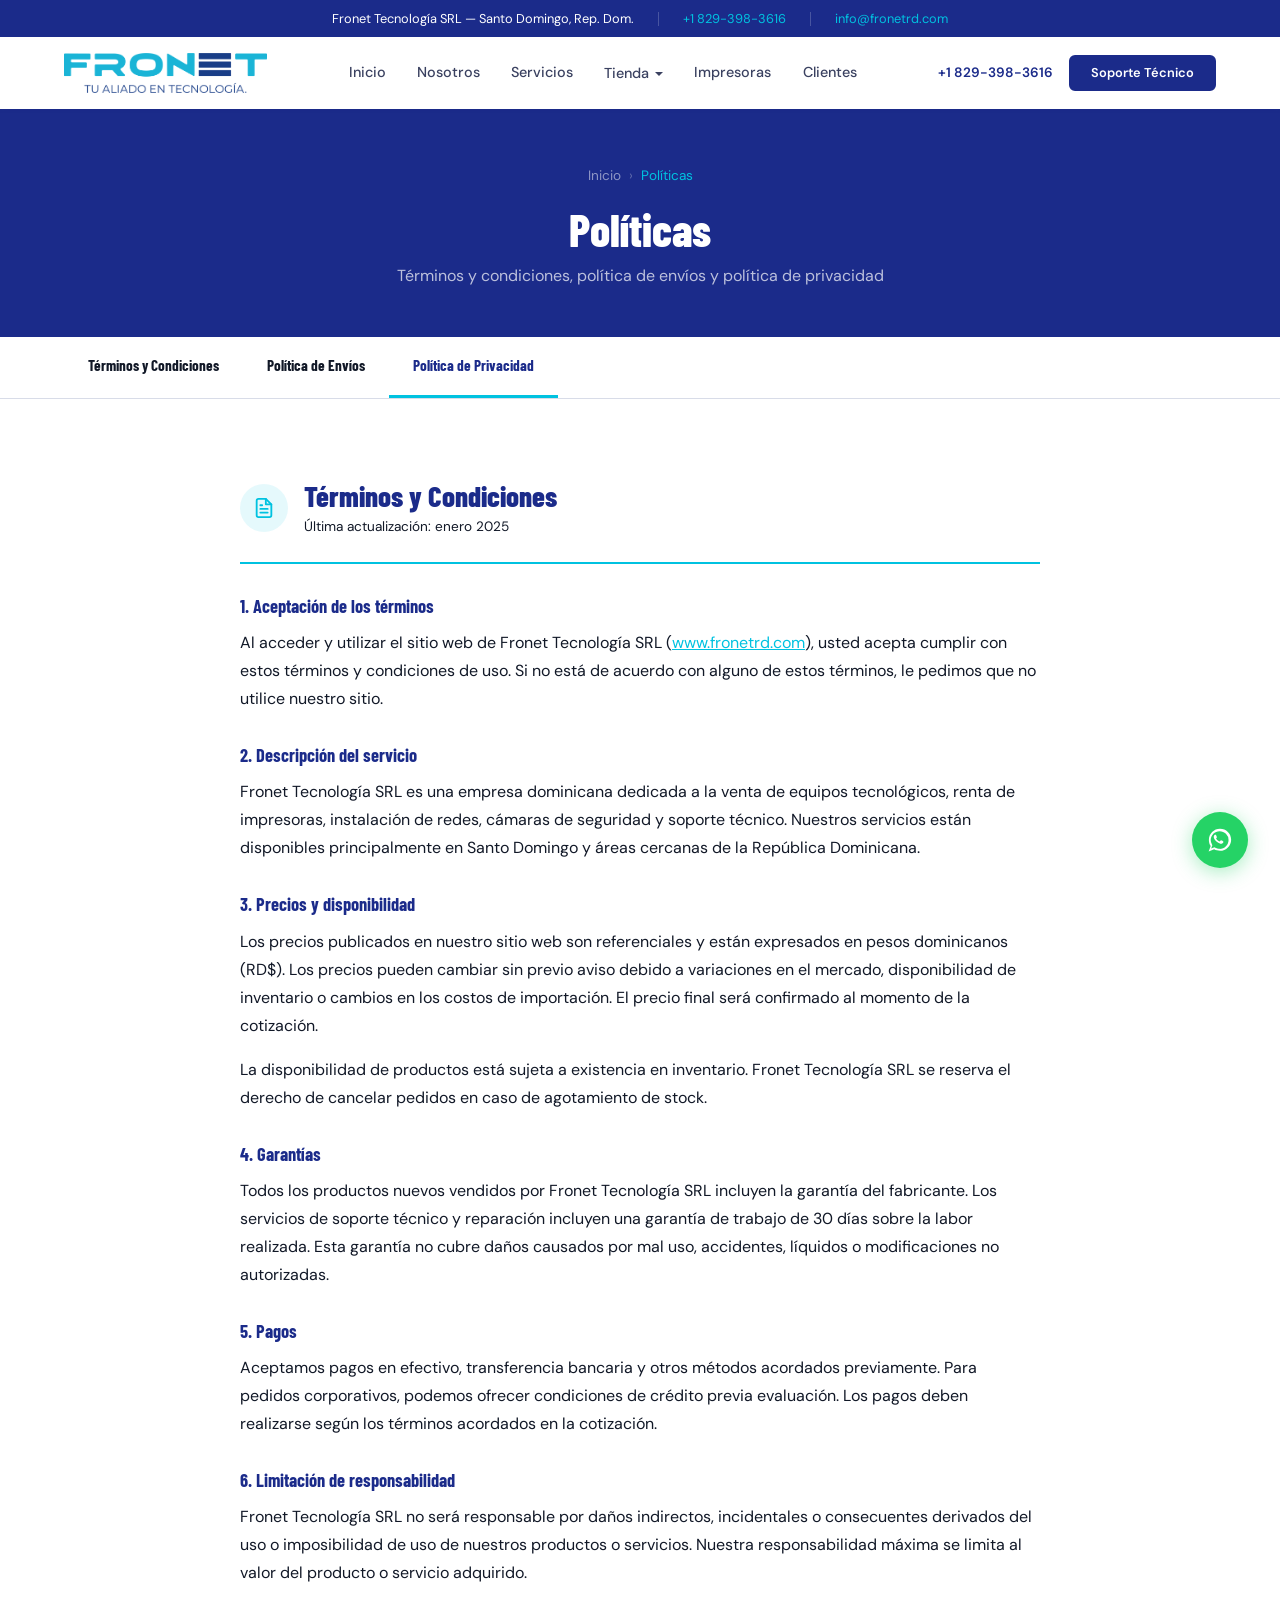
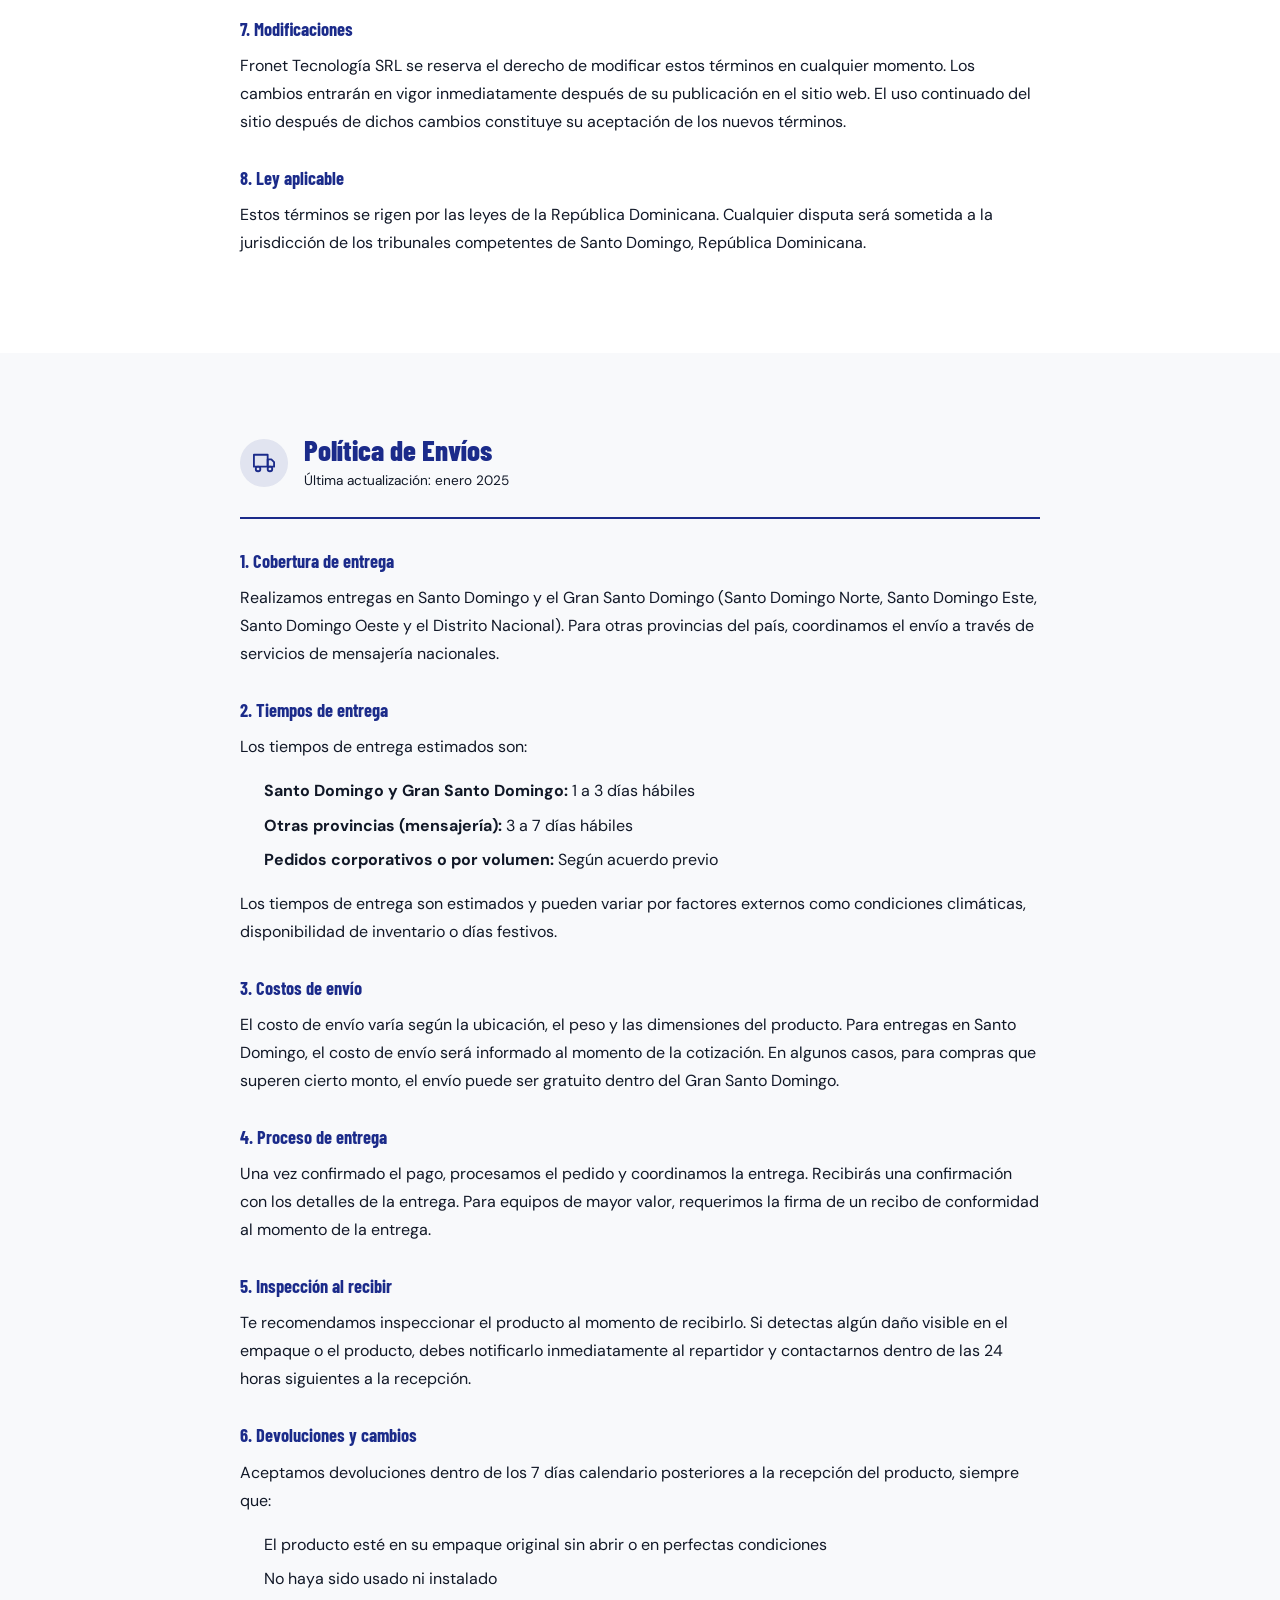
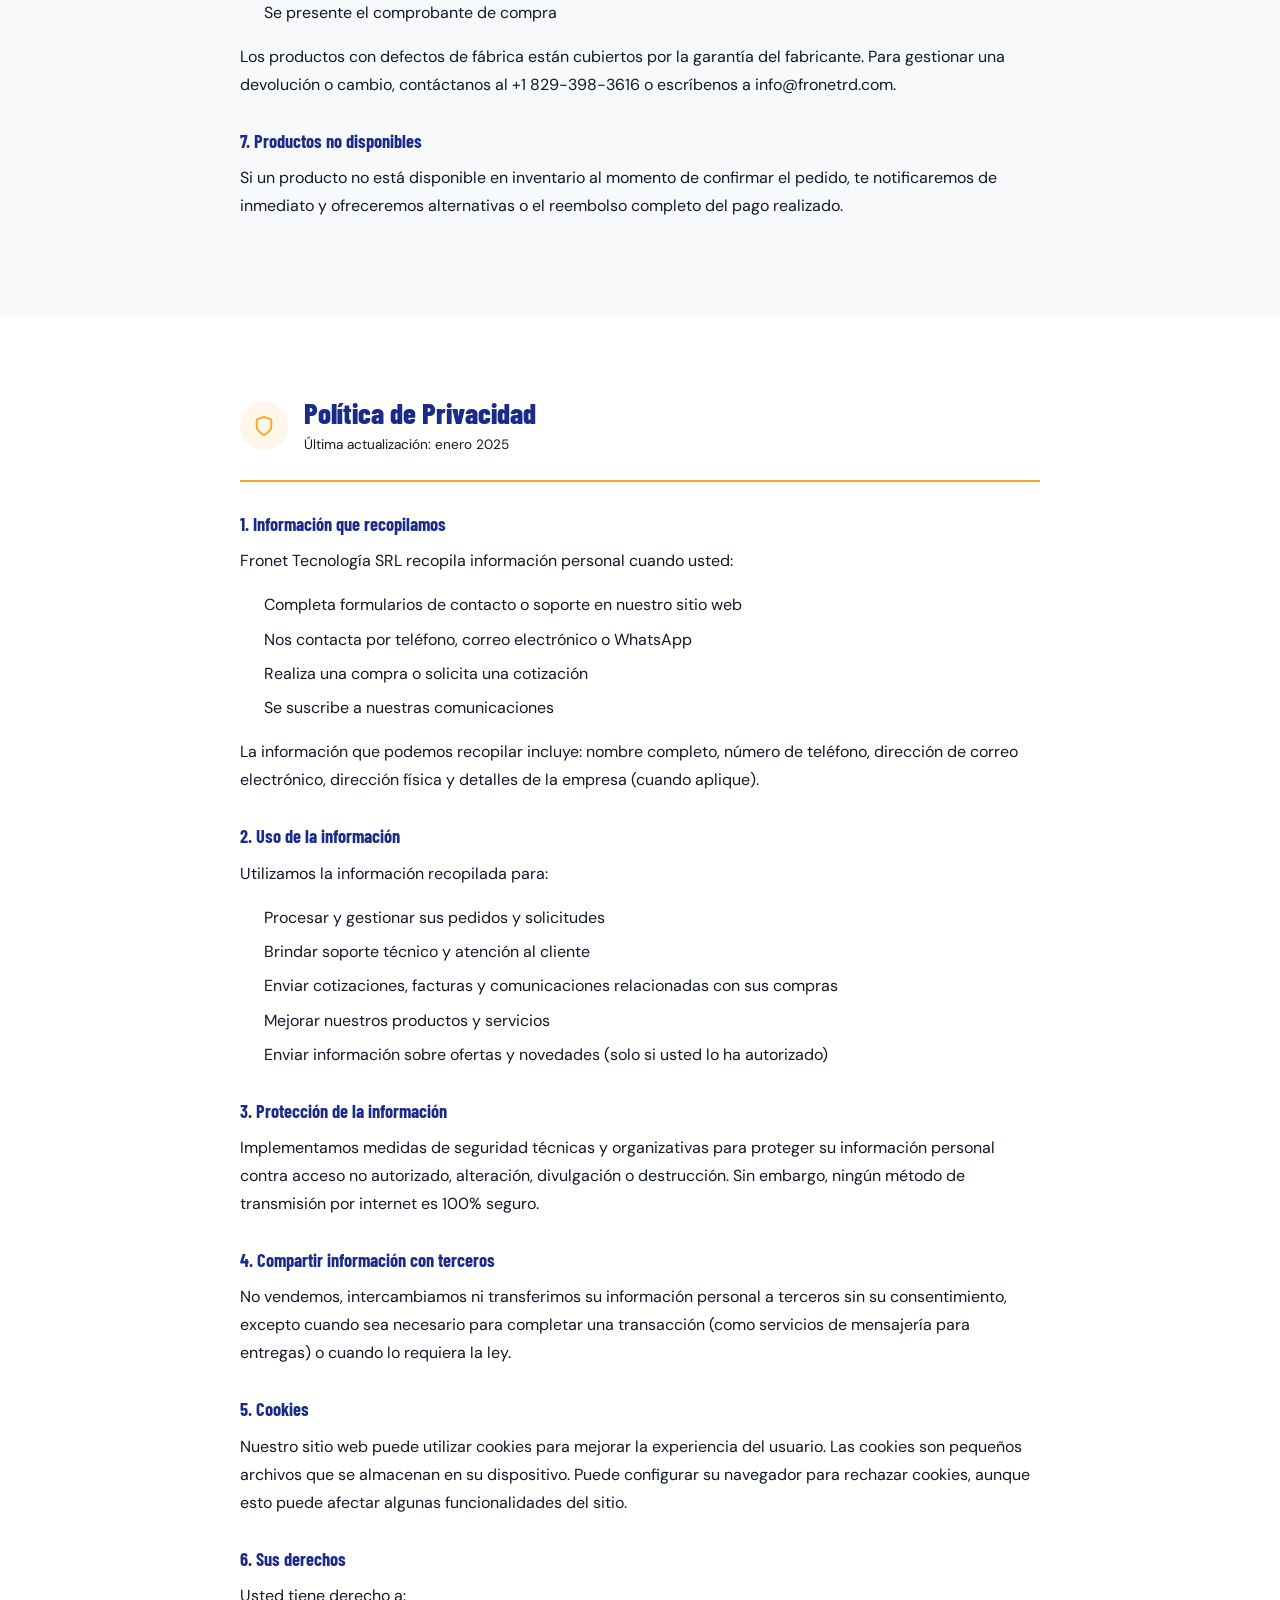
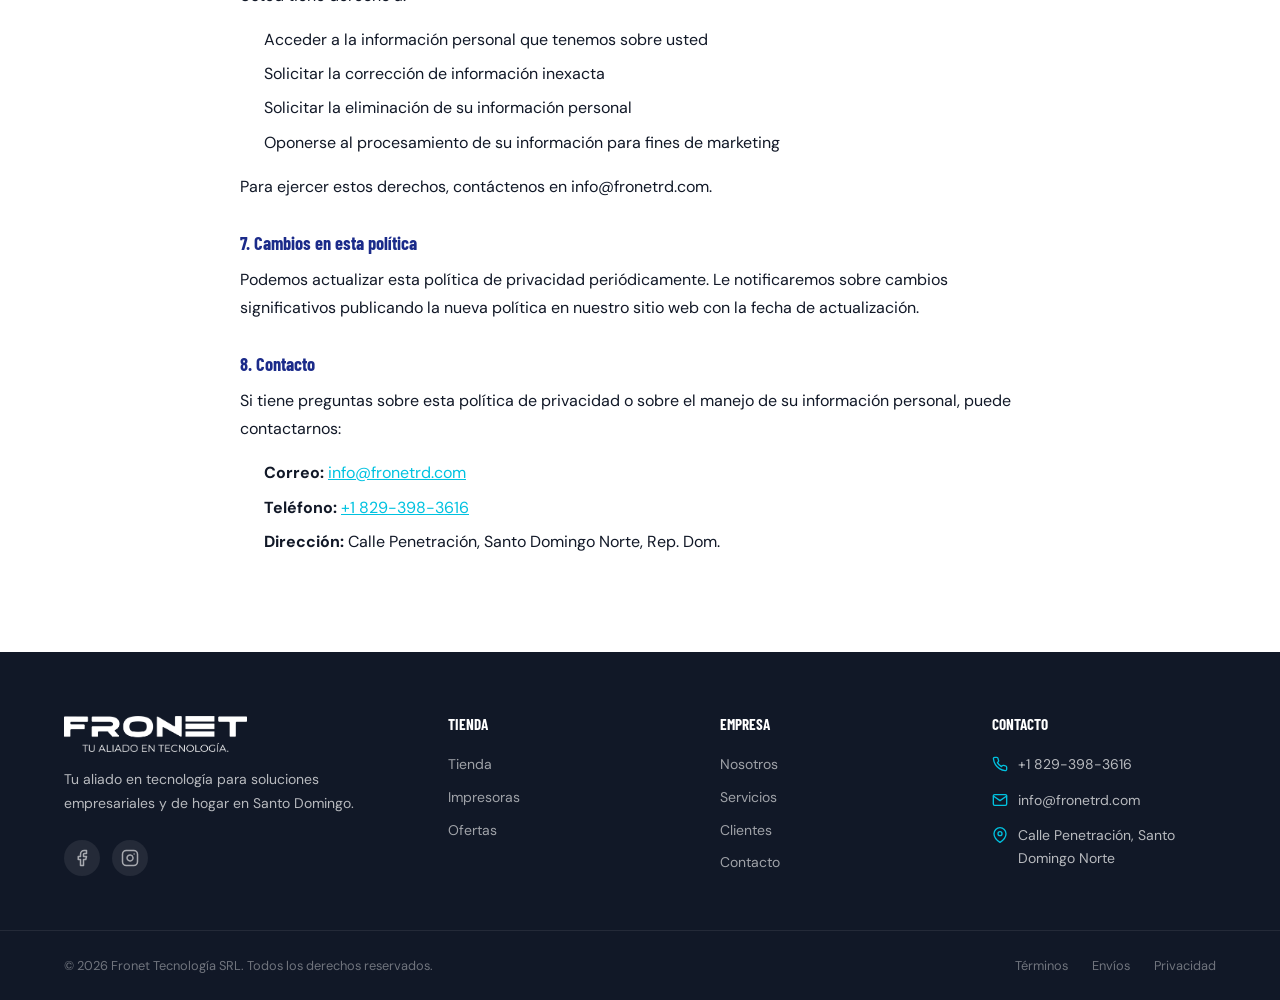
<file: politicas.html>
﻿<!DOCTYPE html>
<html lang="es">
<head>
  <meta charset="UTF-8" />
  <meta name="viewport" content="width=device-width, initial-scale=1.0" />
  <title>Políticas | Fronet Tecnología SRL — Términos, Envíos y Privacidad</title>
  <meta name="description" content="Consulta los términos y condiciones, política de envíos y política de privacidad de Fronet Tecnología SRL." />
  <link rel="canonical" href="https://www.fronetrd.com/politicas.html" />
  <meta property="og:title" content="Políticas | Fronet Tecnología SRL" />
  <meta property="og:description" content="Términos y condiciones, política de envíos y privacidad de Fronet Tecnología SRL." />
  <meta property="og:image" content="https://www.fronetrd.com/assets/img/og-image.jpg" />
  <meta property="og:locale" content="es_DO" />
  <meta property="og:type" content="website" />
  <meta property="og:url" content="https://www.fronetrd.com/politicas.html" />
  <link rel="preconnect" href="https://fonts.googleapis.com" />
  <link rel="preconnect" href="https://fonts.gstatic.com" crossorigin />
  <link href="https://fonts.googleapis.com/css2?family=Barlow+Condensed:wght@600;700;800&family=DM+Sans:wght@400;500;600&display=swap" rel="stylesheet" />
  <link rel="icon" type="image/svg+xml" href="assets/img/favicon.svg" />
  <link rel="stylesheet" href="assets/css/main.css" />
  <link rel="stylesheet" href="assets/css/components.css" />
</head>
<body>

  <div class="announcement-bar">
    <div class="container">
      <span>Fronet Tecnología SRL — Santo Domingo, Rep. Dom.</span>
      <span class="announcement-bar__divider"></span>
      <a href="tel:+18293983616">+1 829-398-3616</a>
      <span class="announcement-bar__divider"></span>
      <a href="mailto:info@fronetrd.com">info@fronetrd.com</a>
    </div>
  </div>

  <nav class="navbar" id="navbar" aria-label="Navegación principal">
    <div class="container">
      <a href="index.html" class="navbar__logo" aria-label="Inicio Fronet">
        <img src="assets/img/logo-fronet.png" alt="Logo de Fronet Tecnología SRL" />
      </a>
      <div class="navbar__nav">
        <a class="navbar__link" href="index.html">Inicio</a>
        <a class="navbar__link" href="nosotros.html">Nosotros</a>
        <a class="navbar__link" href="servicios.html">Servicios</a>
        <div class="navbar__dropdown">
          <a class="navbar__link" href="tienda.html">Tienda</a>
          <div class="navbar__dropdown-menu">
            <a href="tienda.html">Tienda</a>
            <a href="impresoras.html">Impresoras</a>
            <a href="ofertas.html">Ofertas</a>
          </div>
        </div>
        <a class="navbar__link" href="impresoras.html">Impresoras</a>
        <a class="navbar__link" href="clientes.html">Clientes</a>
      </div>
      <div class="navbar__actions">
        <a class="navbar__phone" href="tel:+18293983616">+1 829-398-3616</a>
        <a class="btn btn--primary btn--sm" href="soporte.html">Soporte Técnico</a>
        <button class="navbar__toggle" id="navToggle" aria-label="Abrir menú" aria-expanded="false">
          <span></span><span></span><span></span>
        </button>
      </div>
    </div>
  </nav>

  <div class="mobile-nav" id="mobileNav" aria-hidden="true">
    <button class="mobile-nav__close" id="navClose" aria-label="Cerrar menú">✕</button>
    <a class="mobile-nav__link" href="index.html">Inicio</a>
    <a class="mobile-nav__link" href="nosotros.html">Nosotros</a>
    <a class="mobile-nav__link" href="servicios.html">Servicios</a>
    <a class="mobile-nav__link" href="tienda.html">Tienda</a>
    <a class="mobile-nav__link" href="impresoras.html">Impresoras</a>
    <a class="mobile-nav__link" href="ofertas.html">Ofertas</a>
    <a class="mobile-nav__link" href="clientes.html">Clientes</a>
    <a class="mobile-nav__link" href="contacto.html">Contacto</a>
    <div class="mobile-nav__actions">
      <a class="btn btn--primary" href="soporte.html">Soporte Técnico</a>
      <a class="btn btn--whatsapp" href="https://wa.me/18293983616" target="_blank" rel="noopener">WhatsApp</a>
    </div>
  </div>

  <main>

    <section class="page-hero">
      <div class="container">
        <nav class="breadcrumb" aria-label="Ruta de navegación">
          <a href="index.html">Inicio</a>
          <span aria-hidden="true">›</span>
          <span class="current">Políticas</span>
        </nav>
        <h1>Políticas</h1>
        <p>Términos y condiciones, política de envíos y política de privacidad</p>
      </div>
    </section>

    <!-- TABS DE NAVEGACIÓN -->
    <div style="background:#fff; border-bottom:1px solid var(--gray-200); position:sticky; top:70px; z-index:100;">
      <div class="container">
        <div style="display:flex; gap:0; overflow-x:auto; scrollbar-width:none;" role="tablist" aria-label="Secciones de políticas">
          <a href="#terminos" class="policy-tab policy-tab--active" role="tab">Términos y Condiciones</a>
          <a href="#envios" class="policy-tab" role="tab">Política de Envíos</a>
          <a href="#privacidad" class="policy-tab" role="tab">Política de Privacidad</a>
        </div>
      </div>
    </div>

    <!-- TÉRMINOS Y CONDICIONES -->
    <section class="section" id="terminos">
      <div class="container">
        <div style="max-width:800px; margin:0 auto;" class="fade-up">
          <div style="display:flex; align-items:center; gap:1rem; margin-bottom:2rem; padding-bottom:1.5rem; border-bottom:2px solid var(--cyan);">
            <div style="width:48px; height:48px; border-radius:50%; background:rgba(0,194,224,0.1); display:flex; align-items:center; justify-content:center; flex-shrink:0; color:var(--cyan);">
              <svg xmlns="http://www.w3.org/2000/svg" width="22" height="22" viewBox="0 0 24 24" fill="none" stroke="currentColor" stroke-width="2" stroke-linecap="round" stroke-linejoin="round" aria-hidden="true"><path d="M14 2H6a2 2 0 0 0-2 2v16a2 2 0 0 0 2 2h12a2 2 0 0 0 2-2V8z"/><polyline points="14 2 14 8 20 8"/><line x1="16" y1="13" x2="8" y2="13"/><line x1="16" y1="17" x2="8" y2="17"/><polyline points="10 9 9 9 8 9"/></svg>
            </div>
            <div>
              <h2 style="font-family:var(--font-display); font-size:1.8rem; font-weight:800; color:var(--navy); margin:0;">Términos y Condiciones</h2>
              <p style="color:var(--gray-500); font-size:0.85rem; margin:0.25rem 0 0;">Última actualización: enero 2025</p>
            </div>
          </div>

          <div class="policy-content">
            <h3>1. Aceptación de los términos</h3>
            <p>Al acceder y utilizar el sitio web de Fronet Tecnología SRL (<a href="https://www.fronetrd.com">www.fronetrd.com</a>), usted acepta cumplir con estos términos y condiciones de uso. Si no está de acuerdo con alguno de estos términos, le pedimos que no utilice nuestro sitio.</p>

            <h3>2. Descripción del servicio</h3>
            <p>Fronet Tecnología SRL es una empresa dominicana dedicada a la venta de equipos tecnológicos, renta de impresoras, instalación de redes, cámaras de seguridad y soporte técnico. Nuestros servicios están disponibles principalmente en Santo Domingo y áreas cercanas de la República Dominicana.</p>

            <h3>3. Precios y disponibilidad</h3>
            <p>Los precios publicados en nuestro sitio web son referenciales y están expresados en pesos dominicanos (RD$). Los precios pueden cambiar sin previo aviso debido a variaciones en el mercado, disponibilidad de inventario o cambios en los costos de importación. El precio final será confirmado al momento de la cotización.</p>
            <p>La disponibilidad de productos está sujeta a existencia en inventario. Fronet Tecnología SRL se reserva el derecho de cancelar pedidos en caso de agotamiento de stock.</p>

            <h3>4. Garantías</h3>
            <p>Todos los productos nuevos vendidos por Fronet Tecnología SRL incluyen la garantía del fabricante. Los servicios de soporte técnico y reparación incluyen una garantía de trabajo de 30 días sobre la labor realizada. Esta garantía no cubre daños causados por mal uso, accidentes, líquidos o modificaciones no autorizadas.</p>

            <h3>5. Pagos</h3>
            <p>Aceptamos pagos en efectivo, transferencia bancaria y otros métodos acordados previamente. Para pedidos corporativos, podemos ofrecer condiciones de crédito previa evaluación. Los pagos deben realizarse según los términos acordados en la cotización.</p>

            <h3>6. Limitación de responsabilidad</h3>
            <p>Fronet Tecnología SRL no será responsable por daños indirectos, incidentales o consecuentes derivados del uso o imposibilidad de uso de nuestros productos o servicios. Nuestra responsabilidad máxima se limita al valor del producto o servicio adquirido.</p>

            <h3>7. Modificaciones</h3>
            <p>Fronet Tecnología SRL se reserva el derecho de modificar estos términos en cualquier momento. Los cambios entrarán en vigor inmediatamente después de su publicación en el sitio web. El uso continuado del sitio después de dichos cambios constituye su aceptación de los nuevos términos.</p>

            <h3>8. Ley aplicable</h3>
            <p>Estos términos se rigen por las leyes de la República Dominicana. Cualquier disputa será sometida a la jurisdicción de los tribunales competentes de Santo Domingo, República Dominicana.</p>
          </div>
        </div>
      </div>
    </section>

    <!-- POLÍTICA DE ENVÍOS -->
    <section class="section bg-gray-50" id="envios">
      <div class="container">
        <div style="max-width:800px; margin:0 auto;" class="fade-up">
          <div style="display:flex; align-items:center; gap:1rem; margin-bottom:2rem; padding-bottom:1.5rem; border-bottom:2px solid var(--navy);">
            <div style="width:48px; height:48px; border-radius:50%; background:rgba(27,43,138,0.1); display:flex; align-items:center; justify-content:center; flex-shrink:0; color:var(--navy);">
              <svg xmlns="http://www.w3.org/2000/svg" width="22" height="22" viewBox="0 0 24 24" fill="none" stroke="currentColor" stroke-width="2" stroke-linecap="round" stroke-linejoin="round" aria-hidden="true"><rect x="1" y="3" width="15" height="13"/><polygon points="16 8 20 8 23 11 23 16 16 16 16 8"/><circle cx="5.5" cy="18.5" r="2.5"/><circle cx="18.5" cy="18.5" r="2.5"/></svg>
            </div>
            <div>
              <h2 style="font-family:var(--font-display); font-size:1.8rem; font-weight:800; color:var(--navy); margin:0;">Política de Envíos</h2>
              <p style="color:var(--gray-500); font-size:0.85rem; margin:0.25rem 0 0;">Última actualización: enero 2025</p>
            </div>
          </div>

          <div class="policy-content">
            <h3>1. Cobertura de entrega</h3>
            <p>Realizamos entregas en Santo Domingo y el Gran Santo Domingo (Santo Domingo Norte, Santo Domingo Este, Santo Domingo Oeste y el Distrito Nacional). Para otras provincias del país, coordinamos el envío a través de servicios de mensajería nacionales.</p>

            <h3>2. Tiempos de entrega</h3>
            <p>Los tiempos de entrega estimados son:</p>
            <ul>
              <li><strong>Santo Domingo y Gran Santo Domingo:</strong> 1 a 3 días hábiles</li>
              <li><strong>Otras provincias (mensajería):</strong> 3 a 7 días hábiles</li>
              <li><strong>Pedidos corporativos o por volumen:</strong> Según acuerdo previo</li>
            </ul>
            <p>Los tiempos de entrega son estimados y pueden variar por factores externos como condiciones climáticas, disponibilidad de inventario o días festivos.</p>

            <h3>3. Costos de envío</h3>
            <p>El costo de envío varía según la ubicación, el peso y las dimensiones del producto. Para entregas en Santo Domingo, el costo de envío será informado al momento de la cotización. En algunos casos, para compras que superen cierto monto, el envío puede ser gratuito dentro del Gran Santo Domingo.</p>

            <h3>4. Proceso de entrega</h3>
            <p>Una vez confirmado el pago, procesamos el pedido y coordinamos la entrega. Recibirás una confirmación con los detalles de la entrega. Para equipos de mayor valor, requerimos la firma de un recibo de conformidad al momento de la entrega.</p>

            <h3>5. Inspección al recibir</h3>
            <p>Te recomendamos inspeccionar el producto al momento de recibirlo. Si detectas algún daño visible en el empaque o el producto, debes notificarlo inmediatamente al repartidor y contactarnos dentro de las 24 horas siguientes a la recepción.</p>

            <h3>6. Devoluciones y cambios</h3>
            <p>Aceptamos devoluciones dentro de los 7 días calendario posteriores a la recepción del producto, siempre que:</p>
            <ul>
              <li>El producto esté en su empaque original sin abrir o en perfectas condiciones</li>
              <li>No haya sido usado ni instalado</li>
              <li>Se presente el comprobante de compra</li>
            </ul>
            <p>Los productos con defectos de fábrica están cubiertos por la garantía del fabricante. Para gestionar una devolución o cambio, contáctanos al +1 829-398-3616 o escríbenos a info@fronetrd.com.</p>

            <h3>7. Productos no disponibles</h3>
            <p>Si un producto no está disponible en inventario al momento de confirmar el pedido, te notificaremos de inmediato y ofreceremos alternativas o el reembolso completo del pago realizado.</p>
          </div>
        </div>
      </div>
    </section>

    <!-- POLÍTICA DE PRIVACIDAD -->
    <section class="section" id="privacidad">
      <div class="container">
        <div style="max-width:800px; margin:0 auto;" class="fade-up">
          <div style="display:flex; align-items:center; gap:1rem; margin-bottom:2rem; padding-bottom:1.5rem; border-bottom:2px solid var(--gold);">
            <div style="width:48px; height:48px; border-radius:50%; background:rgba(245,166,35,0.1); display:flex; align-items:center; justify-content:center; flex-shrink:0; color:var(--gold);">
              <svg xmlns="http://www.w3.org/2000/svg" width="22" height="22" viewBox="0 0 24 24" fill="none" stroke="currentColor" stroke-width="2" stroke-linecap="round" stroke-linejoin="round" aria-hidden="true"><path d="M12 22s8-4 8-10V5l-8-3-8 3v7c0 6 8 10 8 10z"/></svg>
            </div>
            <div>
              <h2 style="font-family:var(--font-display); font-size:1.8rem; font-weight:800; color:var(--navy); margin:0;">Política de Privacidad</h2>
              <p style="color:var(--gray-500); font-size:0.85rem; margin:0.25rem 0 0;">Última actualización: enero 2025</p>
            </div>
          </div>

          <div class="policy-content">
            <h3>1. Información que recopilamos</h3>
            <p>Fronet Tecnología SRL recopila información personal cuando usted:</p>
            <ul>
              <li>Completa formularios de contacto o soporte en nuestro sitio web</li>
              <li>Nos contacta por teléfono, correo electrónico o WhatsApp</li>
              <li>Realiza una compra o solicita una cotización</li>
              <li>Se suscribe a nuestras comunicaciones</li>
            </ul>
            <p>La información que podemos recopilar incluye: nombre completo, número de teléfono, dirección de correo electrónico, dirección física y detalles de la empresa (cuando aplique).</p>

            <h3>2. Uso de la información</h3>
            <p>Utilizamos la información recopilada para:</p>
            <ul>
              <li>Procesar y gestionar sus pedidos y solicitudes</li>
              <li>Brindar soporte técnico y atención al cliente</li>
              <li>Enviar cotizaciones, facturas y comunicaciones relacionadas con sus compras</li>
              <li>Mejorar nuestros productos y servicios</li>
              <li>Enviar información sobre ofertas y novedades (solo si usted lo ha autorizado)</li>
            </ul>

            <h3>3. Protección de la información</h3>
            <p>Implementamos medidas de seguridad técnicas y organizativas para proteger su información personal contra acceso no autorizado, alteración, divulgación o destrucción. Sin embargo, ningún método de transmisión por internet es 100% seguro.</p>

            <h3>4. Compartir información con terceros</h3>
            <p>No vendemos, intercambiamos ni transferimos su información personal a terceros sin su consentimiento, excepto cuando sea necesario para completar una transacción (como servicios de mensajería para entregas) o cuando lo requiera la ley.</p>

            <h3>5. Cookies</h3>
            <p>Nuestro sitio web puede utilizar cookies para mejorar la experiencia del usuario. Las cookies son pequeños archivos que se almacenan en su dispositivo. Puede configurar su navegador para rechazar cookies, aunque esto puede afectar algunas funcionalidades del sitio.</p>

            <h3>6. Sus derechos</h3>
            <p>Usted tiene derecho a:</p>
            <ul>
              <li>Acceder a la información personal que tenemos sobre usted</li>
              <li>Solicitar la corrección de información inexacta</li>
              <li>Solicitar la eliminación de su información personal</li>
              <li>Oponerse al procesamiento de su información para fines de marketing</li>
            </ul>
            <p>Para ejercer estos derechos, contáctenos en info@fronetrd.com.</p>

            <h3>7. Cambios en esta política</h3>
            <p>Podemos actualizar esta política de privacidad periódicamente. Le notificaremos sobre cambios significativos publicando la nueva política en nuestro sitio web con la fecha de actualización.</p>

            <h3>8. Contacto</h3>
            <p>Si tiene preguntas sobre esta política de privacidad o sobre el manejo de su información personal, puede contactarnos:</p>
            <ul>
              <li><strong>Correo:</strong> <a href="mailto:info@fronetrd.com">info@fronetrd.com</a></li>
              <li><strong>Teléfono:</strong> <a href="tel:+18293983616">+1 829-398-3616</a></li>
              <li><strong>Dirección:</strong> Calle Penetración, Santo Domingo Norte, Rep. Dom.</li>
            </ul>
          </div>
        </div>
      </div>
    </section>

  </main>

  <footer class="footer">
    <div class="container">
      <div class="footer__brand">
        <a class="footer__logo" href="index.html">
          <img src="assets/img/logo-fronet.png" alt="Logo blanco de Fronet Tecnología SRL" style="filter:brightness(0) invert(1);" />
        </a>
        <p>Tu aliado en tecnología para soluciones empresariales y de hogar en Santo Domingo.</p>
        <div class="footer__social">
          <a href="https://web.facebook.com/profile.php?id=100089948240589" target="_blank" rel="noopener" aria-label="Facebook de Fronet">
            <svg xmlns="http://www.w3.org/2000/svg" width="18" height="18" viewBox="0 0 24 24" fill="none" stroke="currentColor" stroke-width="2" stroke-linecap="round" stroke-linejoin="round" aria-hidden="true"><path d="M18 2h-3a5 5 0 0 0-5 5v3H7v4h3v8h4v-8h3l1-4h-4V7a1 1 0 0 1 1-1h3z"/></svg>
          </a>
          <a href="https://www.instagram.com/fronetrd/" target="_blank" rel="noopener" aria-label="Instagram de Fronet">
            <svg xmlns="http://www.w3.org/2000/svg" width="18" height="18" viewBox="0 0 24 24" fill="none" stroke="currentColor" stroke-width="2" stroke-linecap="round" stroke-linejoin="round" aria-hidden="true"><rect x="2" y="2" width="20" height="20" rx="5" ry="5"/><path d="M16 11.37A4 4 0 1 1 12.63 8 4 4 0 0 1 16 11.37z"/><line x1="17.5" y1="6.5" x2="17.51" y2="6.5"/></svg>
          </a>
        </div>
      </div>
      <div>
        <h4>Tienda</h4>
        <div class="footer__links">
          <a href="tienda.html">Tienda</a>
          <a href="impresoras.html">Impresoras</a>
          <a href="ofertas.html">Ofertas</a>
        </div>
      </div>
      <div>
        <h4>Empresa</h4>
        <div class="footer__links">
          <a href="nosotros.html">Nosotros</a>
          <a href="servicios.html">Servicios</a>
          <a href="clientes.html">Clientes</a>
          <a href="contacto.html">Contacto</a>
        </div>
      </div>
      <div>
        <h4>Contacto</h4>
        <div class="footer__contact-item">
          <svg xmlns="http://www.w3.org/2000/svg" width="16" height="16" viewBox="0 0 24 24" fill="none" stroke="currentColor" stroke-width="2" stroke-linecap="round" stroke-linejoin="round" aria-hidden="true"><path d="M22 16.92v3a2 2 0 0 1-2.18 2 19.79 19.79 0 0 1-8.63-3.07 19.5 19.5 0 0 1-6-6 19.79 19.79 0 0 1-3.07-8.67A2 2 0 0 1 4.11 2h3a2 2 0 0 1 2 1.72c.127.96.361 1.903.7 2.81a2 2 0 0 1-.45 2.11L8.09 9.91a16 16 0 0 0 6 6l1.27-1.27a2 2 0 0 1 2.11-.45c.907.339 1.85.573 2.81.7A2 2 0 0 1 22 16.92z"/></svg>
          <a href="tel:+18293983616">+1 829-398-3616</a>
        </div>
        <div class="footer__contact-item">
          <svg xmlns="http://www.w3.org/2000/svg" width="16" height="16" viewBox="0 0 24 24" fill="none" stroke="currentColor" stroke-width="2" stroke-linecap="round" stroke-linejoin="round" aria-hidden="true"><path d="M4 4h16c1.1 0 2 .9 2 2v12c0 1.1-.9 2-2 2H4c-1.1 0-2-.9-2-2V6c0-1.1.9-2 2-2z"/><polyline points="22,6 12,13 2,6"/></svg>
          <a href="mailto:info@fronetrd.com">info@fronetrd.com</a>
        </div>
        <div class="footer__contact-item">
          <svg xmlns="http://www.w3.org/2000/svg" width="16" height="16" viewBox="0 0 24 24" fill="none" stroke="currentColor" stroke-width="2" stroke-linecap="round" stroke-linejoin="round" aria-hidden="true"><path d="M21 10c0 7-9 13-9 13s-9-6-9-13a9 9 0 0 1 18 0z"/><circle cx="12" cy="10" r="3"/></svg>
          <span>Calle Penetración, Santo Domingo Norte</span>
        </div>
      </div>
    </div>
    <div class="footer__bottom">
      <div class="container">
        <div class="footer__copyright">© <span class="footer__year">2025</span> Fronet Tecnología SRL. Todos los derechos reservados.</div>
        <div class="footer__legal">
          <a href="politicas.html">Términos</a>
          <a href="politicas.html">Envíos</a>
          <a href="politicas.html">Privacidad</a>
        </div>
      </div>
    </div>
  </footer>

  <a href="https://wa.me/18293983616" class="whatsapp-float" target="_blank" rel="noopener" aria-label="Chatear por WhatsApp">
    <svg xmlns="http://www.w3.org/2000/svg" viewBox="0 0 32 32" fill="currentColor" aria-hidden="true">
      <path d="M19.11 17.21c-.27-.14-1.58-.78-1.82-.87-.24-.09-.41-.14-.59.14-.17.27-.68.87-.83 1.05-.15.18-.3.2-.57.07-.27-.14-1.13-.42-2.16-1.35-.8-.72-1.34-1.61-1.5-1.88-.16-.27-.02-.41.12-.55.12-.12.27-.3.41-.45.14-.15.18-.27.27-.45.09-.18.05-.34-.02-.48-.07-.14-.59-1.43-.81-1.95-.21-.51-.43-.44-.59-.45h-.5c-.18 0-.48.07-.73.34-.25.27-.95.93-.95 2.27s.97 2.64 1.11 2.82c.14.18 1.91 2.92 4.63 4.1.65.28 1.16.45 1.56.58.66.21 1.26.18 1.74.11.53-.08 1.58-.65 1.8-1.29.22-.63.22-1.17.16-1.29-.07-.11-.24-.18-.5-.32z"/>
      <path d="M16.01 3.2C8.98 3.2 3.29 8.89 3.29 15.91c0 2.48.71 4.9 2.05 6.97L3 29l6.3-2.29c1.99 1.09 4.24 1.66 6.71 1.66h.01c7.02 0 12.71-5.69 12.71-12.71S23.04 3.2 16.01 3.2zm0 22.93h-.01c-2.1 0-4.16-.56-5.97-1.62l-.43-.25-3.74 1.36 1.39-3.65-.28-.44a10.2 10.2 0 0 1-1.58-5.46c0-5.62 4.58-10.2 10.21-10.2 2.72 0 5.28 1.06 7.2 2.99a10.12 10.12 0 0 1 2.99 7.2c0 5.62-4.58 10.2-10.21 10.2z"/>
    </svg>
  </a>

  <!-- POLICY TAB STYLES -->
  <style>
    .policy-tab {
      display: inline-block;
      padding: 1rem 1.5rem;
      font-family: var(--font-display);
      font-size: 0.95rem;
      font-weight: 700;
      color: var(--gray-500);
      text-decoration: none;
      border-bottom: 3px solid transparent;
      white-space: nowrap;
      transition: color 0.2s, border-color 0.2s;
    }
    .policy-tab:hover { color: var(--navy); }
    .policy-tab--active { color: var(--navy); border-bottom-color: var(--cyan); }
    .policy-content h3 {
      font-family: var(--font-display);
      font-size: 1.15rem;
      font-weight: 700;
      color: var(--navy);
      margin: 2rem 0 0.75rem;
    }
    .policy-content h3:first-child { margin-top: 0; }
    .policy-content p {
      color: var(--gray-600);
      line-height: 1.75;
      margin-bottom: 1rem;
    }
    .policy-content ul {
      color: var(--gray-600);
      line-height: 1.75;
      padding-left: 1.5rem;
      margin-bottom: 1rem;
    }
    .policy-content ul li { margin-bottom: 0.4rem; }
    .policy-content a { color: var(--cyan); text-decoration: underline; }
    .policy-content a:hover { color: var(--navy); }
  </style>

  <script src="assets/js/main.js"></script>
  <script src="assets/js/forms.js"></script>
  <script>
    // Highlight active policy tab on scroll
    const sections = document.querySelectorAll('#terminos, #envios, #privacidad');
    const tabs = document.querySelectorAll('.policy-tab');
    const observer = new IntersectionObserver((entries) => {
      entries.forEach(entry => {
        if (entry.isIntersecting) {
          tabs.forEach(t => t.classList.remove('policy-tab--active'));
          const activeTab = document.querySelector(`.policy-tab[href="#${entry.target.id}"]`);
          if (activeTab) activeTab.classList.add('policy-tab--active');
        }
      });
    }, { rootMargin: '-30% 0px -60% 0px' });
    sections.forEach(s => observer.observe(s));
  </script>
</body>
</html>
</file>
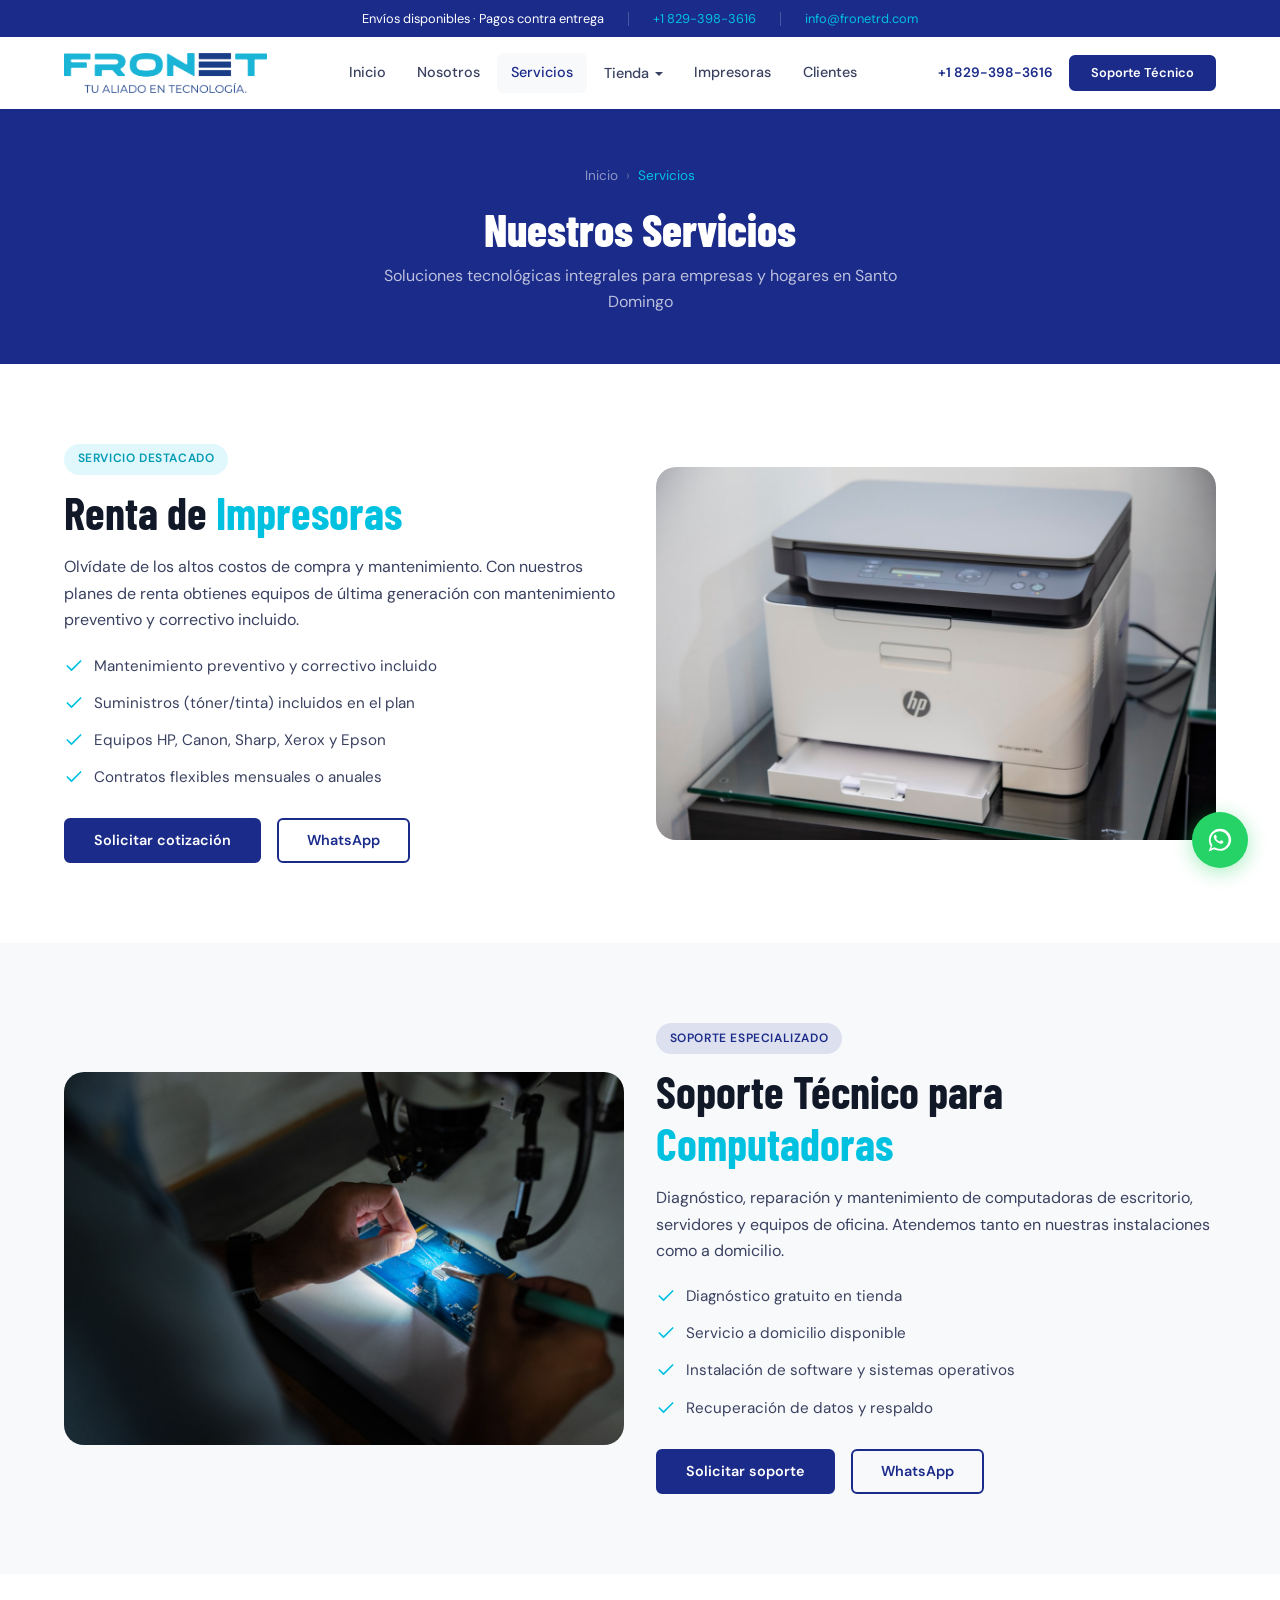
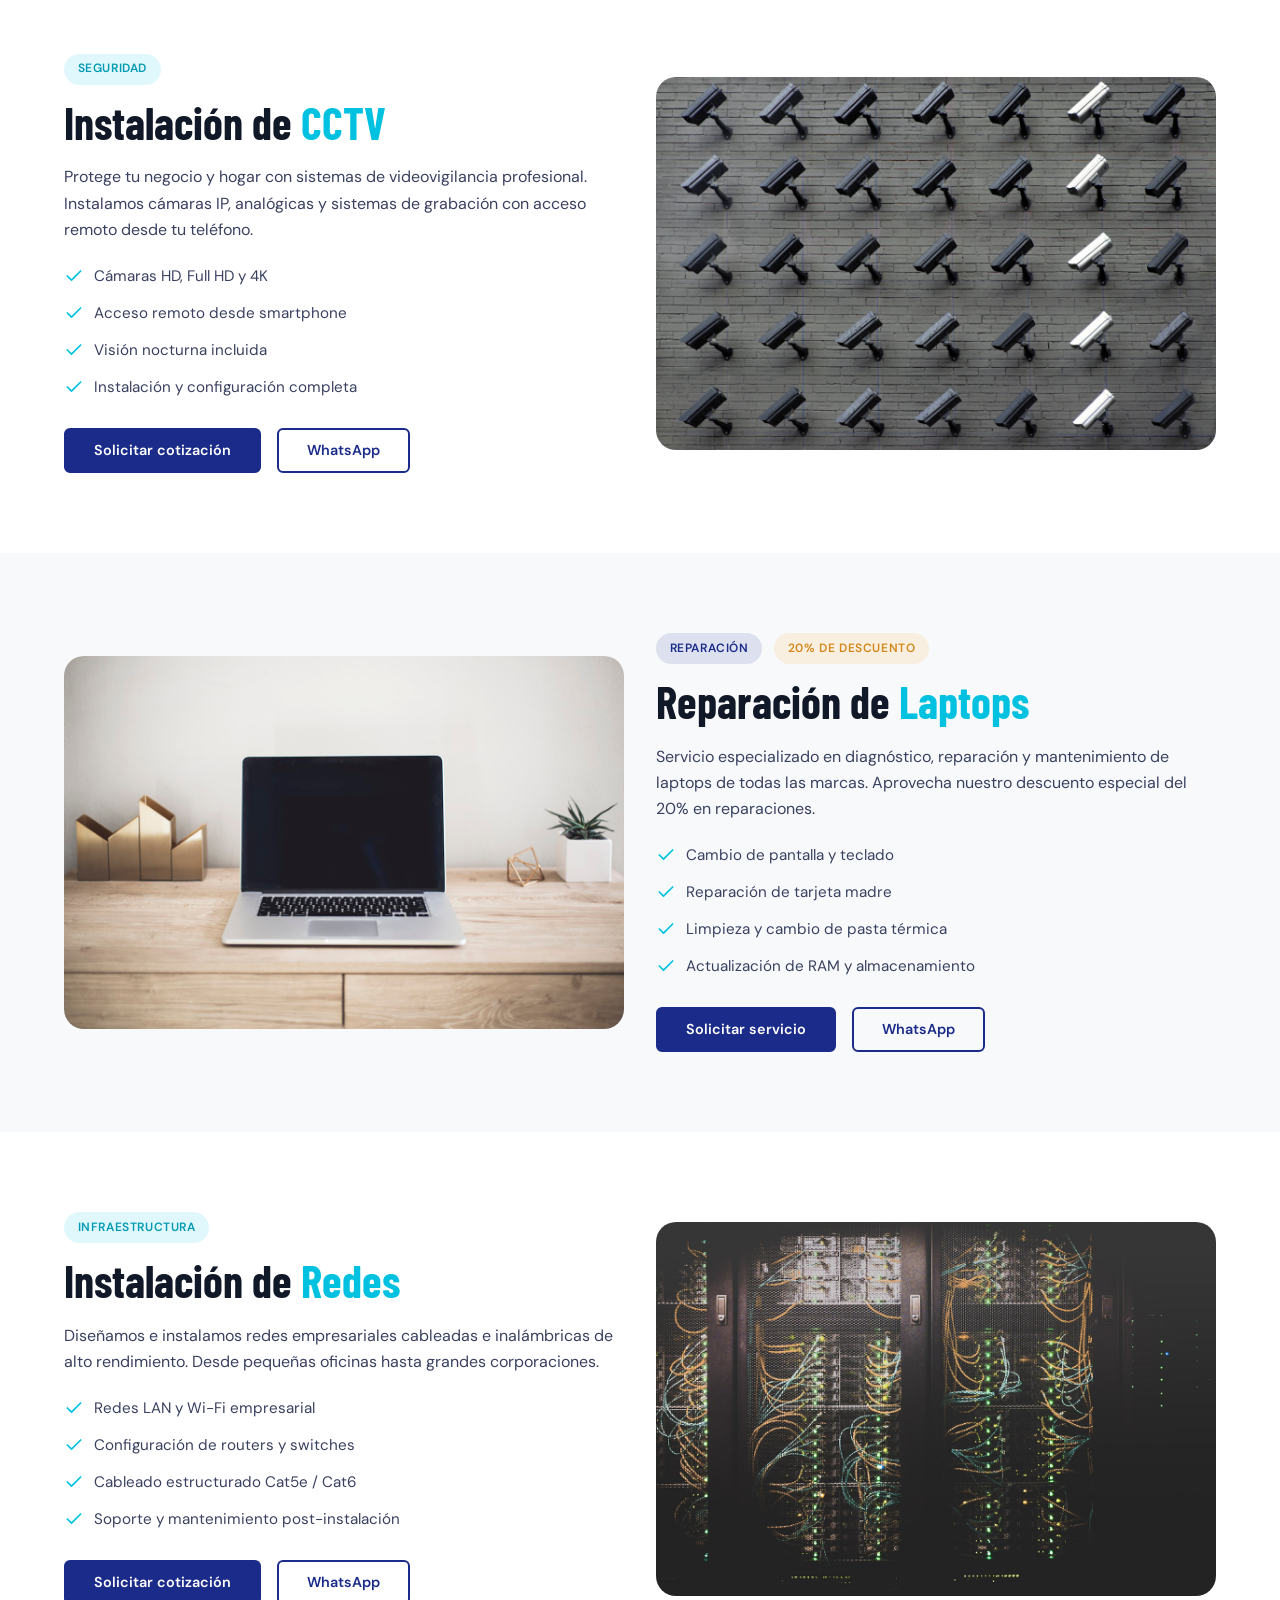
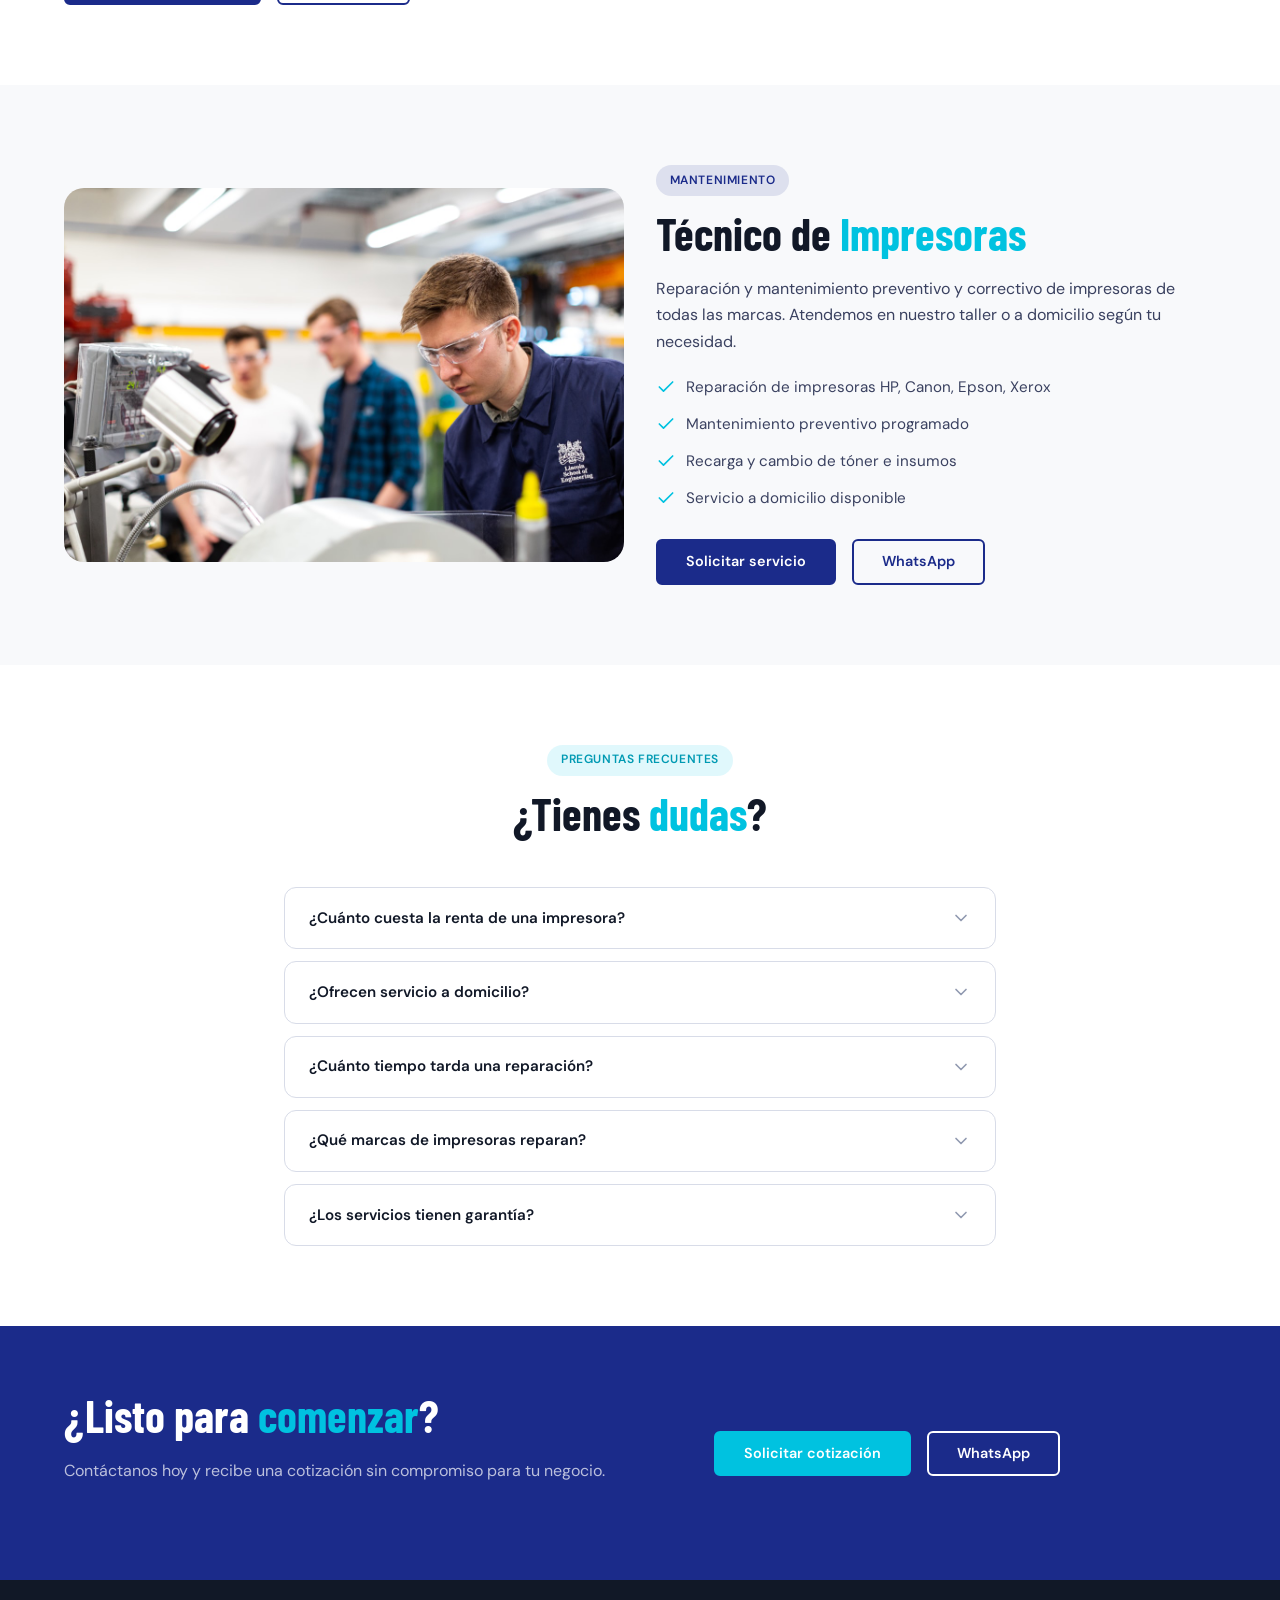
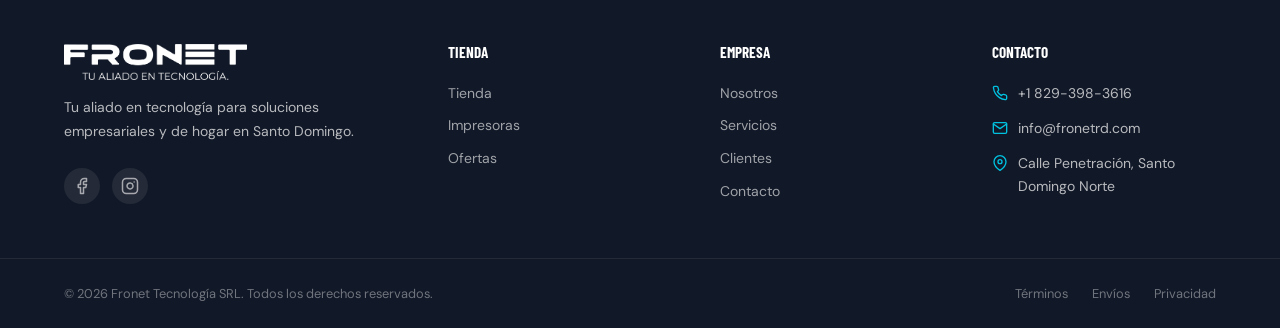
<file: servicios.html>
<!DOCTYPE html>
<html lang="es">
<head>
  <meta charset="UTF-8" />
  <meta name="viewport" content="width=device-width, initial-scale=1.0" />
  <title>Servicios | Fronet Tecnología SRL — Santo Domingo, R.D.</title>
  <meta name="description" content="Servicios tecnológicos en Santo Domingo: renta de impresoras, soporte técnico, CCTV, reparación de laptops, instalación de redes y más. Fronet Tecnología SRL." />
  <link rel="canonical" href="https://www.fronetrd.com/servicios.html" />
  <meta property="og:title" content="Servicios | Fronet Tecnología SRL" />
  <meta property="og:description" content="Renta de impresoras, soporte técnico, CCTV, redes y más en Santo Domingo." />
  <meta property="og:image" content="https://www.fronetrd.com/assets/img/og-image.jpg" />
  <meta property="og:locale" content="es_DO" />
  <meta property="og:type" content="website" />
  <meta property="og:url" content="https://www.fronetrd.com/servicios.html" />
  <link rel="preconnect" href="https://fonts.googleapis.com" />
  <link rel="preconnect" href="https://fonts.gstatic.com" crossorigin />
  <link href="https://fonts.googleapis.com/css2?family=Barlow+Condensed:wght@600;700;800&family=DM+Sans:wght@400;500;600&display=swap" rel="stylesheet" />
  <link rel="icon" type="image/svg+xml" href="assets/img/favicon.svg" />
  <link rel="stylesheet" href="assets/css/main.css" />
  <link rel="stylesheet" href="assets/css/components.css" />
  <link rel="stylesheet" href="assets/css/pages/servicios.css" />
</head>
<body>

  <div class="announcement-bar">
    <div class="container">
      <span>Envíos disponibles · Pagos contra entrega</span>
      <span class="announcement-bar__divider"></span>
      <a href="tel:+18293983616">+1 829-398-3616</a>
      <span class="announcement-bar__divider"></span>
      <a href="mailto:info@fronetrd.com">info@fronetrd.com</a>
    </div>
  </div>

  <nav class="navbar" id="navbar" aria-label="Navegación principal">
    <div class="container">
      <a href="index.html" class="navbar__logo" aria-label="Inicio Fronet">
        <img src="assets/img/logo-fronet.png" alt="Logo de Fronet Tecnología SRL" />
      </a>
      <div class="navbar__nav">
        <a class="navbar__link" href="index.html">Inicio</a>
        <a class="navbar__link" href="nosotros.html">Nosotros</a>
        <a class="navbar__link active" href="servicios.html">Servicios</a>
        <div class="navbar__dropdown">
          <a class="navbar__link" href="tienda.html">Tienda</a>
          <div class="navbar__dropdown-menu">
            <a href="tienda.html">Tienda</a>
            <a href="impresoras.html">Impresoras</a>
            <a href="ofertas.html">Ofertas</a>
          </div>
        </div>
        <a class="navbar__link" href="impresoras.html">Impresoras</a>
        <a class="navbar__link" href="clientes.html">Clientes</a>
      </div>
      <div class="navbar__actions">
        <a class="navbar__phone" href="tel:+18293983616">+1 829-398-3616</a>
        <a class="btn btn--primary btn--sm" href="soporte.html">Soporte Técnico</a>
        <button class="navbar__toggle" id="navToggle" aria-label="Abrir menú" aria-expanded="false">
          <span></span><span></span><span></span>
        </button>
      </div>
    </div>
  </nav>

  <div class="mobile-nav" id="mobileNav" aria-hidden="true">
    <button class="mobile-nav__close" id="navClose" aria-label="Cerrar menú">✕</button>
    <a class="mobile-nav__link" href="index.html">Inicio</a>
    <a class="mobile-nav__link" href="nosotros.html">Nosotros</a>
    <a class="mobile-nav__link active" href="servicios.html">Servicios</a>
    <a class="mobile-nav__link" href="tienda.html">Tienda</a>
    <a class="mobile-nav__link" href="impresoras.html">Impresoras</a>
    <a class="mobile-nav__link" href="ofertas.html">Ofertas</a>
    <a class="mobile-nav__link" href="clientes.html">Clientes</a>
    <a class="mobile-nav__link" href="contacto.html">Contacto</a>
    <div class="mobile-nav__actions">
      <a class="btn btn--primary" href="soporte.html">Soporte Técnico</a>
      <a class="btn btn--whatsapp" href="https://wa.me/18293983616" target="_blank" rel="noopener">WhatsApp</a>
    </div>
  </div>

  <main>

    <section class="page-hero">
      <div class="container">
        <nav class="breadcrumb" aria-label="Ruta de navegación">
          <a href="index.html">Inicio</a>
          <span aria-hidden="true">›</span>
          <span class="current">Servicios</span>
        </nav>
        <h1>Nuestros Servicios</h1>
        <p>Soluciones tecnológicas integrales para empresas y hogares en Santo Domingo</p>
      </div>
    </section>

    <!-- 1. RENTA DE IMPRESORAS -->
    <section class="section" id="renta-impresoras">
      <div class="container grid-2 align-center">
        <div class="fade-up">
          <span class="tag tag--cyan">Servicio destacado</span>
          <h2 style="margin-top:0.75rem;">Renta de <span class="text-cyan">Impresoras</span></h2>
          <p style="color:var(--gray-700); margin-top:1rem;">Olvídate de los altos costos de compra y mantenimiento. Con nuestros planes de renta obtienes equipos de última generación con mantenimiento preventivo y correctivo incluido.</p>
          <ul class="checklist" style="margin-top:1.25rem;">
            <li class="checklist__item"><svg xmlns="http://www.w3.org/2000/svg" width="20" height="20" viewBox="0 0 24 24" fill="none" stroke="currentColor" stroke-width="2" stroke-linecap="round" stroke-linejoin="round" aria-hidden="true"><polyline points="20 6 9 17 4 12"/></svg>Mantenimiento preventivo y correctivo incluido</li>
            <li class="checklist__item"><svg xmlns="http://www.w3.org/2000/svg" width="20" height="20" viewBox="0 0 24 24" fill="none" stroke="currentColor" stroke-width="2" stroke-linecap="round" stroke-linejoin="round" aria-hidden="true"><polyline points="20 6 9 17 4 12"/></svg>Suministros (tóner/tinta) incluidos en el plan</li>
            <li class="checklist__item"><svg xmlns="http://www.w3.org/2000/svg" width="20" height="20" viewBox="0 0 24 24" fill="none" stroke="currentColor" stroke-width="2" stroke-linecap="round" stroke-linejoin="round" aria-hidden="true"><polyline points="20 6 9 17 4 12"/></svg>Equipos HP, Canon, Sharp, Xerox y Epson</li>
            <li class="checklist__item"><svg xmlns="http://www.w3.org/2000/svg" width="20" height="20" viewBox="0 0 24 24" fill="none" stroke="currentColor" stroke-width="2" stroke-linecap="round" stroke-linejoin="round" aria-hidden="true"><polyline points="20 6 9 17 4 12"/></svg>Contratos flexibles mensuales o anuales</li>
          </ul>
          <div style="display:flex; gap:1rem; margin-top:1.75rem; flex-wrap:wrap;">
            <a class="btn btn--primary" href="contacto.html">Solicitar cotización</a>
            <a class="btn btn--outline" href="https://wa.me/18293983616" target="_blank" rel="noopener">WhatsApp</a>
          </div>
        </div>
        <img
          class="fade-up"
          src="assets/img/srv-renta-impresora.jpg"
          alt="Renta de impresoras para empresas en Santo Domingo"
          loading="lazy"
          style="width:100%; min-height:300px; object-fit:cover; border-radius:var(--radius-lg); display:block;"
        />
      </div>
    </section>

    <!-- 2. SOPORTE TÉCNICO -->
    <section class="section bg-gray-50" id="soporte-computadoras">
      <div class="container grid-2 align-center">
        <img
          class="fade-up"
          src="assets/img/srv-soporte-pc.jpg"
          alt="Soporte técnico especializado para computadoras en Santo Domingo"
          loading="lazy"
          style="width:100%; min-height:300px; object-fit:cover; border-radius:var(--radius-lg); display:block;"
        />
        <div class="fade-up">
          <span class="tag tag--navy">Soporte especializado</span>
          <h2 style="margin-top:0.75rem;">Soporte Técnico para <span class="text-cyan">Computadoras</span></h2>
          <p style="color:var(--gray-700); margin-top:1rem;">Diagnóstico, reparación y mantenimiento de computadoras de escritorio, servidores y equipos de oficina. Atendemos tanto en nuestras instalaciones como a domicilio.</p>
          <ul class="checklist" style="margin-top:1.25rem;">
            <li class="checklist__item"><svg xmlns="http://www.w3.org/2000/svg" width="20" height="20" viewBox="0 0 24 24" fill="none" stroke="currentColor" stroke-width="2" stroke-linecap="round" stroke-linejoin="round" aria-hidden="true"><polyline points="20 6 9 17 4 12"/></svg>Diagnóstico gratuito en tienda</li>
            <li class="checklist__item"><svg xmlns="http://www.w3.org/2000/svg" width="20" height="20" viewBox="0 0 24 24" fill="none" stroke="currentColor" stroke-width="2" stroke-linecap="round" stroke-linejoin="round" aria-hidden="true"><polyline points="20 6 9 17 4 12"/></svg>Servicio a domicilio disponible</li>
            <li class="checklist__item"><svg xmlns="http://www.w3.org/2000/svg" width="20" height="20" viewBox="0 0 24 24" fill="none" stroke="currentColor" stroke-width="2" stroke-linecap="round" stroke-linejoin="round" aria-hidden="true"><polyline points="20 6 9 17 4 12"/></svg>Instalación de software y sistemas operativos</li>
            <li class="checklist__item"><svg xmlns="http://www.w3.org/2000/svg" width="20" height="20" viewBox="0 0 24 24" fill="none" stroke="currentColor" stroke-width="2" stroke-linecap="round" stroke-linejoin="round" aria-hidden="true"><polyline points="20 6 9 17 4 12"/></svg>Recuperación de datos y respaldo</li>
          </ul>
          <div style="display:flex; gap:1rem; margin-top:1.75rem; flex-wrap:wrap;">
            <a class="btn btn--primary" href="soporte.html">Solicitar soporte</a>
            <a class="btn btn--outline" href="https://wa.me/18293983616" target="_blank" rel="noopener">WhatsApp</a>
          </div>
        </div>
      </div>
    </section>

    <!-- 3. INSTALACIÓN CCTV -->
    <section class="section" id="cctv">
      <div class="container grid-2 align-center">
        <div class="fade-up">
          <span class="tag tag--cyan">Seguridad</span>
          <h2 style="margin-top:0.75rem;">Instalación de <span class="text-cyan">CCTV</span></h2>
          <p style="color:var(--gray-700); margin-top:1rem;">Protege tu negocio y hogar con sistemas de videovigilancia profesional. Instalamos cámaras IP, analógicas y sistemas de grabación con acceso remoto desde tu teléfono.</p>
          <ul class="checklist" style="margin-top:1.25rem;">
            <li class="checklist__item"><svg xmlns="http://www.w3.org/2000/svg" width="20" height="20" viewBox="0 0 24 24" fill="none" stroke="currentColor" stroke-width="2" stroke-linecap="round" stroke-linejoin="round" aria-hidden="true"><polyline points="20 6 9 17 4 12"/></svg>Cámaras HD, Full HD y 4K</li>
            <li class="checklist__item"><svg xmlns="http://www.w3.org/2000/svg" width="20" height="20" viewBox="0 0 24 24" fill="none" stroke="currentColor" stroke-width="2" stroke-linecap="round" stroke-linejoin="round" aria-hidden="true"><polyline points="20 6 9 17 4 12"/></svg>Acceso remoto desde smartphone</li>
            <li class="checklist__item"><svg xmlns="http://www.w3.org/2000/svg" width="20" height="20" viewBox="0 0 24 24" fill="none" stroke="currentColor" stroke-width="2" stroke-linecap="round" stroke-linejoin="round" aria-hidden="true"><polyline points="20 6 9 17 4 12"/></svg>Visión nocturna incluida</li>
            <li class="checklist__item"><svg xmlns="http://www.w3.org/2000/svg" width="20" height="20" viewBox="0 0 24 24" fill="none" stroke="currentColor" stroke-width="2" stroke-linecap="round" stroke-linejoin="round" aria-hidden="true"><polyline points="20 6 9 17 4 12"/></svg>Instalación y configuración completa</li>
          </ul>
          <div style="display:flex; gap:1rem; margin-top:1.75rem; flex-wrap:wrap;">
            <a class="btn btn--primary" href="contacto.html">Solicitar cotización</a>
            <a class="btn btn--outline" href="https://wa.me/18293983616" target="_blank" rel="noopener">WhatsApp</a>
          </div>
        </div>
        <img
          class="fade-up"
          src="assets/img/srv-cctv-instalacion.jpg"
          alt="Instalación de cámaras de seguridad CCTV en Santo Domingo"
          loading="lazy"
          style="width:100%; min-height:300px; object-fit:cover; border-radius:var(--radius-lg); display:block;"
        />
      </div>
    </section>

    <!-- 4. REPARACIÓN DE LAPTOPS -->
    <section class="section bg-gray-50" id="reparacion-laptops">
      <div class="container grid-2 align-center">
        <img
          class="fade-up"
          src="assets/img/srv-reparacion-laptop.jpg"
          alt="Reparación de laptops con 20% de descuento en Fronet"
          loading="lazy"
          style="width:100%; min-height:300px; object-fit:cover; border-radius:var(--radius-lg); display:block;"
        />
        <div class="fade-up">
          <div style="display:flex; align-items:center; gap:0.75rem; flex-wrap:wrap; margin-bottom:0.75rem;">
            <span class="tag tag--navy">Reparación</span>
            <span class="tag tag--gold">20% de descuento</span>
          </div>
          <h2>Reparación de <span class="text-cyan">Laptops</span></h2>
          <p style="color:var(--gray-700); margin-top:1rem;">Servicio especializado en diagnóstico, reparación y mantenimiento de laptops de todas las marcas. Aprovecha nuestro descuento especial del 20% en reparaciones.</p>
          <ul class="checklist" style="margin-top:1.25rem;">
            <li class="checklist__item"><svg xmlns="http://www.w3.org/2000/svg" width="20" height="20" viewBox="0 0 24 24" fill="none" stroke="currentColor" stroke-width="2" stroke-linecap="round" stroke-linejoin="round" aria-hidden="true"><polyline points="20 6 9 17 4 12"/></svg>Cambio de pantalla y teclado</li>
            <li class="checklist__item"><svg xmlns="http://www.w3.org/2000/svg" width="20" height="20" viewBox="0 0 24 24" fill="none" stroke="currentColor" stroke-width="2" stroke-linecap="round" stroke-linejoin="round" aria-hidden="true"><polyline points="20 6 9 17 4 12"/></svg>Reparación de tarjeta madre</li>
            <li class="checklist__item"><svg xmlns="http://www.w3.org/2000/svg" width="20" height="20" viewBox="0 0 24 24" fill="none" stroke="currentColor" stroke-width="2" stroke-linecap="round" stroke-linejoin="round" aria-hidden="true"><polyline points="20 6 9 17 4 12"/></svg>Limpieza y cambio de pasta térmica</li>
            <li class="checklist__item"><svg xmlns="http://www.w3.org/2000/svg" width="20" height="20" viewBox="0 0 24 24" fill="none" stroke="currentColor" stroke-width="2" stroke-linecap="round" stroke-linejoin="round" aria-hidden="true"><polyline points="20 6 9 17 4 12"/></svg>Actualización de RAM y almacenamiento</li>
          </ul>
          <div style="display:flex; gap:1rem; margin-top:1.75rem; flex-wrap:wrap;">
            <a class="btn btn--primary" href="soporte.html">Solicitar servicio</a>
            <a class="btn btn--outline" href="https://wa.me/18293983616" target="_blank" rel="noopener">WhatsApp</a>
          </div>
        </div>
      </div>
    </section>

    <!-- 5. INSTALACIÓN DE REDES -->
    <section class="section" id="redes">
      <div class="container grid-2 align-center">
        <div class="fade-up">
          <span class="tag tag--cyan">Infraestructura</span>
          <h2 style="margin-top:0.75rem;">Instalación de <span class="text-cyan">Redes</span></h2>
          <p style="color:var(--gray-700); margin-top:1rem;">Diseñamos e instalamos redes empresariales cableadas e inalámbricas de alto rendimiento. Desde pequeñas oficinas hasta grandes corporaciones.</p>
          <ul class="checklist" style="margin-top:1.25rem;">
            <li class="checklist__item"><svg xmlns="http://www.w3.org/2000/svg" width="20" height="20" viewBox="0 0 24 24" fill="none" stroke="currentColor" stroke-width="2" stroke-linecap="round" stroke-linejoin="round" aria-hidden="true"><polyline points="20 6 9 17 4 12"/></svg>Redes LAN y Wi-Fi empresarial</li>
            <li class="checklist__item"><svg xmlns="http://www.w3.org/2000/svg" width="20" height="20" viewBox="0 0 24 24" fill="none" stroke="currentColor" stroke-width="2" stroke-linecap="round" stroke-linejoin="round" aria-hidden="true"><polyline points="20 6 9 17 4 12"/></svg>Configuración de routers y switches</li>
            <li class="checklist__item"><svg xmlns="http://www.w3.org/2000/svg" width="20" height="20" viewBox="0 0 24 24" fill="none" stroke="currentColor" stroke-width="2" stroke-linecap="round" stroke-linejoin="round" aria-hidden="true"><polyline points="20 6 9 17 4 12"/></svg>Cableado estructurado Cat5e / Cat6</li>
            <li class="checklist__item"><svg xmlns="http://www.w3.org/2000/svg" width="20" height="20" viewBox="0 0 24 24" fill="none" stroke="currentColor" stroke-width="2" stroke-linecap="round" stroke-linejoin="round" aria-hidden="true"><polyline points="20 6 9 17 4 12"/></svg>Soporte y mantenimiento post-instalación</li>
          </ul>
          <div style="display:flex; gap:1rem; margin-top:1.75rem; flex-wrap:wrap;">
            <a class="btn btn--primary" href="contacto.html">Solicitar cotización</a>
            <a class="btn btn--outline" href="https://wa.me/18293983616" target="_blank" rel="noopener">WhatsApp</a>
          </div>
        </div>
        <img
          class="fade-up"
          src="assets/img/srv-redes.jpg"
          alt="Instalación de redes empresariales LAN y Wi-Fi en Santo Domingo"
          loading="lazy"
          style="width:100%; min-height:300px; object-fit:cover; border-radius:var(--radius-lg); display:block;"
        />
      </div>
    </section>

    <!-- 6. TÉCNICO DE IMPRESORAS -->
    <section class="section bg-gray-50" id="tecnico-impresoras">
      <div class="container grid-2 align-center">
        <img
          class="fade-up"
          src="assets/img/srv-tecnico-impresora.jpg"
          alt="Técnico especialista en reparación y mantenimiento de impresoras"
          loading="lazy"
          style="width:100%; min-height:300px; object-fit:cover; border-radius:var(--radius-lg); display:block;"
        />
        <div class="fade-up">
          <span class="tag tag--navy">Mantenimiento</span>
          <h2 style="margin-top:0.75rem;">Técnico de <span class="text-cyan">Impresoras</span></h2>
          <p style="color:var(--gray-700); margin-top:1rem;">Reparación y mantenimiento preventivo y correctivo de impresoras de todas las marcas. Atendemos en nuestro taller o a domicilio según tu necesidad.</p>
          <ul class="checklist" style="margin-top:1.25rem;">
            <li class="checklist__item"><svg xmlns="http://www.w3.org/2000/svg" width="20" height="20" viewBox="0 0 24 24" fill="none" stroke="currentColor" stroke-width="2" stroke-linecap="round" stroke-linejoin="round" aria-hidden="true"><polyline points="20 6 9 17 4 12"/></svg>Reparación de impresoras HP, Canon, Epson, Xerox</li>
            <li class="checklist__item"><svg xmlns="http://www.w3.org/2000/svg" width="20" height="20" viewBox="0 0 24 24" fill="none" stroke="currentColor" stroke-width="2" stroke-linecap="round" stroke-linejoin="round" aria-hidden="true"><polyline points="20 6 9 17 4 12"/></svg>Mantenimiento preventivo programado</li>
            <li class="checklist__item"><svg xmlns="http://www.w3.org/2000/svg" width="20" height="20" viewBox="0 0 24 24" fill="none" stroke="currentColor" stroke-width="2" stroke-linecap="round" stroke-linejoin="round" aria-hidden="true"><polyline points="20 6 9 17 4 12"/></svg>Recarga y cambio de tóner e insumos</li>
            <li class="checklist__item"><svg xmlns="http://www.w3.org/2000/svg" width="20" height="20" viewBox="0 0 24 24" fill="none" stroke="currentColor" stroke-width="2" stroke-linecap="round" stroke-linejoin="round" aria-hidden="true"><polyline points="20 6 9 17 4 12"/></svg>Servicio a domicilio disponible</li>
          </ul>
          <div style="display:flex; gap:1rem; margin-top:1.75rem; flex-wrap:wrap;">
            <a class="btn btn--primary" href="soporte.html">Solicitar servicio</a>
            <a class="btn btn--outline" href="https://wa.me/18293983616" target="_blank" rel="noopener">WhatsApp</a>
          </div>
        </div>
      </div>
    </section>

    <!-- FAQ -->
    <section class="section" id="faq">
      <div class="container" style="max-width:760px;">
        <div class="section-header fade-up">
          <span class="tag tag--cyan">Preguntas frecuentes</span>
          <h2>¿Tienes <span>dudas</span>?</h2>
        </div>
        <div class="accordion fade-up">

          <div class="accordion__item">
            <button class="accordion__header" aria-expanded="false">
              ¿Cuánto cuesta la renta de una impresora?
              <svg class="accordion__icon" xmlns="http://www.w3.org/2000/svg" width="20" height="20" viewBox="0 0 24 24" fill="none" stroke="currentColor" stroke-width="2" stroke-linecap="round" stroke-linejoin="round" aria-hidden="true"><polyline points="6 9 12 15 18 9"/></svg>
            </button>
            <div class="accordion__body">
              <div class="accordion__content">El costo varía según el modelo y el plan seleccionado. Contáctanos para recibir una cotización personalizada según tus necesidades de impresión.</div>
            </div>
          </div>

          <div class="accordion__item">
            <button class="accordion__header" aria-expanded="false">
              ¿Ofrecen servicio a domicilio?
              <svg class="accordion__icon" xmlns="http://www.w3.org/2000/svg" width="20" height="20" viewBox="0 0 24 24" fill="none" stroke="currentColor" stroke-width="2" stroke-linecap="round" stroke-linejoin="round" aria-hidden="true"><polyline points="6 9 12 15 18 9"/></svg>
            </button>
            <div class="accordion__body">
              <div class="accordion__content">Sí, ofrecemos servicio a domicilio en Santo Domingo y áreas cercanas. Puedes solicitarlo al momento de contactarnos.</div>
            </div>
          </div>

          <div class="accordion__item">
            <button class="accordion__header" aria-expanded="false">
              ¿Cuánto tiempo tarda una reparación?
              <svg class="accordion__icon" xmlns="http://www.w3.org/2000/svg" width="20" height="20" viewBox="0 0 24 24" fill="none" stroke="currentColor" stroke-width="2" stroke-linecap="round" stroke-linejoin="round" aria-hidden="true"><polyline points="6 9 12 15 18 9"/></svg>
            </button>
            <div class="accordion__body">
              <div class="accordion__content">La mayoría de las reparaciones se completan en 24 a 72 horas hábiles, dependiendo de la disponibilidad de repuestos y la complejidad del problema.</div>
            </div>
          </div>

          <div class="accordion__item">
            <button class="accordion__header" aria-expanded="false">
              ¿Qué marcas de impresoras reparan?
              <svg class="accordion__icon" xmlns="http://www.w3.org/2000/svg" width="20" height="20" viewBox="0 0 24 24" fill="none" stroke="currentColor" stroke-width="2" stroke-linecap="round" stroke-linejoin="round" aria-hidden="true"><polyline points="6 9 12 15 18 9"/></svg>
            </button>
            <div class="accordion__body">
              <div class="accordion__content">Trabajamos con HP, Canon, Epson, Xerox, Sharp y otras marcas. Si tienes dudas sobre tu equipo específico, contáctanos.</div>
            </div>
          </div>

          <div class="accordion__item">
            <button class="accordion__header" aria-expanded="false">
              ¿Los servicios tienen garantía?
              <svg class="accordion__icon" xmlns="http://www.w3.org/2000/svg" width="20" height="20" viewBox="0 0 24 24" fill="none" stroke="currentColor" stroke-width="2" stroke-linecap="round" stroke-linejoin="round" aria-hidden="true"><polyline points="6 9 12 15 18 9"/></svg>
            </button>
            <div class="accordion__body">
              <div class="accordion__content">Sí, todos nuestros servicios incluyen garantía. El período varía según el tipo de servicio. Consulta los detalles al momento de contratar.</div>
            </div>
          </div>

        </div>
      </div>
    </section>

    <!-- CTA SOPORTE -->
    <section class="cta-soporte fade-up">
      <div class="container">
        <div>
          <h2>¿Listo para <span>comenzar</span>?</h2>
          <p>Contáctanos hoy y recibe una cotización sin compromiso para tu negocio.</p>
        </div>
        <div class="cta-soporte__actions">
          <a class="btn btn--cyan" href="contacto.html">Solicitar cotización</a>
          <a class="btn btn--outline-white" href="https://wa.me/18293983616" target="_blank" rel="noopener">WhatsApp</a>
        </div>
      </div>
    </section>

  </main>

  <footer class="footer">
    <div class="container">
      <div class="footer__brand">
        <a class="footer__logo" href="index.html">
          <img src="assets/img/logo-fronet.png" alt="Logo blanco de Fronet Tecnología SRL" style="filter:brightness(0) invert(1);" />
        </a>
        <p>Tu aliado en tecnología para soluciones empresariales y de hogar en Santo Domingo.</p>
        <div class="footer__social">
          <a href="https://web.facebook.com/profile.php?id=100089948240589" target="_blank" rel="noopener" aria-label="Facebook de Fronet">
            <svg xmlns="http://www.w3.org/2000/svg" width="18" height="18" viewBox="0 0 24 24" fill="none" stroke="currentColor" stroke-width="2" stroke-linecap="round" stroke-linejoin="round" aria-hidden="true"><path d="M18 2h-3a5 5 0 0 0-5 5v3H7v4h3v8h4v-8h3l1-4h-4V7a1 1 0 0 1 1-1h3z"/></svg>
          </a>
          <a href="https://www.instagram.com/fronetrd/" target="_blank" rel="noopener" aria-label="Instagram de Fronet">
            <svg xmlns="http://www.w3.org/2000/svg" width="18" height="18" viewBox="0 0 24 24" fill="none" stroke="currentColor" stroke-width="2" stroke-linecap="round" stroke-linejoin="round" aria-hidden="true"><rect x="2" y="2" width="20" height="20" rx="5" ry="5"/><path d="M16 11.37A4 4 0 1 1 12.63 8 4 4 0 0 1 16 11.37z"/><line x1="17.5" y1="6.5" x2="17.51" y2="6.5"/></svg>
          </a>
        </div>
      </div>
      <div>
        <h4>Tienda</h4>
        <div class="footer__links">
          <a href="tienda.html">Tienda</a>
          <a href="impresoras.html">Impresoras</a>
          <a href="ofertas.html">Ofertas</a>
        </div>
      </div>
      <div>
        <h4>Empresa</h4>
        <div class="footer__links">
          <a href="nosotros.html">Nosotros</a>
          <a href="servicios.html">Servicios</a>
          <a href="clientes.html">Clientes</a>
          <a href="contacto.html">Contacto</a>
        </div>
      </div>
      <div>
        <h4>Contacto</h4>
        <div class="footer__contact-item">
          <svg xmlns="http://www.w3.org/2000/svg" width="16" height="16" viewBox="0 0 24 24" fill="none" stroke="currentColor" stroke-width="2" stroke-linecap="round" stroke-linejoin="round" aria-hidden="true"><path d="M22 16.92v3a2 2 0 0 1-2.18 2 19.79 19.79 0 0 1-8.63-3.07 19.5 19.5 0 0 1-6-6 19.79 19.79 0 0 1-3.07-8.67A2 2 0 0 1 4.11 2h3a2 2 0 0 1 2 1.72c.127.96.361 1.903.7 2.81a2 2 0 0 1-.45 2.11L8.09 9.91a16 16 0 0 0 6 6l1.27-1.27a2 2 0 0 1 2.11-.45c.907.339 1.85.573 2.81.7A2 2 0 0 1 22 16.92z"/></svg>
          <a href="tel:+18293983616">+1 829-398-3616</a>
        </div>
        <div class="footer__contact-item">
          <svg xmlns="http://www.w3.org/2000/svg" width="16" height="16" viewBox="0 0 24 24" fill="none" stroke="currentColor" stroke-width="2" stroke-linecap="round" stroke-linejoin="round" aria-hidden="true"><path d="M4 4h16c1.1 0 2 .9 2 2v12c0 1.1-.9 2-2 2H4c-1.1 0-2-.9-2-2V6c0-1.1.9-2 2-2z"/><polyline points="22,6 12,13 2,6"/></svg>
          <a href="mailto:info@fronetrd.com">info@fronetrd.com</a>
        </div>
        <div class="footer__contact-item">
          <svg xmlns="http://www.w3.org/2000/svg" width="16" height="16" viewBox="0 0 24 24" fill="none" stroke="currentColor" stroke-width="2" stroke-linecap="round" stroke-linejoin="round" aria-hidden="true"><path d="M21 10c0 7-9 13-9 13s-9-6-9-13a9 9 0 0 1 18 0z"/><circle cx="12" cy="10" r="3"/></svg>
          <span>Calle Penetración, Santo Domingo Norte</span>
        </div>
      </div>
    </div>
    <div class="footer__bottom">
      <div class="container">
        <div class="footer__copyright">© <span class="footer__year">2025</span> Fronet Tecnología SRL. Todos los derechos reservados.</div>
        <div class="footer__legal">
          <a href="politicas.html">Términos</a>
          <a href="politicas.html">Envíos</a>
          <a href="politicas.html">Privacidad</a>
        </div>
      </div>
    </div>
  </footer>

  <a href="https://wa.me/18293983616" class="whatsapp-float" target="_blank" rel="noopener" aria-label="Chatear por WhatsApp">
    <svg xmlns="http://www.w3.org/2000/svg" viewBox="0 0 32 32" fill="currentColor" aria-hidden="true">
      <path d="M19.11 17.21c-.27-.14-1.58-.78-1.82-.87-.24-.09-.41-.14-.59.14-.17.27-.68.87-.83 1.05-.15.18-.3.2-.57.07-.27-.14-1.13-.42-2.16-1.35-.8-.72-1.34-1.61-1.5-1.88-.16-.27-.02-.41.12-.55.12-.12.27-.3.41-.45.14-.15.18-.27.27-.45.09-.18.05-.34-.02-.48-.07-.14-.59-1.43-.81-1.95-.21-.51-.43-.44-.59-.45h-.5c-.18 0-.48.07-.73.34-.25.27-.95.93-.95 2.27s.97 2.64 1.11 2.82c.14.18 1.91 2.92 4.63 4.1.65.28 1.16.45 1.56.58.66.21 1.26.18 1.74.11.53-.08 1.58-.65 1.8-1.29.22-.63.22-1.17.16-1.29-.07-.11-.24-.18-.5-.32z"/>
      <path d="M16.01 3.2C8.98 3.2 3.29 8.89 3.29 15.91c0 2.48.71 4.9 2.05 6.97L3 29l6.3-2.29c1.99 1.09 4.24 1.66 6.71 1.66h.01c7.02 0 12.71-5.69 12.71-12.71S23.04 3.2 16.01 3.2zm0 22.93h-.01c-2.1 0-4.16-.56-5.97-1.62l-.43-.25-3.74 1.36 1.39-3.65-.28-.44a10.2 10.2 0 0 1-1.58-5.46c0-5.62 4.58-10.2 10.21-10.2 2.72 0 5.28 1.06 7.2 2.99a10.12 10.12 0 0 1 2.99 7.2c0 5.62-4.58 10.2-10.21 10.2z"/>
    </svg>
  </a>

  <script src="assets/js/main.js"></script>
  <script src="assets/js/forms.js"></script>
</body>
</html>
</file>
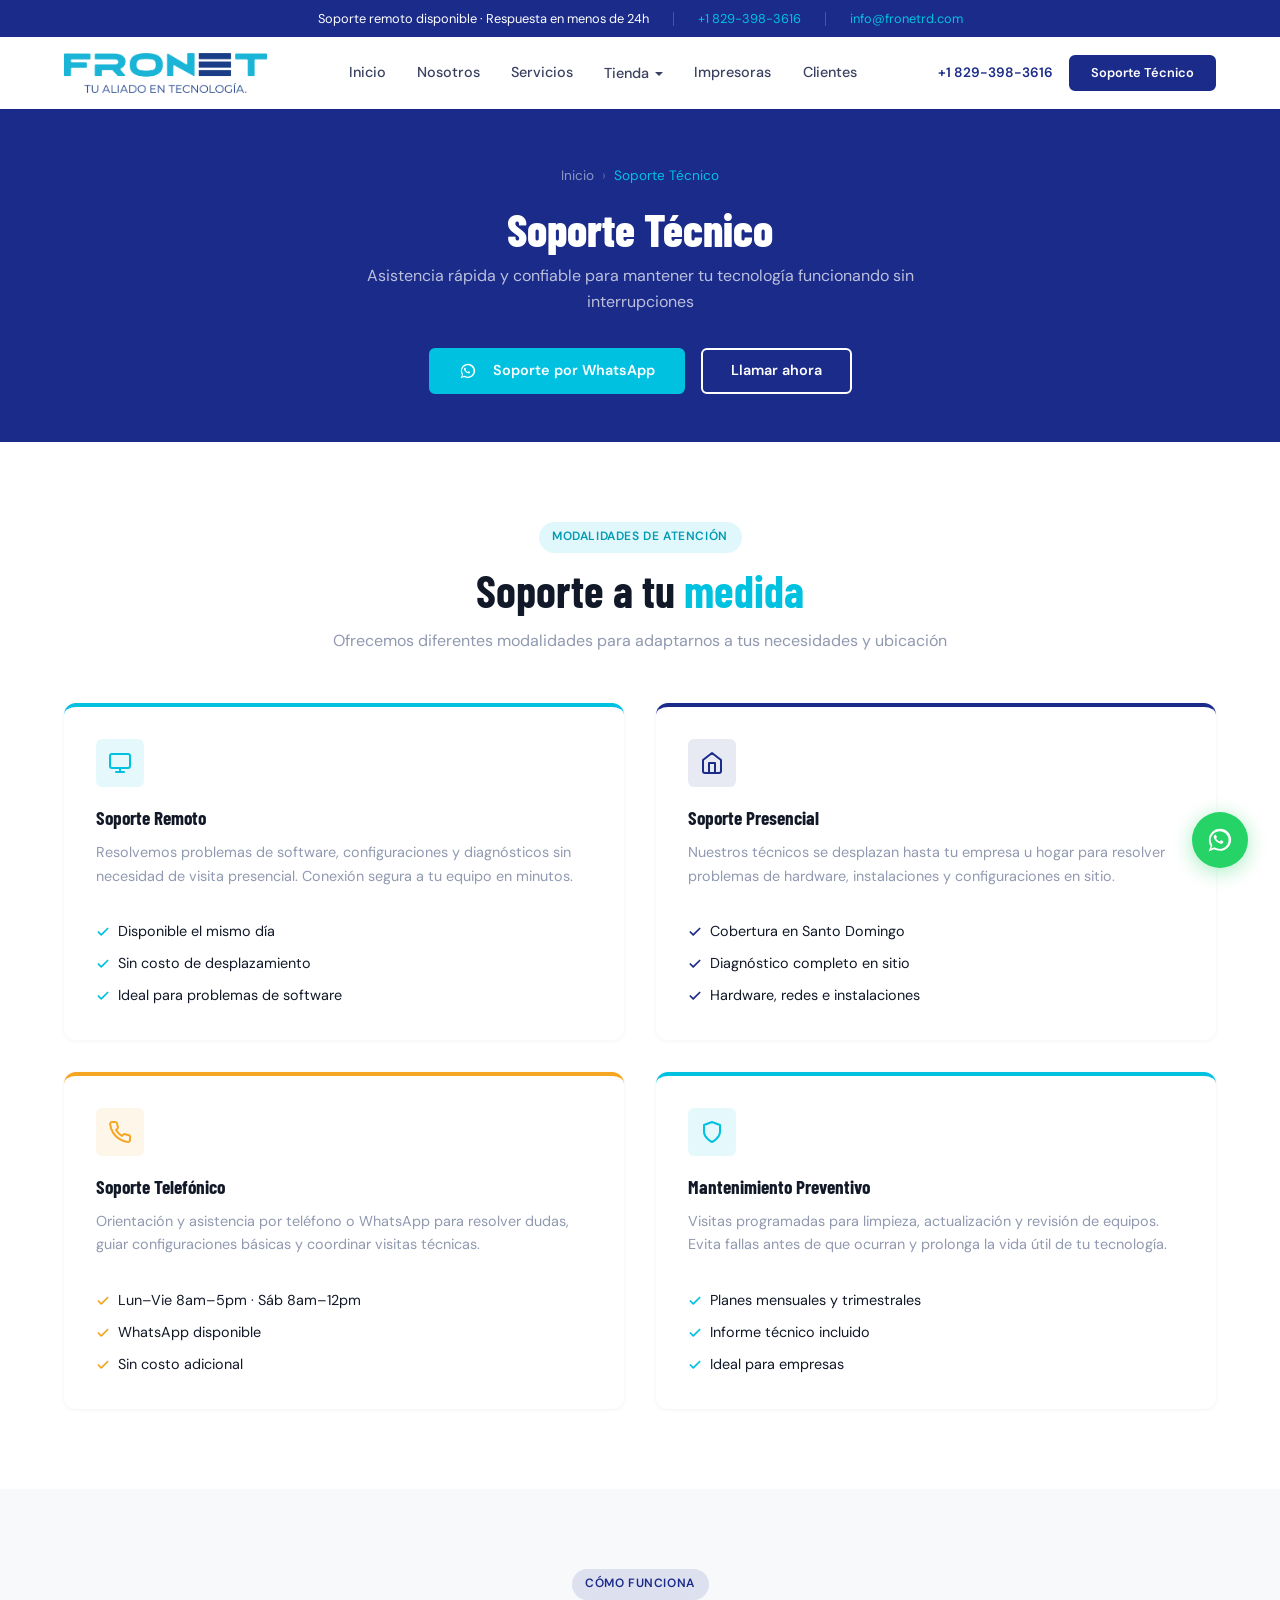
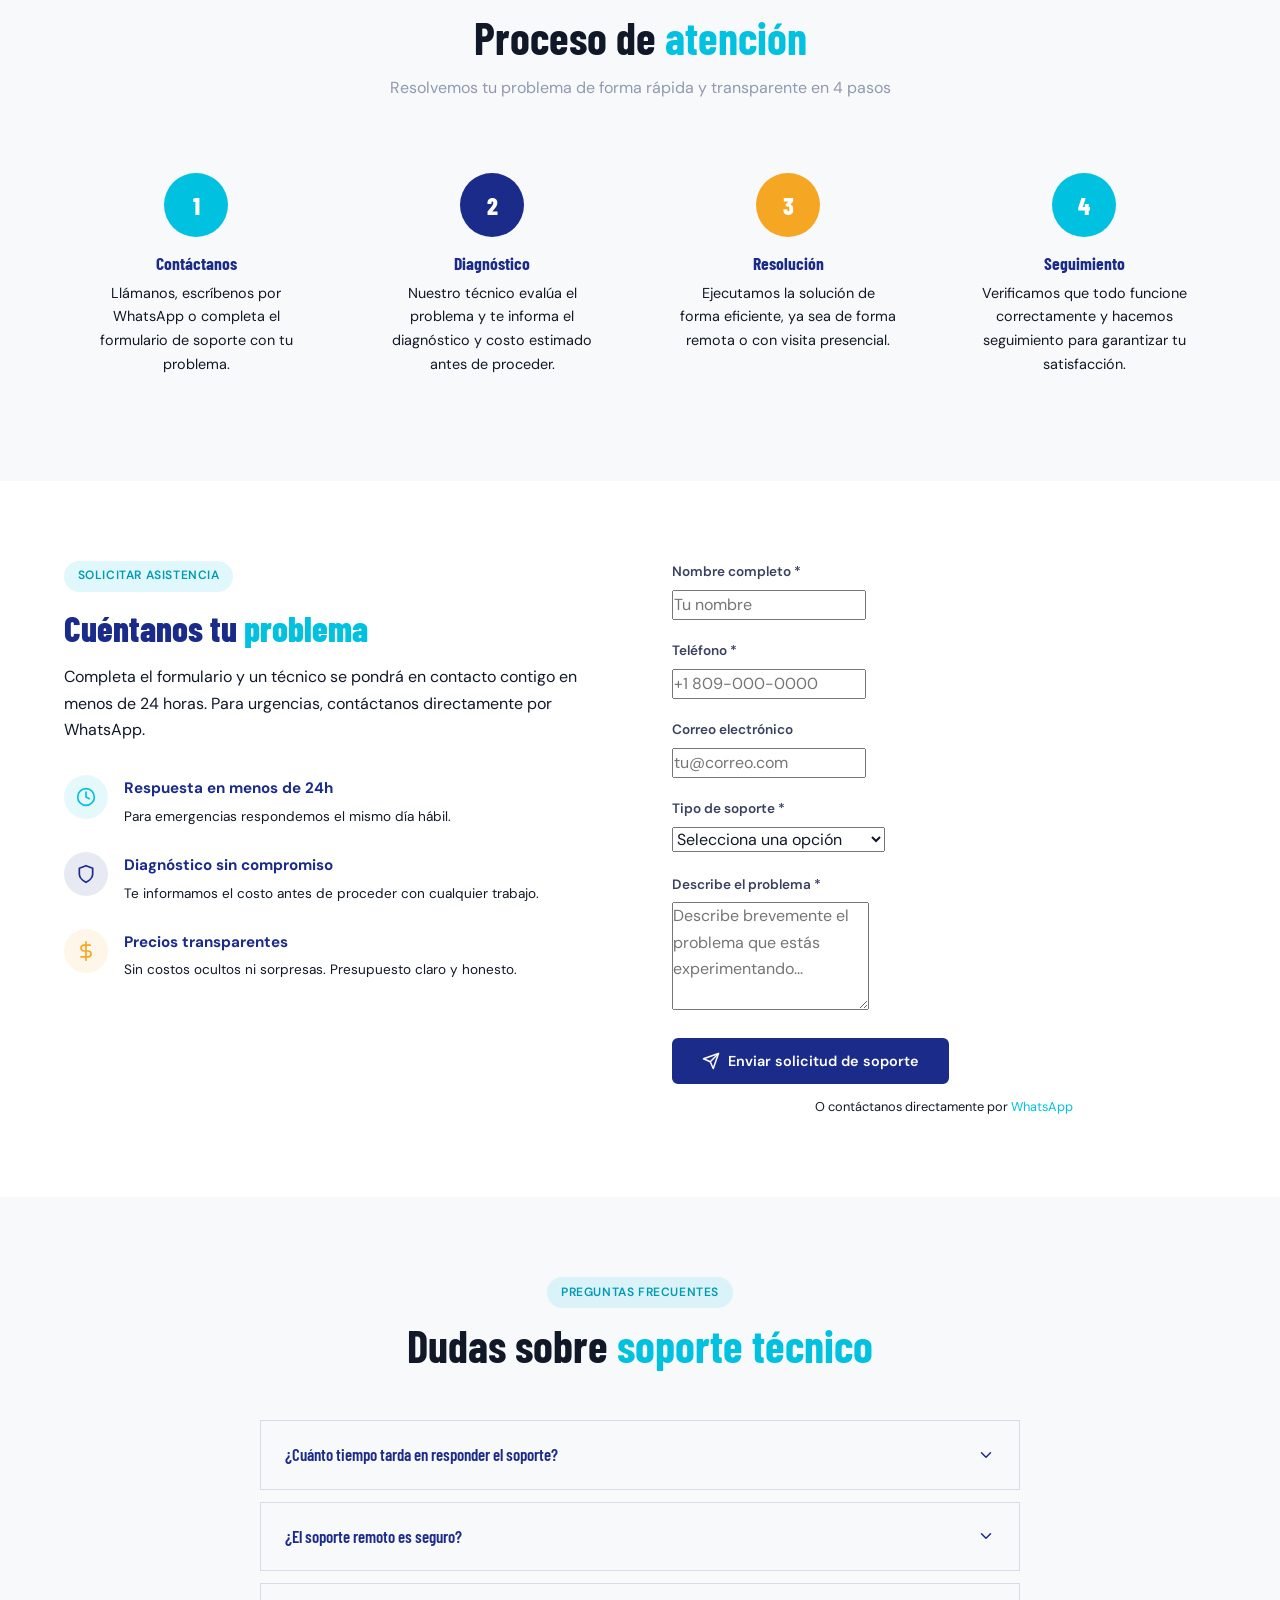
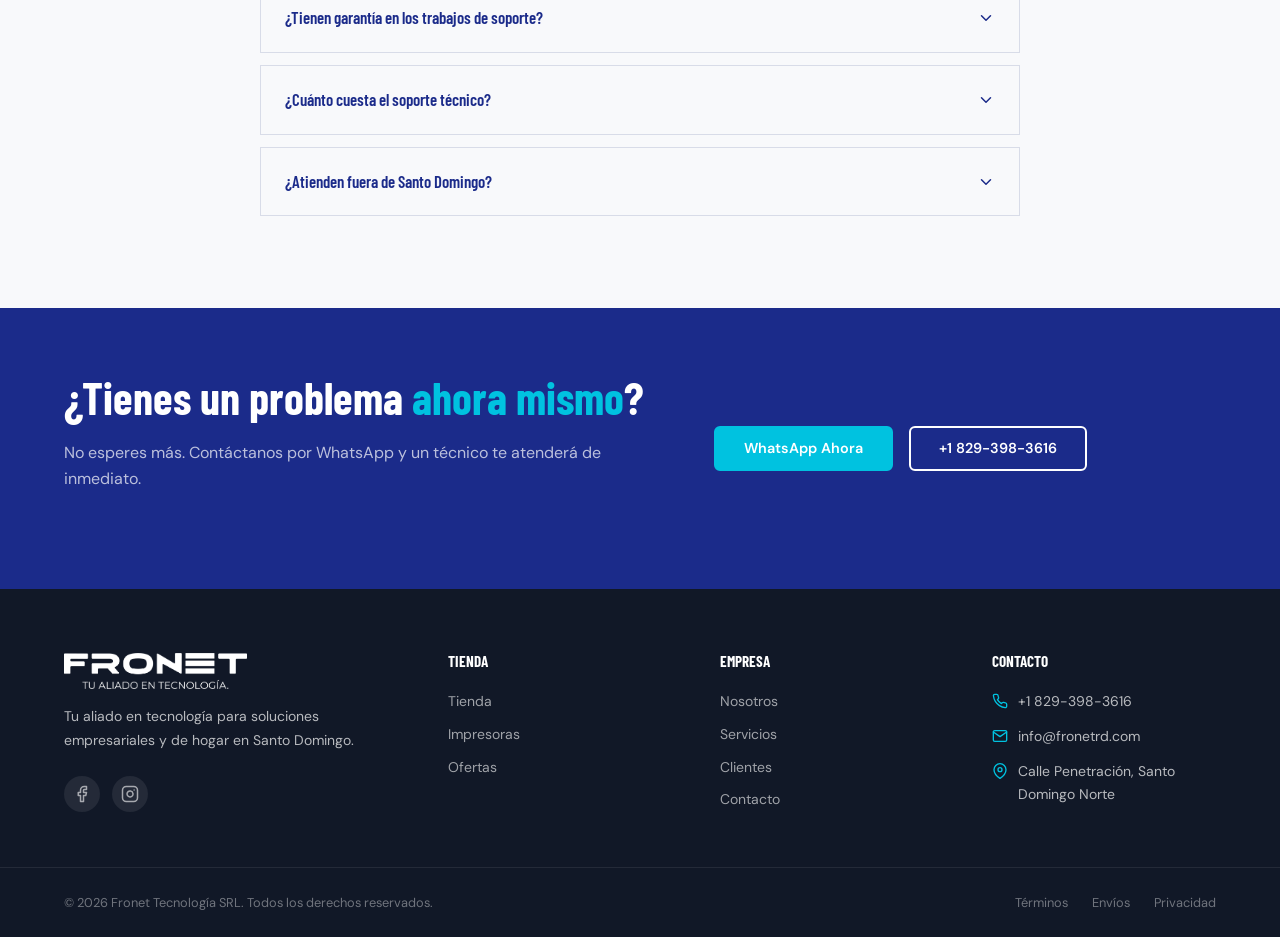
<file: soporte.html>
﻿<!DOCTYPE html>
<html lang="es">
<head>
  <meta charset="UTF-8" />
  <meta name="viewport" content="width=device-width, initial-scale=1.0" />
  <title>Soporte Técnico | Fronet Tecnología SRL — Santo Domingo</title>
  <meta name="description" content="Soporte técnico remoto y presencial en Santo Domingo. Fronet Tecnología SRL ofrece asistencia rápida para empresas y hogares. Respuesta en menos de 24 horas." />
  <link rel="canonical" href="https://www.fronetrd.com/soporte.html" />
  <meta property="og:title" content="Soporte Técnico | Fronet Tecnología SRL" />
  <meta property="og:description" content="Soporte técnico remoto y presencial en Santo Domingo. Respuesta garantizada en menos de 24 horas." />
  <meta property="og:image" content="https://www.fronetrd.com/assets/img/og-image.jpg" />
  <meta property="og:locale" content="es_DO" />
  <meta property="og:type" content="website" />
  <meta property="og:url" content="https://www.fronetrd.com/soporte.html" />
  <link rel="preconnect" href="https://fonts.googleapis.com" />
  <link rel="preconnect" href="https://fonts.gstatic.com" crossorigin />
  <link href="https://fonts.googleapis.com/css2?family=Barlow+Condensed:wght@600;700;800&family=DM+Sans:wght@400;500;600&display=swap" rel="stylesheet" />
  <link rel="icon" type="image/svg+xml" href="assets/img/favicon.svg" />
  <link rel="stylesheet" href="assets/css/main.css" />
  <link rel="stylesheet" href="assets/css/components.css" />
</head>
<body>

  <div class="announcement-bar">
    <div class="container">
      <span>Soporte remoto disponible · Respuesta en menos de 24h</span>
      <span class="announcement-bar__divider"></span>
      <a href="tel:+18293983616">+1 829-398-3616</a>
      <span class="announcement-bar__divider"></span>
      <a href="mailto:info@fronetrd.com">info@fronetrd.com</a>
    </div>
  </div>

  <nav class="navbar" id="navbar" aria-label="Navegación principal">
    <div class="container">
      <a href="index.html" class="navbar__logo" aria-label="Inicio Fronet">
        <img src="assets/img/logo-fronet.png" alt="Logo de Fronet Tecnología SRL" />
      </a>
      <div class="navbar__nav">
        <a class="navbar__link" href="index.html">Inicio</a>
        <a class="navbar__link" href="nosotros.html">Nosotros</a>
        <a class="navbar__link" href="servicios.html">Servicios</a>
        <div class="navbar__dropdown">
          <a class="navbar__link" href="tienda.html">Tienda</a>
          <div class="navbar__dropdown-menu">
            <a href="tienda.html">Tienda</a>
            <a href="impresoras.html">Impresoras</a>
            <a href="ofertas.html">Ofertas</a>
          </div>
        </div>
        <a class="navbar__link" href="impresoras.html">Impresoras</a>
        <a class="navbar__link" href="clientes.html">Clientes</a>
      </div>
      <div class="navbar__actions">
        <a class="navbar__phone" href="tel:+18293983616">+1 829-398-3616</a>
        <a class="btn btn--primary btn--sm active" href="soporte.html">Soporte Técnico</a>
        <button class="navbar__toggle" id="navToggle" aria-label="Abrir menú" aria-expanded="false">
          <span></span><span></span><span></span>
        </button>
      </div>
    </div>
  </nav>

  <div class="mobile-nav" id="mobileNav" aria-hidden="true">
    <button class="mobile-nav__close" id="navClose" aria-label="Cerrar menú">✕</button>
    <a class="mobile-nav__link" href="index.html">Inicio</a>
    <a class="mobile-nav__link" href="nosotros.html">Nosotros</a>
    <a class="mobile-nav__link" href="servicios.html">Servicios</a>
    <a class="mobile-nav__link" href="tienda.html">Tienda</a>
    <a class="mobile-nav__link" href="impresoras.html">Impresoras</a>
    <a class="mobile-nav__link" href="ofertas.html">Ofertas</a>
    <a class="mobile-nav__link" href="clientes.html">Clientes</a>
    <a class="mobile-nav__link" href="contacto.html">Contacto</a>
    <div class="mobile-nav__actions">
      <a class="btn btn--primary" href="soporte.html">Soporte Técnico</a>
      <a class="btn btn--whatsapp" href="https://wa.me/18293983616" target="_blank" rel="noopener">WhatsApp</a>
    </div>
  </div>

  <main>

    <section class="page-hero">
      <div class="container">
        <nav class="breadcrumb" aria-label="Ruta de navegación">
          <a href="index.html">Inicio</a>
          <span aria-hidden="true">›</span>
          <span class="current">Soporte Técnico</span>
        </nav>
        <h1>Soporte Técnico</h1>
        <p>Asistencia rápida y confiable para mantener tu tecnología funcionando sin interrupciones</p>
        <div style="display:flex; gap:1rem; flex-wrap:wrap; justify-content:center; margin-top:2rem;">
          <a class="btn btn--cyan" href="https://wa.me/18293983616" target="_blank" rel="noopener">
            <svg xmlns="http://www.w3.org/2000/svg" viewBox="0 0 32 32" fill="currentColor" width="18" height="18" style="margin-right:0.5rem;" aria-hidden="true"><path d="M19.11 17.21c-.27-.14-1.58-.78-1.82-.87-.24-.09-.41-.14-.59.14-.17.27-.68.87-.83 1.05-.15.18-.3.2-.57.07-.27-.14-1.13-.42-2.16-1.35-.8-.72-1.34-1.61-1.5-1.88-.16-.27-.02-.41.12-.55.12-.12.27-.3.41-.45.14-.15.18-.27.27-.45.09-.18.05-.34-.02-.48-.07-.14-.59-1.43-.81-1.95-.21-.51-.43-.44-.59-.45h-.5c-.18 0-.48.07-.73.34-.25.27-.95.93-.95 2.27s.97 2.64 1.11 2.82c.14.18 1.91 2.92 4.63 4.1.65.28 1.16.45 1.56.58.66.21 1.26.18 1.74.11.53-.08 1.58-.65 1.8-1.29.22-.63.22-1.17.16-1.29-.07-.11-.24-.18-.5-.32z"/><path d="M16.01 3.2C8.98 3.2 3.29 8.89 3.29 15.91c0 2.48.71 4.9 2.05 6.97L3 29l6.3-2.29c1.99 1.09 4.24 1.66 6.71 1.66h.01c7.02 0 12.71-5.69 12.71-12.71S23.04 3.2 16.01 3.2zm0 22.93h-.01c-2.1 0-4.16-.56-5.97-1.62l-.43-.25-3.74 1.36 1.39-3.65-.28-.44a10.2 10.2 0 0 1-1.58-5.46c0-5.62 4.58-10.2 10.21-10.2 2.72 0 5.28 1.06 7.2 2.99a10.12 10.12 0 0 1 2.99 7.2c0 5.62-4.58 10.2-10.21 10.2z"/></svg>
            Soporte por WhatsApp
          </a>
          <a class="btn btn--outline-white" href="tel:+18293983616">Llamar ahora</a>
        </div>
      </div>
    </section>

    <!-- TIPOS DE SOPORTE -->
    <section class="section" id="tipos-soporte">
      <div class="container">
        <div class="section-header fade-up">
          <span class="tag tag--cyan">Modalidades de atención</span>
          <h2>Soporte a tu <span>medida</span></h2>
          <p>Ofrecemos diferentes modalidades para adaptarnos a tus necesidades y ubicación</p>
        </div>
        <div class="grid-2" style="gap:2rem;">

          <article class="service-card fade-up" data-delay="1" style="border-top:4px solid var(--cyan);">
            <div class="service-card__icon" style="background:rgba(0,194,224,0.1); color:var(--cyan);">
              <svg xmlns="http://www.w3.org/2000/svg" width="28" height="28" viewBox="0 0 24 24" fill="none" stroke="currentColor" stroke-width="2" stroke-linecap="round" stroke-linejoin="round" aria-hidden="true"><rect x="2" y="3" width="20" height="14" rx="2" ry="2"/><line x1="8" y1="21" x2="16" y2="21"/><line x1="12" y1="17" x2="12" y2="21"/></svg>
            </div>
            <h3>Soporte Remoto</h3>
            <p>Resolvemos problemas de software, configuraciones y diagnósticos sin necesidad de visita presencial. Conexión segura a tu equipo en minutos.</p>
            <ul style="list-style:none; padding:0; margin:1rem 0 0; display:flex; flex-direction:column; gap:0.5rem;">
              <li style="display:flex; align-items:center; gap:0.5rem; font-size:0.9rem; color:var(--gray-600);">
                <svg xmlns="http://www.w3.org/2000/svg" width="14" height="14" viewBox="0 0 24 24" fill="none" stroke="var(--cyan)" stroke-width="3" stroke-linecap="round" stroke-linejoin="round" aria-hidden="true"><polyline points="20 6 9 17 4 12"/></svg>
                Disponible el mismo día
              </li>
              <li style="display:flex; align-items:center; gap:0.5rem; font-size:0.9rem; color:var(--gray-600);">
                <svg xmlns="http://www.w3.org/2000/svg" width="14" height="14" viewBox="0 0 24 24" fill="none" stroke="var(--cyan)" stroke-width="3" stroke-linecap="round" stroke-linejoin="round" aria-hidden="true"><polyline points="20 6 9 17 4 12"/></svg>
                Sin costo de desplazamiento
              </li>
              <li style="display:flex; align-items:center; gap:0.5rem; font-size:0.9rem; color:var(--gray-600);">
                <svg xmlns="http://www.w3.org/2000/svg" width="14" height="14" viewBox="0 0 24 24" fill="none" stroke="var(--cyan)" stroke-width="3" stroke-linecap="round" stroke-linejoin="round" aria-hidden="true"><polyline points="20 6 9 17 4 12"/></svg>
                Ideal para problemas de software
              </li>
            </ul>
          </article>

          <article class="service-card fade-up" data-delay="2" style="border-top:4px solid var(--navy);">
            <div class="service-card__icon" style="background:rgba(27,43,138,0.1); color:var(--navy);">
              <svg xmlns="http://www.w3.org/2000/svg" width="28" height="28" viewBox="0 0 24 24" fill="none" stroke="currentColor" stroke-width="2" stroke-linecap="round" stroke-linejoin="round" aria-hidden="true"><path d="M3 9l9-7 9 7v11a2 2 0 0 1-2 2H5a2 2 0 0 1-2-2z"/><polyline points="9 22 9 12 15 12 15 22"/></svg>
            </div>
            <h3>Soporte Presencial</h3>
            <p>Nuestros técnicos se desplazan hasta tu empresa u hogar para resolver problemas de hardware, instalaciones y configuraciones en sitio.</p>
            <ul style="list-style:none; padding:0; margin:1rem 0 0; display:flex; flex-direction:column; gap:0.5rem;">
              <li style="display:flex; align-items:center; gap:0.5rem; font-size:0.9rem; color:var(--gray-600);">
                <svg xmlns="http://www.w3.org/2000/svg" width="14" height="14" viewBox="0 0 24 24" fill="none" stroke="var(--navy)" stroke-width="3" stroke-linecap="round" stroke-linejoin="round" aria-hidden="true"><polyline points="20 6 9 17 4 12"/></svg>
                Cobertura en Santo Domingo
              </li>
              <li style="display:flex; align-items:center; gap:0.5rem; font-size:0.9rem; color:var(--gray-600);">
                <svg xmlns="http://www.w3.org/2000/svg" width="14" height="14" viewBox="0 0 24 24" fill="none" stroke="var(--navy)" stroke-width="3" stroke-linecap="round" stroke-linejoin="round" aria-hidden="true"><polyline points="20 6 9 17 4 12"/></svg>
                Diagnóstico completo en sitio
              </li>
              <li style="display:flex; align-items:center; gap:0.5rem; font-size:0.9rem; color:var(--gray-600);">
                <svg xmlns="http://www.w3.org/2000/svg" width="14" height="14" viewBox="0 0 24 24" fill="none" stroke="var(--navy)" stroke-width="3" stroke-linecap="round" stroke-linejoin="round" aria-hidden="true"><polyline points="20 6 9 17 4 12"/></svg>
                Hardware, redes e instalaciones
              </li>
            </ul>
          </article>

          <article class="service-card fade-up" data-delay="1" style="border-top:4px solid var(--gold);">
            <div class="service-card__icon" style="background:rgba(245,166,35,0.1); color:var(--gold);">
              <svg xmlns="http://www.w3.org/2000/svg" width="28" height="28" viewBox="0 0 24 24" fill="none" stroke="currentColor" stroke-width="2" stroke-linecap="round" stroke-linejoin="round" aria-hidden="true"><path d="M22 16.92v3a2 2 0 0 1-2.18 2 19.79 19.79 0 0 1-8.63-3.07 19.5 19.5 0 0 1-6-6 19.79 19.79 0 0 1-3.07-8.67A2 2 0 0 1 4.11 2h3a2 2 0 0 1 2 1.72c.127.96.361 1.903.7 2.81a2 2 0 0 1-.45 2.11L8.09 9.91a16 16 0 0 0 6 6l1.27-1.27a2 2 0 0 1 2.11-.45c.907.339 1.85.573 2.81.7A2 2 0 0 1 22 16.92z"/></svg>
            </div>
            <h3>Soporte Telefónico</h3>
            <p>Orientación y asistencia por teléfono o WhatsApp para resolver dudas, guiar configuraciones básicas y coordinar visitas técnicas.</p>
            <ul style="list-style:none; padding:0; margin:1rem 0 0; display:flex; flex-direction:column; gap:0.5rem;">
              <li style="display:flex; align-items:center; gap:0.5rem; font-size:0.9rem; color:var(--gray-600);">
                <svg xmlns="http://www.w3.org/2000/svg" width="14" height="14" viewBox="0 0 24 24" fill="none" stroke="var(--gold)" stroke-width="3" stroke-linecap="round" stroke-linejoin="round" aria-hidden="true"><polyline points="20 6 9 17 4 12"/></svg>
                Lun–Vie 8am–5pm · Sáb 8am–12pm
              </li>
              <li style="display:flex; align-items:center; gap:0.5rem; font-size:0.9rem; color:var(--gray-600);">
                <svg xmlns="http://www.w3.org/2000/svg" width="14" height="14" viewBox="0 0 24 24" fill="none" stroke="var(--gold)" stroke-width="3" stroke-linecap="round" stroke-linejoin="round" aria-hidden="true"><polyline points="20 6 9 17 4 12"/></svg>
                WhatsApp disponible
              </li>
              <li style="display:flex; align-items:center; gap:0.5rem; font-size:0.9rem; color:var(--gray-600);">
                <svg xmlns="http://www.w3.org/2000/svg" width="14" height="14" viewBox="0 0 24 24" fill="none" stroke="var(--gold)" stroke-width="3" stroke-linecap="round" stroke-linejoin="round" aria-hidden="true"><polyline points="20 6 9 17 4 12"/></svg>
                Sin costo adicional
              </li>
            </ul>
          </article>

          <article class="service-card fade-up" data-delay="2" style="border-top:4px solid var(--cyan);">
            <div class="service-card__icon" style="background:rgba(0,194,224,0.1); color:var(--cyan);">
              <svg xmlns="http://www.w3.org/2000/svg" width="28" height="28" viewBox="0 0 24 24" fill="none" stroke="currentColor" stroke-width="2" stroke-linecap="round" stroke-linejoin="round" aria-hidden="true"><path d="M12 22s8-4 8-10V5l-8-3-8 3v7c0 6 8 10 8 10z"/></svg>
            </div>
            <h3>Mantenimiento Preventivo</h3>
            <p>Visitas programadas para limpieza, actualización y revisión de equipos. Evita fallas antes de que ocurran y prolonga la vida útil de tu tecnología.</p>
            <ul style="list-style:none; padding:0; margin:1rem 0 0; display:flex; flex-direction:column; gap:0.5rem;">
              <li style="display:flex; align-items:center; gap:0.5rem; font-size:0.9rem; color:var(--gray-600);">
                <svg xmlns="http://www.w3.org/2000/svg" width="14" height="14" viewBox="0 0 24 24" fill="none" stroke="var(--cyan)" stroke-width="3" stroke-linecap="round" stroke-linejoin="round" aria-hidden="true"><polyline points="20 6 9 17 4 12"/></svg>
                Planes mensuales y trimestrales
              </li>
              <li style="display:flex; align-items:center; gap:0.5rem; font-size:0.9rem; color:var(--gray-600);">
                <svg xmlns="http://www.w3.org/2000/svg" width="14" height="14" viewBox="0 0 24 24" fill="none" stroke="var(--cyan)" stroke-width="3" stroke-linecap="round" stroke-linejoin="round" aria-hidden="true"><polyline points="20 6 9 17 4 12"/></svg>
                Informe técnico incluido
              </li>
              <li style="display:flex; align-items:center; gap:0.5rem; font-size:0.9rem; color:var(--gray-600);">
                <svg xmlns="http://www.w3.org/2000/svg" width="14" height="14" viewBox="0 0 24 24" fill="none" stroke="var(--cyan)" stroke-width="3" stroke-linecap="round" stroke-linejoin="round" aria-hidden="true"><polyline points="20 6 9 17 4 12"/></svg>
                Ideal para empresas
              </li>
            </ul>
          </article>

        </div>
      </div>
    </section>

    <!-- PROCESO DE ATENCIÓN -->
    <section class="section bg-gray-50" id="proceso">
      <div class="container">
        <div class="section-header fade-up">
          <span class="tag tag--navy">Cómo funciona</span>
          <h2>Proceso de <span>atención</span></h2>
          <p>Resolvemos tu problema de forma rápida y transparente en 4 pasos</p>
        </div>
        <div class="grid-4 fade-up">

          <div style="text-align:center; padding:1.5rem;">
            <div style="width:64px; height:64px; border-radius:50%; background:var(--cyan); color:#fff; display:flex; align-items:center; justify-content:center; margin:0 auto 1rem; font-family:var(--font-display); font-size:1.5rem; font-weight:800;">1</div>
            <h4 style="font-family:var(--font-display); font-size:1.1rem; font-weight:700; color:var(--navy); margin-bottom:0.5rem;">Contáctanos</h4>
            <p style="color:var(--gray-600); font-size:0.9rem; margin:0;">Llámanos, escríbenos por WhatsApp o completa el formulario de soporte con tu problema.</p>
          </div>

          <div style="text-align:center; padding:1.5rem;">
            <div style="width:64px; height:64px; border-radius:50%; background:var(--navy); color:#fff; display:flex; align-items:center; justify-content:center; margin:0 auto 1rem; font-family:var(--font-display); font-size:1.5rem; font-weight:800;">2</div>
            <h4 style="font-family:var(--font-display); font-size:1.1rem; font-weight:700; color:var(--navy); margin-bottom:0.5rem;">Diagnóstico</h4>
            <p style="color:var(--gray-600); font-size:0.9rem; margin:0;">Nuestro técnico evalúa el problema y te informa el diagnóstico y costo estimado antes de proceder.</p>
          </div>

          <div style="text-align:center; padding:1.5rem;">
            <div style="width:64px; height:64px; border-radius:50%; background:var(--gold); color:#fff; display:flex; align-items:center; justify-content:center; margin:0 auto 1rem; font-family:var(--font-display); font-size:1.5rem; font-weight:800;">3</div>
            <h4 style="font-family:var(--font-display); font-size:1.1rem; font-weight:700; color:var(--navy); margin-bottom:0.5rem;">Resolución</h4>
            <p style="color:var(--gray-600); font-size:0.9rem; margin:0;">Ejecutamos la solución de forma eficiente, ya sea de forma remota o con visita presencial.</p>
          </div>

          <div style="text-align:center; padding:1.5rem;">
            <div style="width:64px; height:64px; border-radius:50%; background:var(--cyan); color:#fff; display:flex; align-items:center; justify-content:center; margin:0 auto 1rem; font-family:var(--font-display); font-size:1.5rem; font-weight:800;">4</div>
            <h4 style="font-family:var(--font-display); font-size:1.1rem; font-weight:700; color:var(--navy); margin-bottom:0.5rem;">Seguimiento</h4>
            <p style="color:var(--gray-600); font-size:0.9rem; margin:0;">Verificamos que todo funcione correctamente y hacemos seguimiento para garantizar tu satisfacción.</p>
          </div>

        </div>
      </div>
    </section>

    <!-- FORMULARIO DE SOPORTE -->
    <section class="section" id="solicitar-soporte">
      <div class="container">
        <div class="grid-2" style="gap:4rem; align-items:flex-start;">

          <div class="fade-up">
            <span class="tag tag--cyan" style="margin-bottom:1rem; display:inline-block;">Solicitar asistencia</span>
            <h2 style="font-family:var(--font-display); font-size:2.2rem; font-weight:800; color:var(--navy); margin-bottom:1rem;">Cuéntanos tu <span style="color:var(--cyan);">problema</span></h2>
            <p style="color:var(--gray-600); margin-bottom:2rem;">Completa el formulario y un técnico se pondrá en contacto contigo en menos de 24 horas. Para urgencias, contáctanos directamente por WhatsApp.</p>

            <div style="display:flex; flex-direction:column; gap:1.5rem;">
              <div style="display:flex; gap:1rem; align-items:flex-start;">
                <div style="width:44px; height:44px; border-radius:50%; background:rgba(0,194,224,0.1); display:flex; align-items:center; justify-content:center; flex-shrink:0; color:var(--cyan);">
                  <svg xmlns="http://www.w3.org/2000/svg" width="20" height="20" viewBox="0 0 24 24" fill="none" stroke="currentColor" stroke-width="2" stroke-linecap="round" stroke-linejoin="round" aria-hidden="true"><circle cx="12" cy="12" r="10"/><polyline points="12 6 12 12 16 14"/></svg>
                </div>
                <div>
                  <strong style="color:var(--navy); font-size:0.95rem;">Respuesta en menos de 24h</strong>
                  <p style="color:var(--gray-600); font-size:0.85rem; margin:0.25rem 0 0;">Para emergencias respondemos el mismo día hábil.</p>
                </div>
              </div>
              <div style="display:flex; gap:1rem; align-items:flex-start;">
                <div style="width:44px; height:44px; border-radius:50%; background:rgba(27,43,138,0.1); display:flex; align-items:center; justify-content:center; flex-shrink:0; color:var(--navy);">
                  <svg xmlns="http://www.w3.org/2000/svg" width="20" height="20" viewBox="0 0 24 24" fill="none" stroke="currentColor" stroke-width="2" stroke-linecap="round" stroke-linejoin="round" aria-hidden="true"><path d="M12 22s8-4 8-10V5l-8-3-8 3v7c0 6 8 10 8 10z"/></svg>
                </div>
                <div>
                  <strong style="color:var(--navy); font-size:0.95rem;">Diagnóstico sin compromiso</strong>
                  <p style="color:var(--gray-600); font-size:0.85rem; margin:0.25rem 0 0;">Te informamos el costo antes de proceder con cualquier trabajo.</p>
                </div>
              </div>
              <div style="display:flex; gap:1rem; align-items:flex-start;">
                <div style="width:44px; height:44px; border-radius:50%; background:rgba(245,166,35,0.1); display:flex; align-items:center; justify-content:center; flex-shrink:0; color:var(--gold);">
                  <svg xmlns="http://www.w3.org/2000/svg" width="20" height="20" viewBox="0 0 24 24" fill="none" stroke="currentColor" stroke-width="2" stroke-linecap="round" stroke-linejoin="round" aria-hidden="true"><line x1="12" y1="1" x2="12" y2="23"/><path d="M17 5H9.5a3.5 3.5 0 0 0 0 7h5a3.5 3.5 0 0 1 0 7H6"/></svg>
                </div>
                <div>
                  <strong style="color:var(--navy); font-size:0.95rem;">Precios transparentes</strong>
                  <p style="color:var(--gray-600); font-size:0.85rem; margin:0.25rem 0 0;">Sin costos ocultos ni sorpresas. Presupuesto claro y honesto.</p>
                </div>
              </div>
            </div>
          </div>

          <div class="fade-up">
            <form class="contact-form" id="soporteForm" novalidate>
              <div class="form-group">
                <label class="form-label" for="soporte-nombre">Nombre completo <span aria-hidden="true">*</span></label>
                <input class="form-input" type="text" id="soporte-nombre" name="nombre" placeholder="Tu nombre" required autocomplete="name" />
                <span class="form-error" id="soporte-nombre-error" role="alert"></span>
              </div>
              <div class="form-group">
                <label class="form-label" for="soporte-telefono">Teléfono <span aria-hidden="true">*</span></label>
                <input class="form-input" type="tel" id="soporte-telefono" name="telefono" placeholder="+1 809-000-0000" required autocomplete="tel" />
                <span class="form-error" id="soporte-telefono-error" role="alert"></span>
              </div>
              <div class="form-group">
                <label class="form-label" for="soporte-email">Correo electrónico</label>
                <input class="form-input" type="email" id="soporte-email" name="email" placeholder="tu@correo.com" autocomplete="email" />
                <span class="form-error" id="soporte-email-error" role="alert"></span>
              </div>
              <div class="form-group">
                <label class="form-label" for="soporte-tipo">Tipo de soporte <span aria-hidden="true">*</span></label>
                <select class="form-input" id="soporte-tipo" name="tipo" required>
                  <option value="">Selecciona una opción</option>
                  <option value="remoto">Soporte Remoto</option>
                  <option value="presencial">Soporte Presencial</option>
                  <option value="mantenimiento">Mantenimiento Preventivo</option>
                  <option value="reparacion">Reparación de Equipo</option>
                  <option value="redes">Redes e Internet</option>
                  <option value="otro">Otro</option>
                </select>
                <span class="form-error" id="soporte-tipo-error" role="alert"></span>
              </div>
              <div class="form-group">
                <label class="form-label" for="soporte-descripcion">Describe el problema <span aria-hidden="true">*</span></label>
                <textarea class="form-input form-textarea" id="soporte-descripcion" name="descripcion" placeholder="Describe brevemente el problema que estás experimentando..." required rows="4"></textarea>
                <span class="form-error" id="soporte-descripcion-error" role="alert"></span>
              </div>
              <button class="btn btn--primary btn--full" type="submit">
                <svg xmlns="http://www.w3.org/2000/svg" width="18" height="18" viewBox="0 0 24 24" fill="none" stroke="currentColor" stroke-width="2" stroke-linecap="round" stroke-linejoin="round" aria-hidden="true"><line x1="22" y1="2" x2="11" y2="13"/><polygon points="22 2 15 22 11 13 2 9 22 2"/></svg>
                Enviar solicitud de soporte
              </button>
              <p style="font-size:0.8rem; color:var(--gray-500); text-align:center; margin-top:0.75rem;">
                O contáctanos directamente por <a href="https://wa.me/18293983616" target="_blank" rel="noopener" style="color:var(--cyan);">WhatsApp</a>
              </p>
            </form>
          </div>

        </div>
      </div>
    </section>

    <!-- FAQ -->
    <section class="section bg-gray-50" id="faq">
      <div class="container">
        <div class="section-header fade-up">
          <span class="tag tag--cyan">Preguntas frecuentes</span>
          <h2>Dudas sobre <span>soporte técnico</span></h2>
        </div>
        <div style="max-width:760px; margin:0 auto;" class="fade-up">

          <details class="faq-item" style="border:1px solid var(--gray-200); border-radius:var(--radius); margin-bottom:0.75rem; overflow:hidden;">
            <summary style="padding:1.25rem 1.5rem; cursor:pointer; font-weight:600; color:var(--navy); font-family:var(--font-display); font-size:1.05rem; list-style:none; display:flex; justify-content:space-between; align-items:center;">
              ¿Cuánto tiempo tarda en responder el soporte?
              <svg xmlns="http://www.w3.org/2000/svg" width="18" height="18" viewBox="0 0 24 24" fill="none" stroke="currentColor" stroke-width="2" stroke-linecap="round" stroke-linejoin="round" aria-hidden="true"><polyline points="6 9 12 15 18 9"/></svg>
            </summary>
            <div style="padding:0 1.5rem 1.25rem; color:var(--gray-600); font-size:0.95rem; line-height:1.7;">
              Respondemos todas las solicitudes en menos de 24 horas hábiles. Para casos urgentes, contáctanos directamente por WhatsApp al +1 829-398-3616 y atendemos el mismo día.
            </div>
          </details>

          <details class="faq-item" style="border:1px solid var(--gray-200); border-radius:var(--radius); margin-bottom:0.75rem; overflow:hidden;">
            <summary style="padding:1.25rem 1.5rem; cursor:pointer; font-weight:600; color:var(--navy); font-family:var(--font-display); font-size:1.05rem; list-style:none; display:flex; justify-content:space-between; align-items:center;">
              ¿El soporte remoto es seguro?
              <svg xmlns="http://www.w3.org/2000/svg" width="18" height="18" viewBox="0 0 24 24" fill="none" stroke="currentColor" stroke-width="2" stroke-linecap="round" stroke-linejoin="round" aria-hidden="true"><polyline points="6 9 12 15 18 9"/></svg>
            </summary>
            <div style="padding:0 1.5rem 1.25rem; color:var(--gray-600); font-size:0.95rem; line-height:1.7;">
              Sí. Utilizamos herramientas de acceso remoto con cifrado seguro. Tú puedes ver en todo momento lo que el técnico hace en tu equipo y puedes desconectar la sesión cuando quieras.
            </div>
          </details>

          <details class="faq-item" style="border:1px solid var(--gray-200); border-radius:var(--radius); margin-bottom:0.75rem; overflow:hidden;">
            <summary style="padding:1.25rem 1.5rem; cursor:pointer; font-weight:600; color:var(--navy); font-family:var(--font-display); font-size:1.05rem; list-style:none; display:flex; justify-content:space-between; align-items:center;">
              ¿Tienen garantía en los trabajos de soporte?
              <svg xmlns="http://www.w3.org/2000/svg" width="18" height="18" viewBox="0 0 24 24" fill="none" stroke="currentColor" stroke-width="2" stroke-linecap="round" stroke-linejoin="round" aria-hidden="true"><polyline points="6 9 12 15 18 9"/></svg>
            </summary>
            <div style="padding:0 1.5rem 1.25rem; color:var(--gray-600); font-size:0.95rem; line-height:1.7;">
              Sí. Todos nuestros trabajos de soporte incluyen garantía. Si el mismo problema vuelve a ocurrir dentro del período de garantía, lo resolvemos sin costo adicional.
            </div>
          </details>

          <details class="faq-item" style="border:1px solid var(--gray-200); border-radius:var(--radius); margin-bottom:0.75rem; overflow:hidden;">
            <summary style="padding:1.25rem 1.5rem; cursor:pointer; font-weight:600; color:var(--navy); font-family:var(--font-display); font-size:1.05rem; list-style:none; display:flex; justify-content:space-between; align-items:center;">
              ¿Cuánto cuesta el soporte técnico?
              <svg xmlns="http://www.w3.org/2000/svg" width="18" height="18" viewBox="0 0 24 24" fill="none" stroke="currentColor" stroke-width="2" stroke-linecap="round" stroke-linejoin="round" aria-hidden="true"><polyline points="6 9 12 15 18 9"/></svg>
            </summary>
            <div style="padding:0 1.5rem 1.25rem; color:var(--gray-600); font-size:0.95rem; line-height:1.7;">
              El costo varía según el tipo de problema y la modalidad de atención. Siempre te informamos el precio antes de comenzar. Contáctanos para obtener una cotización sin compromiso.
            </div>
          </details>

          <details class="faq-item" style="border:1px solid var(--gray-200); border-radius:var(--radius); margin-bottom:0.75rem; overflow:hidden;">
            <summary style="padding:1.25rem 1.5rem; cursor:pointer; font-weight:600; color:var(--navy); font-family:var(--font-display); font-size:1.05rem; list-style:none; display:flex; justify-content:space-between; align-items:center;">
              ¿Atienden fuera de Santo Domingo?
              <svg xmlns="http://www.w3.org/2000/svg" width="18" height="18" viewBox="0 0 24 24" fill="none" stroke="currentColor" stroke-width="2" stroke-linecap="round" stroke-linejoin="round" aria-hidden="true"><polyline points="6 9 12 15 18 9"/></svg>
            </summary>
            <div style="padding:0 1.5rem 1.25rem; color:var(--gray-600); font-size:0.95rem; line-height:1.7;">
              El soporte presencial está disponible principalmente en Santo Domingo y áreas cercanas. El soporte remoto está disponible para cualquier parte del país con conexión a internet.
            </div>
          </details>

        </div>
      </div>
    </section>

    <!-- CTA -->
    <section class="cta-soporte fade-up">
      <div class="container">
        <div>
          <h2>¿Tienes un problema <span>ahora mismo</span>?</h2>
          <p>No esperes más. Contáctanos por WhatsApp y un técnico te atenderá de inmediato.</p>
        </div>
        <div class="cta-soporte__actions">
          <a class="btn btn--cyan" href="https://wa.me/18293983616" target="_blank" rel="noopener">WhatsApp Ahora</a>
          <a class="btn btn--outline-white" href="tel:+18293983616">+1 829-398-3616</a>
        </div>
      </div>
    </section>

  </main>

  <footer class="footer">
    <div class="container">
      <div class="footer__brand">
        <a class="footer__logo" href="index.html">
          <img src="assets/img/logo-fronet.png" alt="Logo blanco de Fronet Tecnología SRL" style="filter:brightness(0) invert(1);" />
        </a>
        <p>Tu aliado en tecnología para soluciones empresariales y de hogar en Santo Domingo.</p>
        <div class="footer__social">
          <a href="https://web.facebook.com/profile.php?id=100089948240589" target="_blank" rel="noopener" aria-label="Facebook de Fronet">
            <svg xmlns="http://www.w3.org/2000/svg" width="18" height="18" viewBox="0 0 24 24" fill="none" stroke="currentColor" stroke-width="2" stroke-linecap="round" stroke-linejoin="round" aria-hidden="true"><path d="M18 2h-3a5 5 0 0 0-5 5v3H7v4h3v8h4v-8h3l1-4h-4V7a1 1 0 0 1 1-1h3z"/></svg>
          </a>
          <a href="https://www.instagram.com/fronetrd/" target="_blank" rel="noopener" aria-label="Instagram de Fronet">
            <svg xmlns="http://www.w3.org/2000/svg" width="18" height="18" viewBox="0 0 24 24" fill="none" stroke="currentColor" stroke-width="2" stroke-linecap="round" stroke-linejoin="round" aria-hidden="true"><rect x="2" y="2" width="20" height="20" rx="5" ry="5"/><path d="M16 11.37A4 4 0 1 1 12.63 8 4 4 0 0 1 16 11.37z"/><line x1="17.5" y1="6.5" x2="17.51" y2="6.5"/></svg>
          </a>
        </div>
      </div>
      <div>
        <h4>Tienda</h4>
        <div class="footer__links">
          <a href="tienda.html">Tienda</a>
          <a href="impresoras.html">Impresoras</a>
          <a href="ofertas.html">Ofertas</a>
        </div>
      </div>
      <div>
        <h4>Empresa</h4>
        <div class="footer__links">
          <a href="nosotros.html">Nosotros</a>
          <a href="servicios.html">Servicios</a>
          <a href="clientes.html">Clientes</a>
          <a href="contacto.html">Contacto</a>
        </div>
      </div>
      <div>
        <h4>Contacto</h4>
        <div class="footer__contact-item">
          <svg xmlns="http://www.w3.org/2000/svg" width="16" height="16" viewBox="0 0 24 24" fill="none" stroke="currentColor" stroke-width="2" stroke-linecap="round" stroke-linejoin="round" aria-hidden="true"><path d="M22 16.92v3a2 2 0 0 1-2.18 2 19.79 19.79 0 0 1-8.63-3.07 19.5 19.5 0 0 1-6-6 19.79 19.79 0 0 1-3.07-8.67A2 2 0 0 1 4.11 2h3a2 2 0 0 1 2 1.72c.127.96.361 1.903.7 2.81a2 2 0 0 1-.45 2.11L8.09 9.91a16 16 0 0 0 6 6l1.27-1.27a2 2 0 0 1 2.11-.45c.907.339 1.85.573 2.81.7A2 2 0 0 1 22 16.92z"/></svg>
          <a href="tel:+18293983616">+1 829-398-3616</a>
        </div>
        <div class="footer__contact-item">
          <svg xmlns="http://www.w3.org/2000/svg" width="16" height="16" viewBox="0 0 24 24" fill="none" stroke="currentColor" stroke-width="2" stroke-linecap="round" stroke-linejoin="round" aria-hidden="true"><path d="M4 4h16c1.1 0 2 .9 2 2v12c0 1.1-.9 2-2 2H4c-1.1 0-2-.9-2-2V6c0-1.1.9-2 2-2z"/><polyline points="22,6 12,13 2,6"/></svg>
          <a href="mailto:info@fronetrd.com">info@fronetrd.com</a>
        </div>
        <div class="footer__contact-item">
          <svg xmlns="http://www.w3.org/2000/svg" width="16" height="16" viewBox="0 0 24 24" fill="none" stroke="currentColor" stroke-width="2" stroke-linecap="round" stroke-linejoin="round" aria-hidden="true"><path d="M21 10c0 7-9 13-9 13s-9-6-9-13a9 9 0 0 1 18 0z"/><circle cx="12" cy="10" r="3"/></svg>
          <span>Calle Penetración, Santo Domingo Norte</span>
        </div>
      </div>
    </div>
    <div class="footer__bottom">
      <div class="container">
        <div class="footer__copyright">© <span class="footer__year">2025</span> Fronet Tecnología SRL. Todos los derechos reservados.</div>
        <div class="footer__legal">
          <a href="politicas.html">Términos</a>
          <a href="politicas.html">Envíos</a>
          <a href="politicas.html">Privacidad</a>
        </div>
      </div>
    </div>
  </footer>

  <a href="https://wa.me/18293983616" class="whatsapp-float" target="_blank" rel="noopener" aria-label="Chatear por WhatsApp">
    <svg xmlns="http://www.w3.org/2000/svg" viewBox="0 0 32 32" fill="currentColor" aria-hidden="true">
      <path d="M19.11 17.21c-.27-.14-1.58-.78-1.82-.87-.24-.09-.41-.14-.59.14-.17.27-.68.87-.83 1.05-.15.18-.3.2-.57.07-.27-.14-1.13-.42-2.16-1.35-.8-.72-1.34-1.61-1.5-1.88-.16-.27-.02-.41.12-.55.12-.12.27-.3.41-.45.14-.15.18-.27.27-.45.09-.18.05-.34-.02-.48-.07-.14-.59-1.43-.81-1.95-.21-.51-.43-.44-.59-.45h-.5c-.18 0-.48.07-.73.34-.25.27-.95.93-.95 2.27s.97 2.64 1.11 2.82c.14.18 1.91 2.92 4.63 4.1.65.28 1.16.45 1.56.58.66.21 1.26.18 1.74.11.53-.08 1.58-.65 1.8-1.29.22-.63.22-1.17.16-1.29-.07-.11-.24-.18-.5-.32z"/>
      <path d="M16.01 3.2C8.98 3.2 3.29 8.89 3.29 15.91c0 2.48.71 4.9 2.05 6.97L3 29l6.3-2.29c1.99 1.09 4.24 1.66 6.71 1.66h.01c7.02 0 12.71-5.69 12.71-12.71S23.04 3.2 16.01 3.2zm0 22.93h-.01c-2.1 0-4.16-.56-5.97-1.62l-.43-.25-3.74 1.36 1.39-3.65-.28-.44a10.2 10.2 0 0 1-1.58-5.46c0-5.62 4.58-10.2 10.21-10.2 2.72 0 5.28 1.06 7.2 2.99a10.12 10.12 0 0 1 2.99 7.2c0 5.62-4.58 10.2-10.21 10.2z"/>
    </svg>
  </a>

  <script src="assets/js/main.js"></script>
  <script src="assets/js/forms.js"></script>
</body>
</html>
</file>
<file: assets/css/main.css>
/* ============================================
   FRONET TECNOLOGÍA SRL — main.css
   Variables globales, reset, tipografía,
   layout utilities, animaciones, responsive
   ============================================ */

/* ----- 1. CSS VARIABLES ----- */
:root {
  /* Brand Colors */
  --cyan:       #00C2E0;
  --cyan-dark:  #009AB3;
  --navy:       #1B2B8A;
  --navy-dark:  #121E63;
  --gold:       #F5A623;
  --gold-dark:  #D4881A;

  /* Neutrals */
  --white:      #FFFFFF;
  --gray-50:    #F8F9FB;
  --gray-100:   #EEF0F5;
  --gray-200:   #D8DCE8;
  --gray-400:   #9099B0;
  --gray-700:   #3A4160;
  --gray-900:   #111827;

  /* Radius */
  --radius-sm:  6px;
  --radius-md:  12px;
  --radius-lg:  20px;

  /* Shadows */
  --shadow-sm:  0 1px 4px rgba(27,43,138,.06);
  --shadow-md:  0 4px 20px rgba(27,43,138,.10);
  --shadow-lg:  0 12px 40px rgba(27,43,138,.15);

  /* Typography */
  --font-display: 'Barlow Condensed', sans-serif;
  --font-body:    'DM Sans', sans-serif;

  /* Transition */
  --transition: .25s cubic-bezier(.4,0,.2,1);
}


/* ----- 2. MODERN RESET ----- */
*,
*::before,
*::after {
  box-sizing: border-box;
  margin: 0;
  padding: 0;
}

html {
  scroll-behavior: smooth;
  -webkit-text-size-adjust: 100%;
}

body {
  font-family: var(--font-body);
  font-size: 1rem;
  line-height: 1.65;
  color: var(--gray-900);
  background-color: var(--white);
  -webkit-font-smoothing: antialiased;
  -moz-osx-font-smoothing: grayscale;
}

img,
picture,
video,
canvas,
svg {
  display: block;
  max-width: 100%;
}

input,
button,
textarea,
select {
  font: inherit;
  color: inherit;
}

a {
  color: inherit;
  text-decoration: none;
}

ul,
ol {
  list-style: none;
}

button {
  cursor: pointer;
  border: none;
  background: none;
}

fieldset {
  border: none;
}


/* ----- 3. TYPOGRAPHY ----- */

/* Headings — Barlow Condensed */
h1, h2, h3, h4, h5, h6 {
  font-family: var(--font-display);
  font-weight: 700;
  line-height: 1.15;
  color: var(--gray-900);
}

h1 { font-size: clamp(3rem, 6vw, 5.5rem); font-weight: 800; }
h2 { font-size: clamp(1.8rem, 3.5vw, 2.8rem); }
h3 { font-size: 1.2rem; }
h4 { font-size: 1.05rem; }

/* Display classes */
.display-xl {
  font-family: var(--font-display);
  font-size: clamp(3rem, 6vw, 5.5rem);
  font-weight: 800;
  line-height: 1.05;
  letter-spacing: -0.02em;
  text-transform: uppercase;
}

.display-lg {
  font-family: var(--font-display);
  font-size: clamp(1.8rem, 3.5vw, 2.8rem);
  font-weight: 700;
  line-height: 1.15;
  text-transform: uppercase;
}

.display-md {
  font-family: var(--font-display);
  font-size: 1.2rem;
  font-weight: 700;
  line-height: 1.2;
  text-transform: uppercase;
}

/* Body text */
p {
  margin-bottom: 1rem;
}

p:last-child {
  margin-bottom: 0;
}

small {
  font-size: 0.875rem;
}

/* Text color utilities */
.text-muted { color: var(--gray-400); }
.text-navy  { color: var(--navy); }
.text-cyan  { color: var(--cyan); }
.text-gold  { color: var(--gold); }
.text-white { color: var(--white); }

/* Text alignment */
.text-center { text-align: center; }
.text-left   { text-align: left; }
.text-right  { text-align: right; }

/* Font weight utilities */
.fw-400 { font-weight: 400; }
.fw-500 { font-weight: 500; }
.fw-600 { font-weight: 600; }
.fw-700 { font-weight: 700; }
.fw-800 { font-weight: 800; }


/* ----- 4. LAYOUT UTILITIES ----- */

/* Containers */
.container {
  width: 100%;
  max-width: 1200px;
  margin-inline: auto;
  padding-inline: 1.5rem;
}

.container--wide {
  width: 100%;
  max-width: 1400px;
  margin-inline: auto;
  padding-inline: 1.5rem;
}

/* Sections */
.section {
  padding-block: 5rem;
}

.section--sm {
  padding-block: 3rem;
}

/* CSS Grid utilities */
.grid-2 {
  display: grid;
  grid-template-columns: repeat(2, 1fr);
  gap: 2rem;
}

.grid-3 {
  display: grid;
  grid-template-columns: repeat(3, 1fr);
  gap: 2rem;
}

.grid-4 {
  display: grid;
  grid-template-columns: repeat(4, 1fr);
  gap: 2rem;
}

/* Flex utilities */
.flex-center {
  display: flex;
  align-items: center;
  justify-content: center;
}

.flex-between {
  display: flex;
  align-items: center;
  justify-content: space-between;
}

.flex-wrap {
  flex-wrap: wrap;
}

.align-start {
  align-items: flex-start;
}

.align-center {
  align-items: center;
}

/* Gap utilities */
.gap-1 { gap: 0.5rem; }
.gap-2 { gap: 1rem; }
.gap-3 { gap: 1.5rem; }
.gap-4 { gap: 2rem; }
.gap-5 { gap: 3rem; }

/* Spacing utilities */
.mt-1 { margin-top: 0.5rem; }
.mt-2 { margin-top: 1rem; }
.mt-3 { margin-top: 1.5rem; }
.mt-4 { margin-top: 2rem; }
.mt-5 { margin-top: 3rem; }

.mb-1 { margin-bottom: 0.5rem; }
.mb-2 { margin-bottom: 1rem; }
.mb-3 { margin-bottom: 1.5rem; }
.mb-4 { margin-bottom: 2rem; }
.mb-5 { margin-bottom: 3rem; }

/* Background utilities */
.bg-white   { background-color: var(--white); }
.bg-gray-50 { background-color: var(--gray-50); }
.bg-navy    { background-color: var(--navy); }
.bg-cyan    { background-color: var(--cyan); }
.bg-gold    { background-color: var(--gold); }
.bg-gray-900 { background-color: var(--gray-900); }


/* ----- 5. ANIMATIONS ----- */

/* Fade up — scroll reveal */
.fade-up {
  opacity: 0;
  transform: translateY(24px);
  transition: opacity 0.6s var(--transition),
              transform 0.6s var(--transition);
}

.fade-up.visible {
  opacity: 1;
  transform: translateY(0);
}

/* Stagger delays for children */
.fade-up[data-delay="1"] { transition-delay: 0.1s; }
.fade-up[data-delay="2"] { transition-delay: 0.2s; }
.fade-up[data-delay="3"] { transition-delay: 0.3s; }
.fade-up[data-delay="4"] { transition-delay: 0.4s; }
.fade-up[data-delay="5"] { transition-delay: 0.5s; }
.fade-up[data-delay="6"] { transition-delay: 0.6s; }

/* Pulse animation — hero label dot */
@keyframes pulse {
  0%, 100% { opacity: 1; transform: scale(1); }
  50%      { opacity: 0.6; transform: scale(1.4); }
}

.pulse {
  animation: pulse 2s ease-in-out infinite;
}

/* Float animation — floating cards */
@keyframes float {
  0%, 100% { transform: translateY(0); }
  50%      { transform: translateY(-12px); }
}

.float {
  animation: float 4s ease-in-out infinite;
}

/* Underline in — hero heading */
@keyframes underline-in {
  from { width: 0; }
  to   { width: 100%; }
}

.underline-animated {
  position: relative;
  display: inline-block;
}

.underline-animated::after {
  content: '';
  position: absolute;
  bottom: 2px;
  left: 0;
  width: 0;
  height: 4px;
  background: var(--cyan);
  border-radius: 2px;
  animation: underline-in 0.8s 0.5s ease forwards;
}

/* Respect reduced motion */
@media (prefers-reduced-motion: reduce) {
  .fade-up {
    opacity: 1;
    transform: none;
    transition: none;
  }

  .pulse,
  .float {
    animation: none;
  }

  .underline-animated::after {
    animation: none;
    width: 100%;
  }

  html {
    scroll-behavior: auto;
  }
}


/* ----- 6. RESPONSIVE BREAKPOINTS ----- */

/* Tablet — 1024px */
@media (max-width: 1024px) {
  .grid-4 {
    grid-template-columns: repeat(2, 1fr);
  }

  .section {
    padding-block: 4rem;
  }
}

/* Mobile landscape — 768px */
@media (max-width: 768px) {
  .grid-3 {
    grid-template-columns: repeat(2, 1fr);
  }

  .grid-2 {
    grid-template-columns: 1fr;
  }

  .section {
    padding-block: 3rem;
  }

  .container {
    padding-inline: 1rem;
  }

  h1 { font-size: clamp(2rem, 8vw, 3rem); }
  h2 { font-size: clamp(1.5rem, 5vw, 2rem); }
}

/* Mobile portrait — 480px */
@media (max-width: 480px) {
  .grid-4,
  .grid-3 {
    grid-template-columns: 1fr;
  }

  .section {
    padding-block: 2.5rem;
  }

  .display-xl {
    font-size: clamp(2rem, 10vw, 2.8rem);
  }

  .display-lg {
    font-size: clamp(1.4rem, 6vw, 1.8rem);
  }
}
</file>
<file: assets/css/components.css>
/* ============================================
   FRONET TECNOLOGÍA SRL — components.css
   Navbar, footer, botones, tarjetas,
   formularios y componentes reutilizables
   ============================================ */

/* ----- 1. ANNOUNCEMENT BAR ----- */
.announcement-bar {
  background-color: var(--navy);
  color: var(--white);
  font-size: 0.8rem;
  padding: 0.5rem 0;
  text-align: center;
  position: relative;
  z-index: 1001;
}

.announcement-bar .container {
  display: flex;
  align-items: center;
  justify-content: center;
  gap: 1.5rem;
  flex-wrap: wrap;
}

.announcement-bar a {
  color: var(--cyan);
  transition: color var(--transition);
}

.announcement-bar a:hover {
  color: var(--white);
}

.announcement-bar__divider {
  width: 1px;
  height: 14px;
  background: rgba(255,255,255,0.2);
  display: inline-block;
}


/* ----- 2. NAVBAR ----- */
.navbar {
  position: sticky;
  top: 0;
  z-index: 1000;
  background: var(--white);
  box-shadow: var(--shadow-sm);
  transition: box-shadow var(--transition);
}

.navbar.scrolled {
  box-shadow: var(--shadow-md);
}

.navbar .container {
  display: flex;
  align-items: center;
  justify-content: space-between;
  height: 72px;
}

.navbar__logo img {
  height: 40px;
  width: auto;
}

.navbar__nav {
  display: flex;
  align-items: center;
  gap: 0.25rem;
}

.navbar__link {
  font-family: var(--font-body);
  font-size: 0.9rem;
  font-weight: 500;
  color: var(--gray-700);
  padding: 0.5rem 0.85rem;
  border-radius: var(--radius-sm);
  transition: color var(--transition), background var(--transition);
  position: relative;
}

.navbar__link:hover,
.navbar__link.active {
  color: var(--navy);
  background: var(--gray-50);
}

/* Dropdown — Tienda */
.navbar__dropdown {
  position: relative;
}

.navbar__dropdown-menu {
  position: absolute;
  top: 100%;
  left: 0;
  min-width: 200px;
  background: var(--white);
  border-radius: var(--radius-md);
  box-shadow: var(--shadow-lg);
  padding: 0.5rem 0;
  opacity: 0;
  visibility: hidden;
  transform: translateY(8px);
  transition: all var(--transition);
  z-index: 100;
}

.navbar__dropdown:hover .navbar__dropdown-menu {
  opacity: 1;
  visibility: visible;
  transform: translateY(0);
}

.navbar__dropdown-menu a {
  display: block;
  padding: 0.6rem 1.2rem;
  font-size: 0.875rem;
  color: var(--gray-700);
  transition: background var(--transition), color var(--transition);
}

.navbar__dropdown-menu a:hover {
  background: var(--gray-50);
  color: var(--navy);
}

/* Dropdown arrow */
.navbar__dropdown > .navbar__link::after {
  content: '';
  display: inline-block;
  width: 0;
  height: 0;
  border-left: 4px solid transparent;
  border-right: 4px solid transparent;
  border-top: 4px solid currentColor;
  margin-left: 6px;
  vertical-align: middle;
  transition: transform var(--transition);
}

.navbar__dropdown:hover > .navbar__link::after {
  transform: rotate(180deg);
}

/* Navbar actions (right side) */
.navbar__actions {
  display: flex;
  align-items: center;
  gap: 1rem;
}

.navbar__phone {
  font-size: 0.85rem;
  font-weight: 600;
  color: var(--navy);
  display: flex;
  align-items: center;
  gap: 0.4rem;
}

.navbar__phone svg {
  width: 16px;
  height: 16px;
}

/* Hamburger toggle */
.navbar__toggle {
  display: none;
  flex-direction: column;
  justify-content: center;
  align-items: center;
  width: 40px;
  height: 40px;
  gap: 5px;
  cursor: pointer;
  z-index: 1002;
}

.navbar__toggle span {
  display: block;
  width: 24px;
  height: 2px;
  background: var(--gray-900);
  border-radius: 2px;
  transition: all var(--transition);
}

.navbar__toggle.open span:nth-child(1) {
  transform: rotate(45deg) translate(5px, 5px);
}

.navbar__toggle.open span:nth-child(2) {
  opacity: 0;
}

.navbar__toggle.open span:nth-child(3) {
  transform: rotate(-45deg) translate(5px, -5px);
}


/* ----- 3. BUTTONS ----- */
.btn {
  display: inline-flex;
  align-items: center;
  justify-content: center;
  gap: 0.5rem;
  font-family: var(--font-body);
  font-size: 0.9rem;
  font-weight: 600;
  padding: 0.75rem 1.75rem;
  border-radius: var(--radius-sm);
  border: 2px solid transparent;
  cursor: pointer;
  transition: all var(--transition);
  text-align: center;
  line-height: 1.2;
  white-space: nowrap;
}

.btn svg {
  width: 18px;
  height: 18px;
  flex-shrink: 0;
}

/* Primary — Navy */
.btn--primary {
  background: var(--navy);
  color: var(--white);
  border-color: var(--navy);
}

.btn--primary:hover {
  background: var(--navy-dark);
  border-color: var(--navy-dark);
  box-shadow: 0 4px 16px rgba(27,43,138,0.3);
}

/* Cyan */
.btn--cyan {
  background: var(--cyan);
  color: var(--white);
  border-color: var(--cyan);
}

.btn--cyan:hover {
  background: var(--cyan-dark);
  border-color: var(--cyan-dark);
  box-shadow: 0 4px 16px rgba(0,194,224,0.3);
}

/* Gold */
.btn--gold {
  background: var(--gold);
  color: var(--white);
  border-color: var(--gold);
}

.btn--gold:hover {
  background: var(--gold-dark);
  border-color: var(--gold-dark);
  box-shadow: 0 4px 16px rgba(245,166,35,0.3);
}

/* Outline */
.btn--outline {
  background: transparent;
  color: var(--navy);
  border-color: var(--navy);
}

.btn--outline:hover {
  background: var(--navy);
  color: var(--white);
}

/* Outline White */
.btn--outline-white {
  background: transparent;
  color: var(--white);
  border-color: var(--white);
}

.btn--outline-white:hover {
  background: var(--white);
  color: var(--navy);
}

/* WhatsApp button */
.btn--whatsapp {
  background: #25D366;
  color: var(--white);
  border-color: #25D366;
}

.btn--whatsapp:hover {
  background: #1DA851;
  border-color: #1DA851;
  box-shadow: 0 4px 16px rgba(37,211,102,0.3);
}

/* Size modifiers */
.btn--lg {
  padding: 1rem 2.25rem;
  font-size: 1rem;
}

.btn--sm {
  padding: 0.5rem 1.25rem;
  font-size: 0.8rem;
}

/* Loading state */
.btn.loading {
  pointer-events: none;
  opacity: 0.7;
  position: relative;
}

.btn.loading::after {
  content: '';
  width: 16px;
  height: 16px;
  border: 2px solid transparent;
  border-top-color: currentColor;
  border-radius: 50%;
  animation: spin 0.6s linear infinite;
  margin-left: 0.5rem;
}

@keyframes spin {
  to { transform: rotate(360deg); }
}


/* ----- 4. TAGS / BADGES ----- */
.tag {
  display: inline-flex;
  align-items: center;
  gap: 0.4rem;
  font-family: var(--font-body);
  font-size: 0.75rem;
  font-weight: 600;
  padding: 0.35rem 0.85rem;
  border-radius: 50px;
  text-transform: uppercase;
  letter-spacing: 0.05em;
}

.tag--cyan {
  background: rgba(0,194,224,0.12);
  color: var(--cyan-dark);
}

.tag--gold {
  background: rgba(245,166,35,0.12);
  color: var(--gold-dark);
}

.tag--navy {
  background: rgba(27,43,138,0.12);
  color: var(--navy);
}

.tag--red {
  background: #FEE2E2;
  color: #DC2626;
}

.tag--white {
  background: rgba(255,255,255,0.15);
  color: var(--white);
}


/* ----- 5. SECTION HEADER ----- */
.section-header {
  text-align: center;
  max-width: 640px;
  margin-inline: auto;
  margin-bottom: 3rem;
}

.section-header .tag {
  margin-bottom: 0.75rem;
}

.section-header h2 {
  margin-bottom: 0.75rem;
}

.section-header h2 span {
  color: var(--cyan);
}

.section-header p {
  color: var(--gray-400);
  font-size: 1rem;
}


/* ----- 6. SERVICE CARD ----- */
.service-card {
  background: var(--white);
  border-radius: var(--radius-md);
  padding: 2rem;
  box-shadow: var(--shadow-sm);
  border-top: 3px solid transparent;
  transition: all var(--transition);
  display: flex;
  flex-direction: column;
}

.service-card:hover {
  box-shadow: var(--shadow-md);
  border-top-color: var(--cyan);
  transform: translateY(-4px);
}

.service-card__icon {
  width: 48px;
  height: 48px;
  background: rgba(0,194,224,0.1);
  border-radius: var(--radius-sm);
  display: flex;
  align-items: center;
  justify-content: center;
  margin-bottom: 1.25rem;
  color: var(--cyan);
}

.service-card__icon svg {
  width: 24px;
  height: 24px;
}

.service-card h3 {
  margin-bottom: 0.75rem;
  color: var(--gray-900);
}

.service-card p {
  color: var(--gray-400);
  font-size: 0.9rem;
  flex-grow: 1;
}

.service-card__link {
  display: inline-flex;
  align-items: center;
  gap: 0.4rem;
  font-size: 0.85rem;
  font-weight: 600;
  color: var(--navy);
  margin-top: 1.25rem;
  transition: gap var(--transition), color var(--transition);
}

.service-card__link:hover {
  color: var(--cyan);
  gap: 0.7rem;
}

.service-card__link svg {
  width: 16px;
  height: 16px;
}


/* ----- 7. FEATURES BAR ----- */
.features-bar {
  background: var(--navy);
  padding: 2.5rem 0;
}

.features-bar .container {
  display: grid;
  grid-template-columns: repeat(4, 1fr);
  gap: 2rem;
}

.features-bar__item {
  display: flex;
  align-items: center;
  gap: 1rem;
  color: var(--white);
}

.features-bar__icon {
  width: 44px;
  height: 44px;
  background: rgba(255,255,255,0.1);
  border-radius: var(--radius-sm);
  display: flex;
  align-items: center;
  justify-content: center;
  flex-shrink: 0;
  color: var(--cyan);
}

.features-bar__icon svg {
  width: 22px;
  height: 22px;
}

.features-bar__text h4 {
  font-family: var(--font-display);
  font-size: 0.95rem;
  font-weight: 700;
  color: var(--white);
  margin-bottom: 0.15rem;
}

.features-bar__text p {
  font-size: 0.8rem;
  color: rgba(255,255,255,0.6);
  margin: 0;
}


/* ----- 8. PRODUCT CARD ----- */
.product-card {
  background: var(--white);
  border-radius: var(--radius-md);
  overflow: hidden;
  box-shadow: var(--shadow-sm);
  transition: all var(--transition);
  display: flex;
  flex-direction: column;
}

.product-card:hover {
  box-shadow: var(--shadow-md);
  transform: translateY(-4px);
}

.product-card__image {
  aspect-ratio: 1;
  background: var(--gray-100);
  display: flex;
  align-items: center;
  justify-content: center;
  position: relative;
  overflow: hidden;
}

.product-card__image svg {
  width: 64px;
  height: 64px;
  color: var(--gray-400);
}

.product-card__badge {
  position: absolute;
  top: 0.75rem;
  left: 0.75rem;
}

.product-card__body {
  padding: 1.25rem;
  display: flex;
  flex-direction: column;
  flex-grow: 1;
}

.product-card__brand {
  font-size: 0.75rem;
  font-weight: 600;
  color: var(--gray-400);
  text-transform: uppercase;
  letter-spacing: 0.05em;
  margin-bottom: 0.25rem;
}

.product-card__name {
  font-family: var(--font-display);
  font-size: 1rem;
  font-weight: 700;
  color: var(--gray-900);
  margin-bottom: 0.75rem;
  flex-grow: 1;
}

.product-card__price {
  display: flex;
  align-items: center;
  gap: 0.5rem;
  margin-bottom: 1rem;
}

.product-card__price-old {
  font-size: 0.85rem;
  color: var(--gray-400);
  text-decoration: line-through;
}

.product-card__price-new {
  font-size: 1.1rem;
  font-weight: 700;
  color: var(--navy);
}

.product-card__footer {
  margin-top: auto;
}


/* ----- 9. TESTIMONIAL CARD ----- */
.testimonial-card {
  background: var(--white);
  border-radius: var(--radius-md);
  padding: 2rem;
  box-shadow: var(--shadow-sm);
  transition: box-shadow var(--transition);
}

.testimonial-card:hover {
  box-shadow: var(--shadow-md);
}

.testimonial-card__stars {
  display: flex;
  gap: 0.2rem;
  margin-bottom: 1rem;
  color: var(--gold);
}

.testimonial-card__stars svg {
  width: 18px;
  height: 18px;
}

.testimonial-card__text {
  font-size: 0.95rem;
  color: var(--gray-700);
  line-height: 1.7;
  margin-bottom: 1.5rem;
  font-style: italic;
}

.testimonial-card__author {
  display: flex;
  align-items: center;
  gap: 0.75rem;
}

.testimonial-card__avatar {
  width: 44px;
  height: 44px;
  border-radius: 50%;
  display: flex;
  align-items: center;
  justify-content: center;
  font-family: var(--font-display);
  font-weight: 700;
  font-size: 1rem;
  color: var(--white);
  flex-shrink: 0;
}

.testimonial-card__avatar--navy { background: var(--navy); }
.testimonial-card__avatar--cyan { background: var(--cyan); }
.testimonial-card__avatar--gold { background: var(--gold); }

.testimonial-card__info h4 {
  font-family: var(--font-body);
  font-size: 0.9rem;
  font-weight: 600;
  color: var(--gray-900);
}

.testimonial-card__info p {
  font-size: 0.8rem;
  color: var(--gray-400);
  margin: 0;
}


/* ----- 10. CTA SOPORTE ----- */
.cta-soporte {
  background: var(--navy);
  padding: 4rem 0;
}

.cta-soporte .container {
  display: grid;
  grid-template-columns: 1.2fr 1fr;
  gap: 3rem;
  align-items: center;
}

.cta-soporte h2 {
  color: var(--white);
  margin-bottom: 1rem;
}

.cta-soporte h2 span {
  color: var(--cyan);
}

.cta-soporte p {
  color: rgba(255,255,255,0.7);
  margin-bottom: 2rem;
}

.cta-soporte__actions {
  display: flex;
  gap: 1rem;
  flex-wrap: wrap;
}


/* ----- 11. CONTACT STRIP ----- */
.contact-strip {
  background: var(--cyan);
  padding: 1.5rem 0;
}

.contact-strip .container {
  display: flex;
  align-items: center;
  justify-content: space-between;
  flex-wrap: wrap;
  gap: 1.5rem;
}

.contact-strip h3 {
  color: var(--white);
  font-size: 1.1rem;
}

.contact-strip__items {
  display: flex;
  align-items: center;
  gap: 2rem;
  flex-wrap: wrap;
}

.contact-strip__item {
  display: flex;
  align-items: center;
  gap: 0.5rem;
  color: var(--white);
  font-size: 0.9rem;
  font-weight: 500;
}

.contact-strip__item svg {
  width: 18px;
  height: 18px;
  flex-shrink: 0;
}


/* ----- 12. FOOTER ----- */
.footer {
  background: var(--gray-900);
  color: rgba(255,255,255,0.7);
  padding-top: 4rem;
}

.footer .container {
  display: grid;
  grid-template-columns: 1.5fr 1fr 1fr 1fr;
  gap: 3rem;
}

.footer__brand p {
  font-size: 0.875rem;
  margin-top: 1rem;
  margin-bottom: 1.5rem;
  line-height: 1.7;
}

.footer__logo img {
  height: 36px;
  width: auto;
  filter: brightness(0) invert(1);
}

.footer__social {
  display: flex;
  gap: 0.75rem;
}

.footer__social a {
  width: 36px;
  height: 36px;
  border-radius: 50%;
  background: rgba(255,255,255,0.08);
  display: flex;
  align-items: center;
  justify-content: center;
  color: rgba(255,255,255,0.6);
  transition: all var(--transition);
}

.footer__social a:hover {
  background: var(--cyan);
  color: var(--white);
}

.footer__social a svg {
  width: 18px;
  height: 18px;
}

.footer h4 {
  font-family: var(--font-display);
  font-size: 0.95rem;
  font-weight: 700;
  color: var(--white);
  margin-bottom: 1.25rem;
  text-transform: uppercase;
}

.footer__links {
  display: flex;
  flex-direction: column;
  gap: 0.6rem;
}

.footer__links a {
  font-size: 0.875rem;
  color: rgba(255,255,255,0.6);
  transition: color var(--transition);
}

.footer__links a:hover {
  color: var(--cyan);
}

.footer__contact-item {
  display: flex;
  align-items: flex-start;
  gap: 0.6rem;
  font-size: 0.875rem;
  margin-bottom: 0.75rem;
}

.footer__contact-item svg {
  width: 16px;
  height: 16px;
  flex-shrink: 0;
  margin-top: 3px;
  color: var(--cyan);
}

/* Payment badges */
.footer__payments {
  display: flex;
  gap: 0.5rem;
  flex-wrap: wrap;
  margin-top: 1.5rem;
}

.footer__payment-badge {
  background: rgba(255,255,255,0.08);
  border-radius: var(--radius-sm);
  padding: 0.35rem 0.75rem;
  font-size: 0.7rem;
  font-weight: 600;
  color: rgba(255,255,255,0.5);
  text-transform: uppercase;
  letter-spacing: 0.05em;
}

/* Footer bottom bar */
.footer__bottom {
  border-top: 1px solid rgba(255,255,255,0.08);
  margin-top: 3rem;
  padding: 1.5rem 0;
}

.footer__bottom .container {
  display: flex;
  align-items: center;
  justify-content: space-between;
  flex-wrap: wrap;
  gap: 1rem;
}

.footer__copyright {
  font-size: 0.8rem;
  color: rgba(255,255,255,0.4);
}

.footer__legal {
  display: flex;
  gap: 1.5rem;
}

.footer__legal a {
  font-size: 0.8rem;
  color: rgba(255,255,255,0.4);
  transition: color var(--transition);
}

.footer__legal a:hover {
  color: var(--cyan);
}


/* ----- 13. WHATSAPP FLOAT ----- */
.whatsapp-float {
  position: fixed;
  bottom: 2rem;
  right: 2rem;
  width: 56px;
  height: 56px;
  background: #25D366;
  border-radius: 50%;
  display: flex;
  align-items: center;
  justify-content: center;
  box-shadow: 0 4px 20px rgba(37,211,102,0.4);
  z-index: 999;
  transition: transform var(--transition), box-shadow var(--transition);
  animation: float 4s ease-in-out infinite;
}

.whatsapp-float:hover {
  transform: scale(1.1);
  box-shadow: 0 6px 28px rgba(37,211,102,0.5);
}

.whatsapp-float svg {
  width: 28px;
  height: 28px;
  color: var(--white);
  fill: var(--white);
}


/* ----- 14. MOBILE NAV ----- */
.mobile-nav {
  position: fixed;
  top: 0;
  left: 0;
  width: 100%;
  height: 100%;
  background: var(--white);
  z-index: 999;
  display: flex;
  flex-direction: column;
  justify-content: center;
  align-items: center;
  gap: 0.5rem;
  opacity: 0;
  visibility: hidden;
  transition: all var(--transition);
}

.mobile-nav.open {
  opacity: 1;
  visibility: visible;
}

.mobile-nav__link {
  font-family: var(--font-display);
  font-size: 1.8rem;
  font-weight: 700;
  color: var(--gray-900);
  padding: 0.5rem 1rem;
  text-transform: uppercase;
  transition: color var(--transition);
}

.mobile-nav__link:hover,
.mobile-nav__link.active {
  color: var(--cyan);
}

.mobile-nav__close {
  position: absolute;
  top: 1.5rem;
  right: 1.5rem;
  width: 40px;
  height: 40px;
  display: flex;
  align-items: center;
  justify-content: center;
  cursor: pointer;
}

.mobile-nav__close svg {
  width: 28px;
  height: 28px;
  color: var(--gray-900);
}

.mobile-nav__actions {
  margin-top: 2rem;
  display: flex;
  flex-direction: column;
  gap: 1rem;
  align-items: center;
}

/* Body lock when mobile nav is open */
body.nav-open {
  overflow: hidden;
}


/* ----- 15. PAGE HERO (internal pages) ----- */
.page-hero {
  background: var(--navy);
  padding: 3.5rem 0 3rem;
  text-align: center;
}

.page-hero h1 {
  color: var(--white);
  font-size: clamp(1.8rem, 4vw, 2.8rem);
  margin-bottom: 0.5rem;
}

.page-hero p {
  color: rgba(255,255,255,0.7);
  font-size: 1rem;
  max-width: 560px;
  margin-inline: auto;
}

/* Breadcrumb */
.breadcrumb {
  display: flex;
  align-items: center;
  justify-content: center;
  gap: 0.5rem;
  margin-bottom: 1rem;
  font-size: 0.85rem;
}

.breadcrumb a {
  color: rgba(255,255,255,0.5);
  transition: color var(--transition);
}

.breadcrumb a:hover {
  color: var(--cyan);
}

.breadcrumb span {
  color: rgba(255,255,255,0.3);
}

.breadcrumb .current {
  color: var(--cyan);
}


/* ----- 16. FORMS ----- */
.form-group {
  margin-bottom: 1.25rem;
}

.form-group label {
  display: block;
  font-size: 0.85rem;
  font-weight: 600;
  color: var(--gray-700);
  margin-bottom: 0.4rem;
}

.form-group label .required {
  color: #DC2626;
}

.form-control {
  width: 100%;
  padding: 0.75rem 1rem;
  font-size: 0.9rem;
  color: var(--gray-900);
  background: var(--white);
  border: 1.5px solid var(--gray-200);
  border-radius: var(--radius-sm);
  transition: border-color var(--transition), box-shadow var(--transition);
  outline: none;
}

.form-control:focus {
  border-color: var(--navy);
  box-shadow: 0 0 0 3px rgba(27,43,138,0.1);
}

.form-control::placeholder {
  color: var(--gray-400);
}

textarea.form-control {
  resize: vertical;
  min-height: 120px;
}

select.form-control {
  appearance: none;
  background-image: url("data:image/svg+xml,%3Csvg xmlns='http://www.w3.org/2000/svg' width='12' height='12' viewBox='0 0 24 24' fill='none' stroke='%239099B0' stroke-width='2' stroke-linecap='round' stroke-linejoin='round'%3E%3Cpolyline points='6 9 12 15 18 9'%3E%3C/polyline%3E%3C/svg%3E");
  background-repeat: no-repeat;
  background-position: right 1rem center;
  padding-right: 2.5rem;
}

/* Error state */
.form-control.error {
  border-color: #DC2626;
  box-shadow: 0 0 0 3px rgba(220,38,38,0.1);
}

.form-error {
  font-size: 0.8rem;
  color: #DC2626;
  margin-top: 0.3rem;
  display: none;
}

.form-control.error + .form-error {
  display: block;
}

/* Success message */
.form-success {
  background: #ECFDF5;
  border: 1px solid #A7F3D0;
  border-radius: var(--radius-md);
  padding: 1.25rem 1.5rem;
  color: #065F46;
  font-size: 0.9rem;
  display: none;
  align-items: center;
  gap: 0.75rem;
  margin-top: 1rem;
}

.form-success.show {
  display: flex;
}

.form-success svg {
  width: 20px;
  height: 20px;
  flex-shrink: 0;
  color: #10B981;
}

/* Form row — 2 columns */
.form-row {
  display: grid;
  grid-template-columns: 1fr 1fr;
  gap: 1rem;
}


/* ----- 17. ACCORDION (FAQ) ----- */
.accordion {
  display: flex;
  flex-direction: column;
  gap: 0.75rem;
}

.accordion__item {
  background: var(--white);
  border: 1px solid var(--gray-200);
  border-radius: var(--radius-md);
  overflow: hidden;
  transition: box-shadow var(--transition);
}

.accordion__item.open {
  box-shadow: var(--shadow-sm);
}

.accordion__header {
  display: flex;
  align-items: center;
  justify-content: space-between;
  padding: 1.1rem 1.5rem;
  cursor: pointer;
  font-family: var(--font-body);
  font-size: 0.95rem;
  font-weight: 600;
  color: var(--gray-900);
  background: none;
  border: none;
  width: 100%;
  text-align: left;
  transition: color var(--transition);
}

.accordion__header:hover {
  color: var(--navy);
}

.accordion__icon {
  width: 20px;
  height: 20px;
  flex-shrink: 0;
  transition: transform var(--transition);
  color: var(--gray-400);
}

.accordion__item.open .accordion__icon {
  transform: rotate(180deg);
  color: var(--cyan);
}

.accordion__body {
  max-height: 0;
  overflow: hidden;
  transition: max-height 0.35s ease;
}

.accordion__item.open .accordion__body {
  max-height: 500px;
}

.accordion__content {
  padding: 0 1.5rem 1.25rem;
  font-size: 0.9rem;
  color: var(--gray-700);
  line-height: 1.7;
}


/* ----- 18. TABS (Políticas) ----- */
.tabs {
  display: flex;
  gap: 0.25rem;
  border-bottom: 2px solid var(--gray-200);
  margin-bottom: 2rem;
  overflow-x: auto;
}

.tabs__btn {
  font-family: var(--font-body);
  font-size: 0.9rem;
  font-weight: 600;
  color: var(--gray-400);
  padding: 0.75rem 1.5rem;
  border: none;
  background: none;
  cursor: pointer;
  border-bottom: 2px solid transparent;
  margin-bottom: -2px;
  white-space: nowrap;
  transition: color var(--transition), border-color var(--transition);
}

.tabs__btn:hover {
  color: var(--gray-700);
}

.tabs__btn.active {
  color: var(--navy);
  border-bottom-color: var(--navy);
}

.tab-panel {
  display: none;
}

.tab-panel.active {
  display: block;
}


/* ----- 19. BRAND PILLS ----- */
.brand-pills {
  display: flex;
  align-items: center;
  justify-content: center;
  gap: 1.5rem;
  flex-wrap: wrap;
}

.brand-pill {
  background: var(--gray-100);
  border-radius: 50px;
  padding: 0.6rem 1.5rem;
  font-family: var(--font-display);
  font-size: 0.95rem;
  font-weight: 700;
  color: var(--gray-700);
  transition: all var(--transition);
}

.brand-pill:hover {
  background: var(--navy);
  color: var(--white);
}


/* ----- 20. FILTER PILLS ----- */
.filter-pills {
  display: flex;
  align-items: center;
  justify-content: center;
  gap: 0.5rem;
  flex-wrap: wrap;
  margin-bottom: 2rem;
}

.filter-pill {
  font-family: var(--font-body);
  font-size: 0.85rem;
  font-weight: 600;
  color: var(--gray-700);
  padding: 0.5rem 1.25rem;
  border: 1.5px solid var(--gray-200);
  border-radius: 50px;
  background: var(--white);
  cursor: pointer;
  transition: all var(--transition);
}

.filter-pill:hover {
  border-color: var(--navy);
  color: var(--navy);
}

.filter-pill.active {
  background: var(--navy);
  border-color: var(--navy);
  color: var(--white);
}


/* ----- 21. STATS ----- */
.stats {
  display: grid;
  grid-template-columns: repeat(4, 1fr);
  gap: 2rem;
  text-align: center;
}

.stat__number {
  font-family: var(--font-display);
  font-size: clamp(2rem, 4vw, 3rem);
  font-weight: 800;
  color: var(--navy);
  line-height: 1;
  margin-bottom: 0.25rem;
}

.stat__label {
  font-size: 0.85rem;
  color: var(--gray-400);
  font-weight: 500;
}


/* ----- 22. CHECKLIST ----- */
.checklist {
  display: flex;
  flex-direction: column;
  gap: 0.75rem;
}

.checklist__item {
  display: flex;
  align-items: flex-start;
  gap: 0.6rem;
  font-size: 0.95rem;
  color: var(--gray-700);
}

.checklist__item svg {
  width: 20px;
  height: 20px;
  flex-shrink: 0;
  color: var(--cyan);
  margin-top: 2px;
}


/* ============================================
   RESPONSIVE — COMPONENTS
   ============================================ */

/* Tablet — 1024px */
@media (max-width: 1024px) {
  .features-bar .container {
    grid-template-columns: repeat(2, 1fr);
  }

  .footer .container {
    grid-template-columns: repeat(2, 1fr);
  }

  .cta-soporte .container {
    grid-template-columns: 1fr;
    text-align: center;
  }

  .cta-soporte__actions {
    justify-content: center;
  }

  .stats {
    grid-template-columns: repeat(2, 1fr);
  }
}

/* Mobile — 768px */
@media (max-width: 768px) {
  /* Navbar */
  .navbar__nav,
  .navbar__phone {
    display: none;
  }

  .navbar__toggle {
    display: flex;
  }

  .navbar .container {
    height: 60px;
  }

  /* Announcement bar */
  .announcement-bar .container {
    font-size: 0.7rem;
    gap: 0.75rem;
  }

  .announcement-bar__divider {
    display: none;
  }

  /* Features bar */
  .features-bar .container {
    grid-template-columns: 1fr 1fr;
    gap: 1.5rem;
  }

  /* Footer */
  .footer .container {
    grid-template-columns: 1fr;
    gap: 2rem;
  }

  .footer__bottom .container {
    flex-direction: column;
    text-align: center;
  }

  .footer__legal {
    justify-content: center;
  }

  /* Contact strip */
  .contact-strip .container {
    flex-direction: column;
    text-align: center;
  }

  .contact-strip__items {
    justify-content: center;
  }

  /* Form row */
  .form-row {
    grid-template-columns: 1fr;
  }

  /* Tabs */
  .tabs {
    gap: 0;
  }

  .tabs__btn {
    padding: 0.6rem 1rem;
    font-size: 0.8rem;
  }

  /* Stats */
  .stats {
    grid-template-columns: repeat(2, 1fr);
    gap: 1.5rem;
  }
}

/* Mobile small — 480px */
@media (max-width: 480px) {
  .features-bar .container {
    grid-template-columns: 1fr;
  }

  .features-bar__item {
    justify-content: center;
    text-align: center;
    flex-direction: column;
  }

  .btn--lg {
    width: 100%;
  }

  .cta-soporte__actions {
    flex-direction: column;
    width: 100%;
  }

  .cta-soporte__actions .btn {
    width: 100%;
  }

  .brand-pills {
    gap: 0.75rem;
  }

  .brand-pill {
    font-size: 0.8rem;
    padding: 0.5rem 1rem;
  }
}
</file>
<file: assets/css/pages/contacto.css>
/* contacto.css */
</file>
<file: assets/css/pages/servicios.css>
/* servicios.css */
</file>
